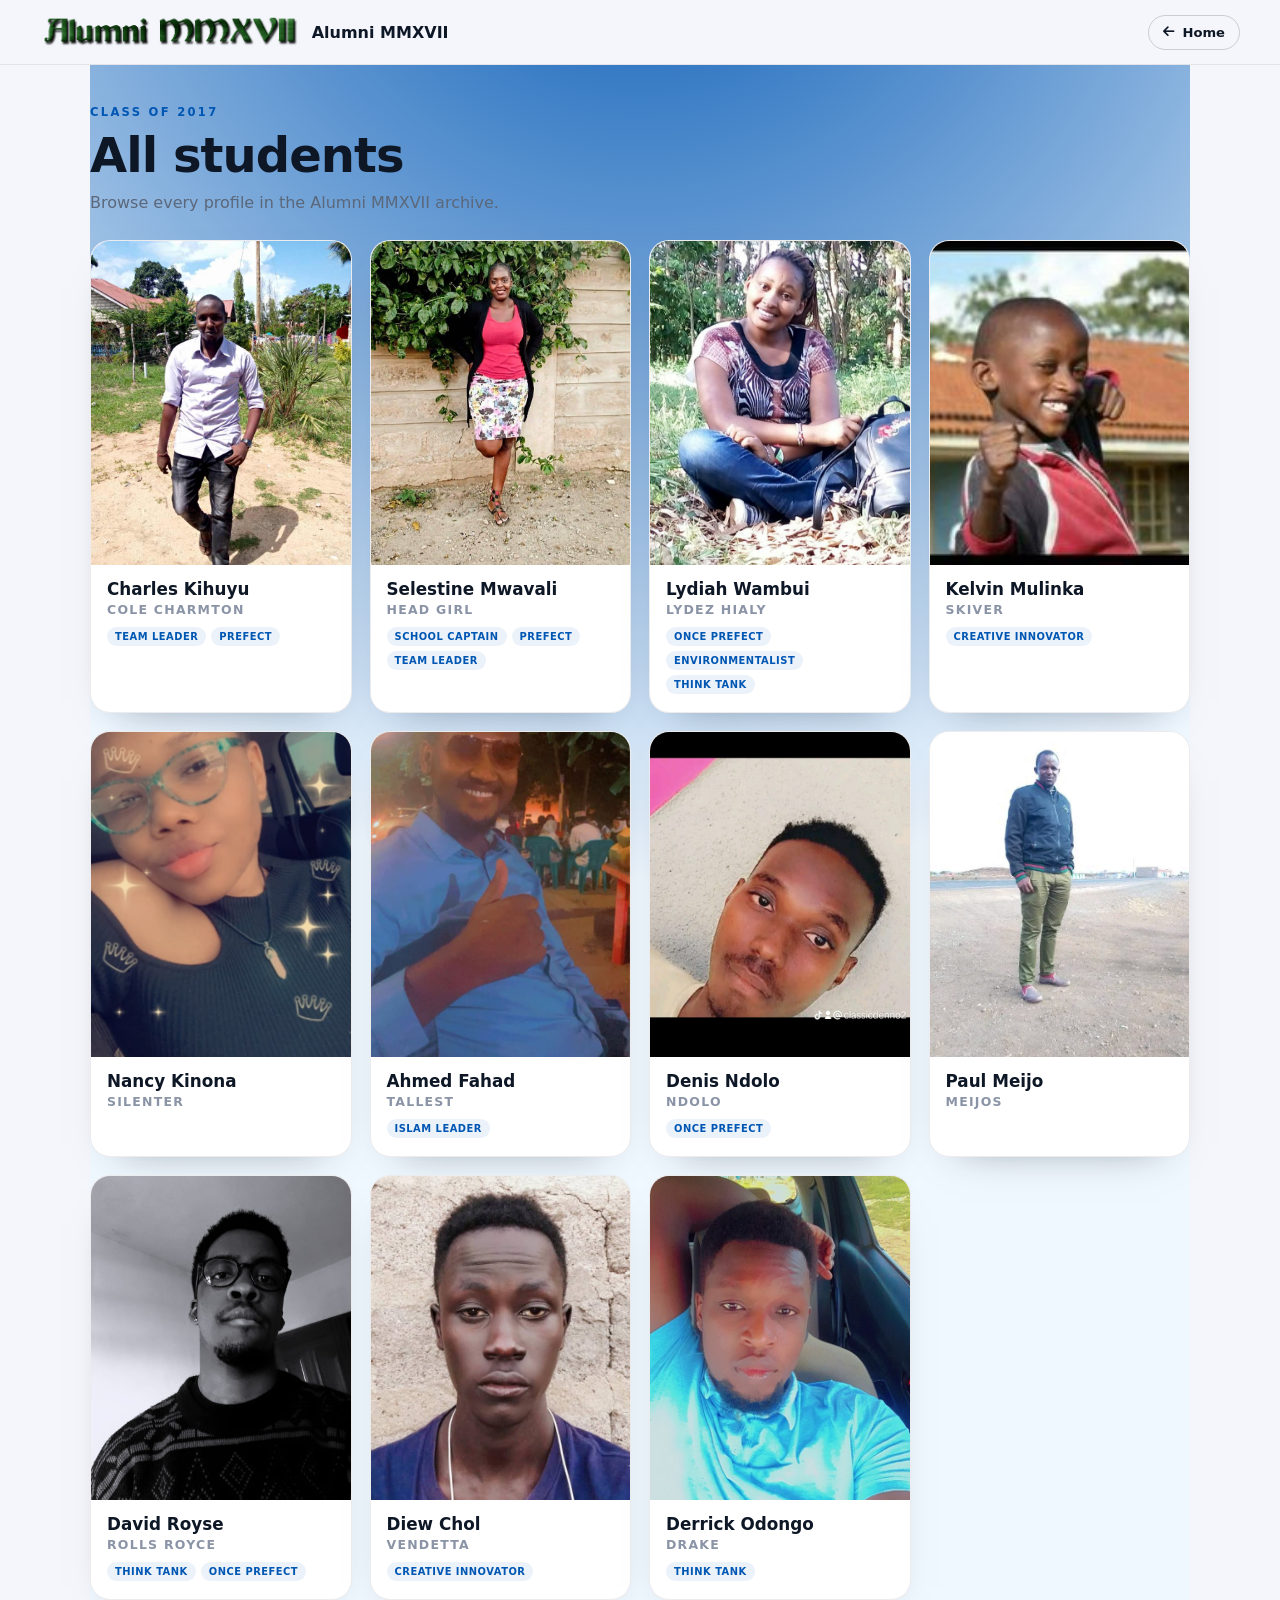
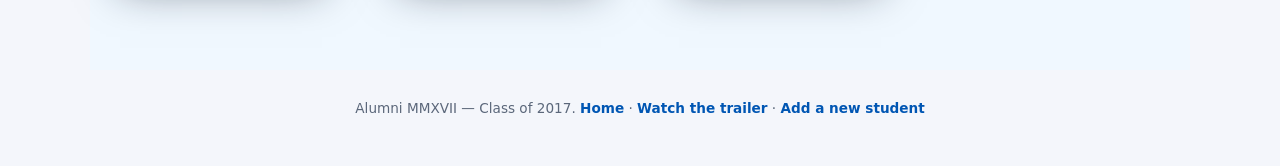
<file: students/index.html>
<!DOCTYPE html>
<html lang="en">
<head>
    <meta charset="UTF-8">
    <meta name="viewport" content="width=device-width, initial-scale=1.0">
    <meta name="color-scheme" content="light dark">
    <title>All Students - Class of 2017 | Alumni MMXVII</title>
    <meta name="description" content="Browse every student profile from the Class of 2017. Photos, tributes, favourite songs and memories.">
    <meta name="robots" content="index,follow">
    <link rel="canonical" href="https://classof2017.example.com/students/">
    <meta property="og:type" content="website">
    <meta property="og:title" content="All Students - Class of 2017 | Alumni MMXVII">
    <meta property="og:url" content="https://classof2017.example.com/students/">
    <meta property="og:image" content="https://classof2017.example.com/logo.png">
    <link rel="shortcut icon" href="../logo.png" type="image/x-icon">
    <link href="https://cdnjs.cloudflare.com/ajax/libs/font-awesome/6.5.1/css/all.min.css" rel="stylesheet">
    <link rel="stylesheet" href="../style.css">
</head>
<body class="directory-page">
    <header class="site-header">
        <a class="site-brand" href="../">
            <img src="../logo.png" alt="Alumni MMXVII logo">
            <span>Alumni MMXVII</span>
        </a>
        <a class="back-link" href="../"><i class="fas fa-arrow-left"></i> Home</a>
    </header>

    <main class="directory-main">
        <div class="directory-heading">
            <p class="eyebrow">Class of 2017</p>
            <h1>All students</h1>
            <p>Browse every profile in the Alumni MMXVII archive.</p>
        </div>
        <ul class="directory-grid">
            <li class="directory-card">
                <a href="./charles-kihuyu/">
                    <div class="directory-photo">
                        <img src="../photos/charles.jpg" alt="Charles Kihuyu Class of 2017" loading="lazy" decoding="async">
                    </div>
                    <div class="directory-info">
                        <h2>Charles Kihuyu</h2>
                        <p class="directory-alias">Cole Charmton</p>
                        <ul class="directory-roles"><li>Team leader</li><li>Prefect</li></ul>
                    </div>
                </a>
            </li>
            <li class="directory-card">
                <a href="./selestine-mwavali/">
                    <div class="directory-photo">
                        <img src="../photos/selestine.jpg" alt="Selestine Mwavali Class of 2017" loading="lazy" decoding="async">
                    </div>
                    <div class="directory-info">
                        <h2>Selestine Mwavali</h2>
                        <p class="directory-alias">Head Girl</p>
                        <ul class="directory-roles"><li>School Captain</li><li>Prefect</li><li>Team leader</li></ul>
                    </div>
                </a>
            </li>
            <li class="directory-card">
                <a href="./lydiah-wambui/">
                    <div class="directory-photo">
                        <img src="../photos/lydia.jpg" alt="Lydiah Wambui Class of 2017" loading="lazy" decoding="async">
                    </div>
                    <div class="directory-info">
                        <h2>Lydiah Wambui</h2>
                        <p class="directory-alias">Lydez Hialy</p>
                        <ul class="directory-roles"><li>Once Prefect</li><li>Environmentalist</li><li>Think tank</li></ul>
                    </div>
                </a>
            </li>
            <li class="directory-card">
                <a href="./kelvin-mulinka/">
                    <div class="directory-photo">
                        <img src="../photos/mulinka.png" alt="Kelvin Mulinka Class of 2017" loading="lazy" decoding="async">
                    </div>
                    <div class="directory-info">
                        <h2>Kelvin Mulinka</h2>
                        <p class="directory-alias">Skiver</p>
                        <ul class="directory-roles"><li>Creative Innovator</li></ul>
                    </div>
                </a>
            </li>
            <li class="directory-card">
                <a href="./nancy-kinona/">
                    <div class="directory-photo">
                        <img src="../photos/nancy.jpg" alt="Nancy Kinona Class of 2017" loading="lazy" decoding="async">
                    </div>
                    <div class="directory-info">
                        <h2>Nancy Kinona</h2>
                        <p class="directory-alias">Silenter</p>
                        
                    </div>
                </a>
            </li>
            <li class="directory-card">
                <a href="./ahmed-fahad/">
                    <div class="directory-photo">
                        <img src="../photos/fahad.jpg" alt="Ahmed Fahad Class of 2017" loading="lazy" decoding="async">
                    </div>
                    <div class="directory-info">
                        <h2>Ahmed Fahad</h2>
                        <p class="directory-alias">Tallest</p>
                        <ul class="directory-roles"><li>Islam leader</li></ul>
                    </div>
                </a>
            </li>
            <li class="directory-card">
                <a href="./denis-ndolo/">
                    <div class="directory-photo">
                        <img src="../photos/ndolo.jpeg" alt="Denis Ndolo Class of 2017" loading="lazy" decoding="async">
                    </div>
                    <div class="directory-info">
                        <h2>Denis Ndolo</h2>
                        <p class="directory-alias">Ndolo</p>
                        <ul class="directory-roles"><li>Once prefect</li></ul>
                    </div>
                </a>
            </li>
            <li class="directory-card">
                <a href="./paul-meijo/">
                    <div class="directory-photo">
                        <img src="../photos/paulmeijo.jpeg" alt="Paul Meijo Class of 2017" loading="lazy" decoding="async">
                    </div>
                    <div class="directory-info">
                        <h2>Paul Meijo</h2>
                        <p class="directory-alias">Meijos</p>
                        
                    </div>
                </a>
            </li>
            <li class="directory-card">
                <a href="./david-royse/">
                    <div class="directory-photo">
                        <img src="../photos/royse.jpeg" alt="David Royse Class of 2017" loading="lazy" decoding="async">
                    </div>
                    <div class="directory-info">
                        <h2>David Royse</h2>
                        <p class="directory-alias">Rolls Royce</p>
                        <ul class="directory-roles"><li>Think Tank</li><li>Once Prefect</li></ul>
                    </div>
                </a>
            </li>
            <li class="directory-card">
                <a href="./diew-chol/">
                    <div class="directory-photo">
                        <img src="../photos/diew.jpg" alt="Diew Chol Class of 2017" loading="lazy" decoding="async">
                    </div>
                    <div class="directory-info">
                        <h2>Diew Chol</h2>
                        <p class="directory-alias">Vendetta</p>
                        <ul class="directory-roles"><li>Creative Innovator</li></ul>
                    </div>
                </a>
            </li>
            <li class="directory-card">
                <a href="./derrick-odongo/">
                    <div class="directory-photo">
                        <img src="../photos/derrickodongo.jpeg" alt="Derrick Odongo Class of 2017" loading="lazy" decoding="async">
                    </div>
                    <div class="directory-info">
                        <h2>Derrick Odongo</h2>
                        <p class="directory-alias">Drake</p>
                        <ul class="directory-roles"><li>think tank</li></ul>
                    </div>
                </a>
            </li>
        </ul>
    </main>

    <footer class="site-footer">
        <p>Alumni MMXVII &mdash; Class of 2017. <a href="./">Home</a> &middot; <a href="./trailer/">Watch the trailer</a> &middot; <a href="./add-student/">Add a new student</a></p>
    </footer>
</body>
</html>
</file>
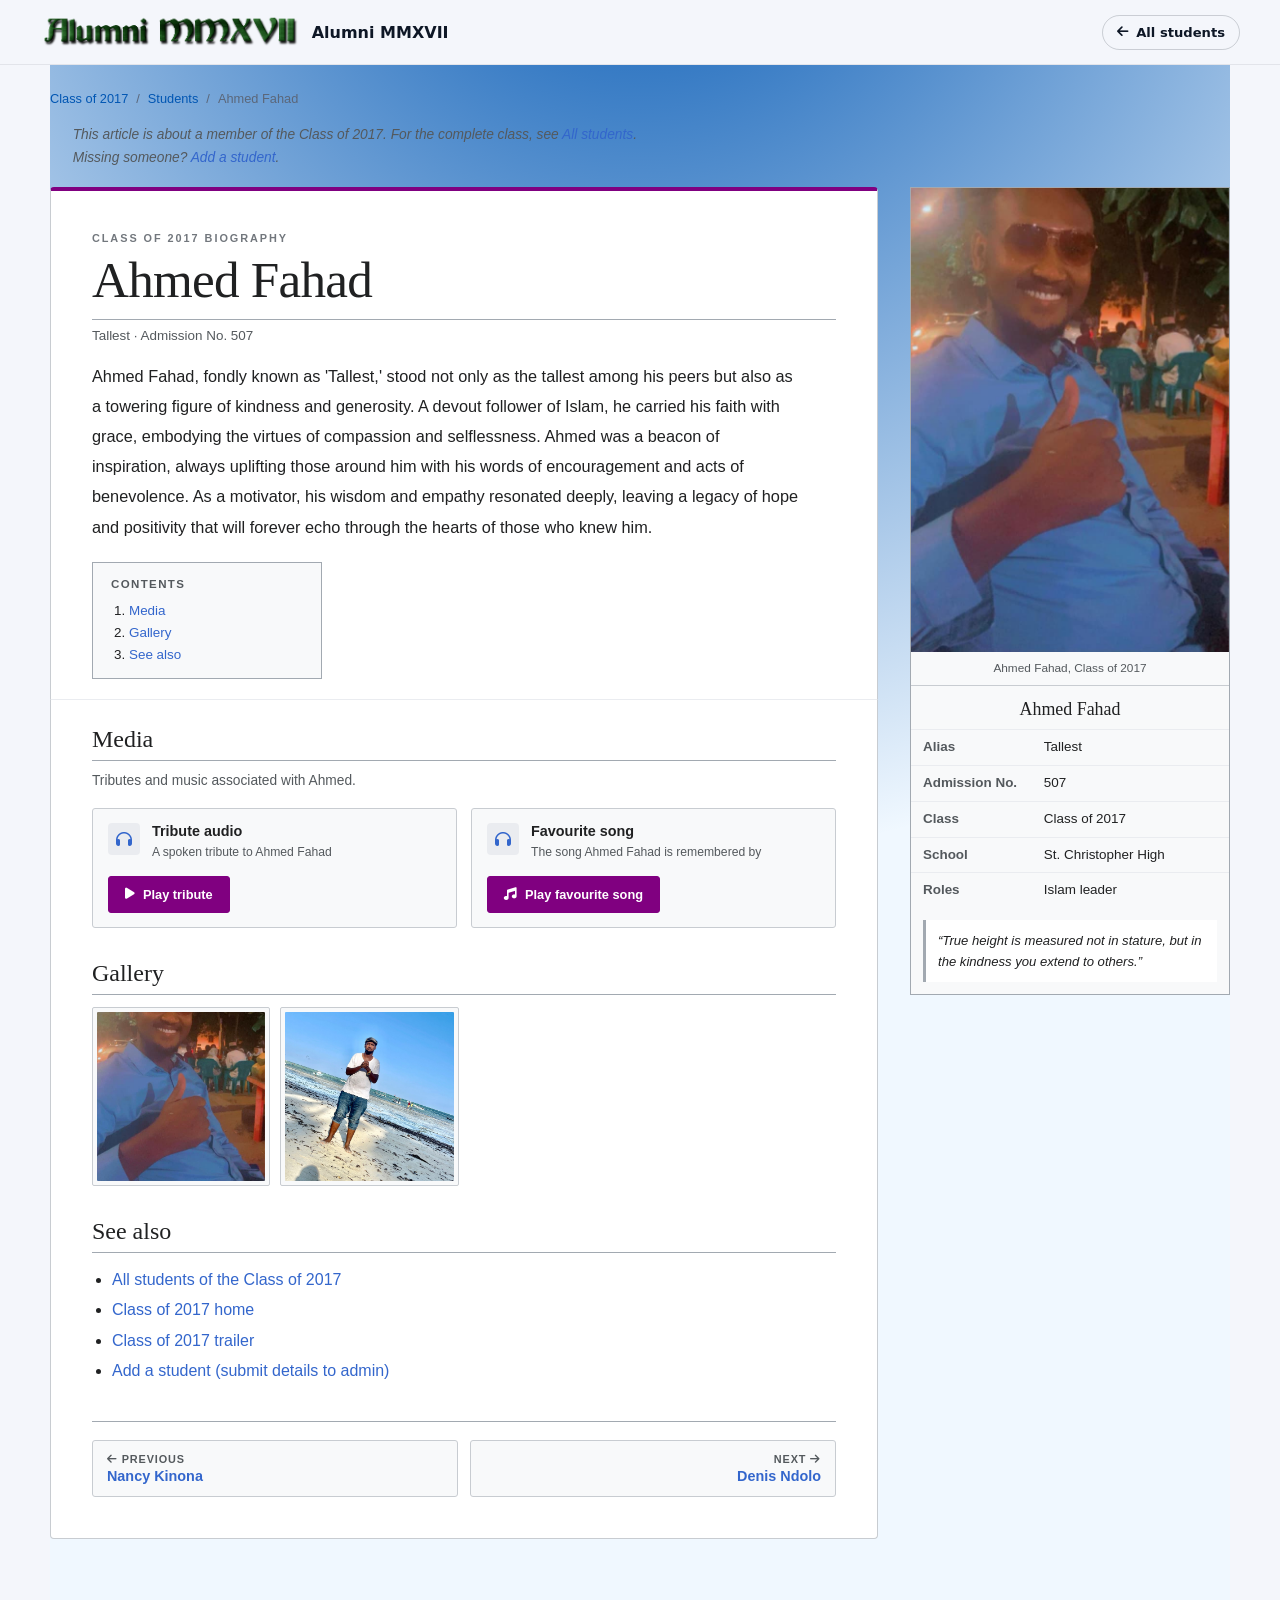
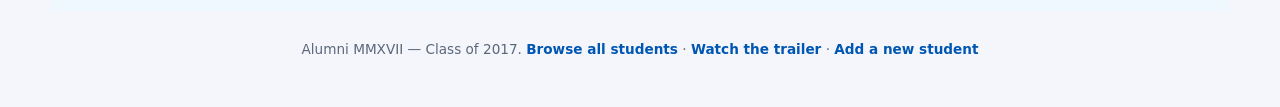
<file: students/ahmed-fahad/index.html>
<!DOCTYPE html>
<html lang="en">
<head>
    <meta charset="UTF-8">
    <meta name="viewport" content="width=device-width, initial-scale=1.0">
    <meta name="color-scheme" content="light dark">
    <title>Ahmed Fahad (Tallest) - Class of 2017 | Alumni MMXVII</title>
    <meta name="description" content="Ahmed Fahad, fondly known as &#39;Tallest,&#39; stood not only as the tallest among his peers but also as a towering figure of kindness and generosity. A devout...">
    <meta name="robots" content="index,follow">
    <link rel="canonical" href="https://classof2017.example.com/students/ahmed-fahad/">
    <meta property="og:type" content="profile">
    <meta property="og:title" content="Ahmed Fahad (Tallest) - Class of 2017 | Alumni MMXVII">
    <meta property="og:description" content="Ahmed Fahad, fondly known as &#39;Tallest,&#39; stood not only as the tallest among his peers but also as a towering figure of kindness and generosity. A devout...">
    <meta property="og:url" content="https://classof2017.example.com/students/ahmed-fahad/">
    <meta property="og:image" content="https://classof2017.example.com/photos/fahad.jpg">
    <meta property="og:site_name" content="Alumni MMXVII">
    <meta property="profile:first_name" content="Ahmed">
    <meta name="twitter:card" content="summary_large_image">
    <meta name="twitter:title" content="Ahmed Fahad (Tallest) - Class of 2017 | Alumni MMXVII">
    <meta name="twitter:description" content="Ahmed Fahad, fondly known as &#39;Tallest,&#39; stood not only as the tallest among his peers but also as a towering figure of kindness and generosity. A devout...">
    <meta name="twitter:image" content="https://classof2017.example.com/photos/fahad.jpg">
    <link rel="shortcut icon" href="../../logo.png" type="image/x-icon">
    <link href="https://cdnjs.cloudflare.com/ajax/libs/font-awesome/6.5.1/css/all.min.css" rel="stylesheet">
    <link rel="stylesheet" href="../../style.css">
    <script type="application/ld+json">[
  {
    "@context": "https://schema.org",
    "@type": "Person",
    "name": "Ahmed Fahad",
    "alternateName": "Tallest",
    "description": "Ahmed Fahad, fondly known as 'Tallest,' stood not only as the tallest among his peers but also as a towering figure of kindness and generosity. A devout follower of Islam, he carried his faith with grace, embodying the virtues of compassion and selflessness. Ahmed was a beacon of inspiration, always uplifting those around him with his words of encouragement and acts of benevolence. As a motivator, his wisdom and empathy resonated deeply, leaving a legacy of hope and positivity that will forever echo through the hearts of those who knew him.",
    "image": "https://classof2017.example.com/photos/fahad.jpg",
    "url": "https://classof2017.example.com/students/ahmed-fahad/",
    "alumniOf": {
      "@type": "EducationalOrganization",
      "name": "St. Christopher High"
    },
    "award": "Islam leader"
  },
  {
    "@context": "https://schema.org",
    "@type": "BreadcrumbList",
    "itemListElement": [
      {
        "@type": "ListItem",
        "position": 1,
        "name": "Class of 2017",
        "item": "https://classof2017.example.com/"
      },
      {
        "@type": "ListItem",
        "position": 2,
        "name": "Students",
        "item": "https://classof2017.example.com/students/"
      },
      {
        "@type": "ListItem",
        "position": 3,
        "name": "Ahmed Fahad",
        "item": "https://classof2017.example.com/students/ahmed-fahad/"
      }
    ]
  }
]</script>
</head>
<body class="profile-page wiki-page">
    <header class="site-header">
        <a class="site-brand" href="../../">
            <img src="../../logo.png" alt="Alumni MMXVII logo">
            <span>Alumni MMXVII</span>
        </a>
        <a class="back-link" href="../../"><i class="fas fa-arrow-left"></i> All students</a>
    </header>

    <main class="profile-main wiki-main">
        <nav class="breadcrumb" aria-label="Breadcrumb">
            <a href="../../">Class of 2017</a>
            <span aria-hidden="true">/</span>
            <a href="../">Students</a>
            <span aria-hidden="true">/</span>
            <span aria-current="page">Ahmed Fahad</span>
        </nav>

        <p class="wiki-hatnote">This article is about a member of the Class of 2017. For the complete class, see <a href="../">All students</a>. Missing someone? <a href="../../add-student/">Add a student</a>.</p>

        <div class="wiki-layout" style="--accent: purple; --accent-ink: #ffffff">
            <div class="wiki-header" style="--accent: purple">
                <p class="wiki-kicker">Class of 2017 biography</p>
                <h1>Ahmed Fahad</h1>
                <p class="wiki-subtitle">Tallest &middot; Admission No. 507</p>
                <p class="wiki-lead">Ahmed Fahad, fondly known as &#39;Tallest,&#39; stood not only as the tallest among his peers but also as a towering figure of kindness and generosity. A devout follower of Islam, he carried his faith with grace, embodying the virtues of compassion and selflessness. Ahmed was a beacon of inspiration, always uplifting those around him with his words of encouragement and acts of benevolence. As a motivator, his wisdom and empathy resonated deeply, leaving a legacy of hope and positivity that will forever echo through the hearts of those who knew him.</p>

                <nav class="wiki-toc" aria-label="Contents">
                    <h2>Contents</h2>
                    <ol>
                        <li><a href="#media">Media</a></li>
                        <li><a href="#gallery">Gallery</a></li>
                        <li><a href="#see-also">See also</a></li>
                    </ol>
                </nav>
            </div>

            <article class="wiki-article">
                <section class="wiki-section" id="media">
                    <h2>Media</h2>
                    <p class="wiki-section-note">Tributes and music associated with Ahmed.</p>
                    <div class="audio-grid">
                        
                <div class="audio-card audio-card-tribute">
                    <div class="audio-card-head">
                        <span class="audio-icon"><i class="fas fa-headphones"></i></span>
                        <div>
                            <h3>Tribute audio</h3>
                            <p>A spoken tribute to Ahmed Fahad</p>
                        </div>
                    </div>
                    <button class="audio-cta" type="button" data-tribute-open aria-haspopup="dialog"><i class="fas fa-play"></i> Play tribute</button>
                </div>
                        
                <div class="audio-card audio-card-favourite">
                    <div class="audio-card-head">
                        <span class="audio-icon"><i class="fas fa-headphones"></i></span>
                        <div>
                            <h3>Favourite song</h3>
                            <p>The song Ahmed Fahad is remembered by</p>
                        </div>
                    </div>
                    <button class="audio-cta" type="button" data-favourite-open aria-haspopup="dialog"><i class="fas fa-music"></i> Play favourite song</button>
                </div>
                    </div>
                </section>

                <section class="wiki-section" id="gallery">
                    <h2>Gallery</h2>
                    <div class="profile-gallery">
                    <figure class="gallery-item">
                        <img src="../../photos/fahad.jpg" alt="Ahmed Fahad Class of 2017 photo 1" loading="lazy" decoding="async">
                    </figure>
                    <figure class="gallery-item">
                        <img src="../../photos/fahad02.jpeg" alt="Ahmed Fahad Class of 2017 photo 2" loading="lazy" decoding="async">
                    </figure></div>
                </section>

                <section class="wiki-section" id="see-also">
                    <h2>See also</h2>
                    <ul class="wiki-see-also">
                        <li><a href="../">All students of the Class of 2017</a></li>
                        <li><a href="../../">Class of 2017 home</a></li>
                        <li><a href="../../trailer/">Class of 2017 trailer</a></li>
                        <li><a href="../../add-student/">Add a student (submit details to admin)</a></li>
                    </ul>
                </section>

                <nav class="wiki-nav" aria-label="More students">
                    <a class="wiki-nav-link" href="../nancy-kinona/">
                        <span class="wiki-nav-label"><i class="fas fa-arrow-left"></i> Previous</span>
                        <span class="wiki-nav-name">Nancy Kinona</span>
                    </a>
                    <a class="wiki-nav-link wiki-nav-next" href="../denis-ndolo/">
                        <span class="wiki-nav-label">Next <i class="fas fa-arrow-right"></i></span>
                        <span class="wiki-nav-name">Denis Ndolo</span>
                    </a>
                </nav>
            </article>

            <aside class="wiki-infobox" aria-label="Quick facts about Ahmed Fahad">
                <figure class="wiki-infobox-figure">
                    <img src="../../photos/fahad.jpg" alt="Ahmed Fahad, Tallest, Class of 2017" fetchpriority="high">
                    <figcaption>Ahmed Fahad, Class of 2017</figcaption>
                </figure>
                <h2>Ahmed Fahad</h2>
                <table class="wiki-infobox-table">
                    <tbody>
                        <tr><th scope="row">Alias</th><td>Tallest</td></tr>
                        <tr><th scope="row">Admission No.</th><td>507</td></tr>
                        <tr><th scope="row">Class</th><td>Class of 2017</td></tr>
                        <tr><th scope="row">School</th><td>St. Christopher High</td></tr>
                        <tr><th scope="row">Roles</th><td>Islam leader</td></tr>
                    </tbody>
                </table>
                <blockquote class="wiki-quote">&ldquo;True height is measured not in stature, but in the kindness you extend to others.&rdquo;</blockquote>
            </aside>
        </div>
    </main>

    <div class="tribute-overlay" id="tribute-overlay" aria-hidden="true" style="--accent: purple; --accent-ink: #ffffff">
        <div class="tribute-dialog" role="dialog" aria-modal="true" aria-labelledby="tribute-title">
            <button class="tribute-close" type="button" data-tribute-close aria-label="Close tribute"><i class="fas fa-xmark"></i></button>
            <div class="tribute-visual">
                <img src="../../photos/fahad.jpg" alt="Ahmed Fahad" loading="lazy" decoding="async">
                <div class="tribute-visual-copy">
                    <p class="tribute-kicker">Class of 2017 tribute</p>
                    <h2 id="tribute-title">Ahmed Fahad</h2>
                    <p>Tallest &middot; Admission No. 507</p>
                </div>
            </div>
            <div class="tribute-body">
                <div class="tribute-description-card">
                    <blockquote class="tribute-quote">&ldquo;True height is measured not in stature, but in the kindness you extend to others.&rdquo;</blockquote>
                    <p class="tribute-description">Ahmed Fahad, fondly known as &#39;Tallest,&#39; stood not only as the tallest among his peers but also as a towering figure of kindness and generosity. A devout follower of Islam, he carried his faith with grace, embodying the virtues of compassion and selflessness. Ahmed was a beacon of inspiration, always uplifting those around him with his words of encouragement and acts of benevolence. As a motivator, his wisdom and empathy resonated deeply, leaving a legacy of hope and positivity that will forever echo through the hearts of those who knew him.</p>
                </div>
                <div class="tribute-actions">
                    <button class="tribute-play" type="button" data-tribute-play>
                        <i class="fas fa-play"></i><span>Play tribute</span>
                    </button>
                    <a class="tribute-cta" href="#gallery" data-tribute-gallery><i class="fas fa-images"></i> View photos</a>
                    <a class="tribute-cta tribute-cta-ghost" href="../denis-ndolo/">Next: Denis Ndolo <i class="fas fa-arrow-right"></i></a>
                </div>
                <div class="tribute-progress" aria-hidden="true"><span data-tribute-progress></span></div>
                <div class="tribute-times"><span data-tribute-current>0:00</span><span data-tribute-duration>0:00</span></div>
                <audio data-tribute-audio preload="metadata" src="../../readers/fahadAudio.mp3"></audio>
            </div>
        </div>
    </div>

    <div class="media-overlay profile-media-overlay" id="favourite-overlay" role="dialog" aria-modal="true" aria-label="Favourite song player for Ahmed Fahad" aria-hidden="true" style="--accent: purple; --accent-ink: #ffffff">
        <button type="button" class="media-close" data-favourite-close aria-label="Close favourite song player"><span>&times;</span></button>
        <div class="media-content">
            <div class="beatsync">
                <div class="beatsync-photo" data-favourite-photo></div>
                <div class="beatsync-glow" aria-hidden="true"></div>
                <span class="beatsync-badge"><i class="fas fa-music"></i> Now playing</span>
                <div class="beatsync-eq" aria-hidden="true"><span></span><span></span><span></span><span></span><span></span><span></span><span></span><span></span><span></span><span></span><span></span><span></span><span></span><span></span><span></span><span></span><span></span><span></span><span></span><span></span></div>
            </div>
            <div class="quote-content">
                <p class="media-kicker">Favourite song</p>
                <h3 class="media-name">Ahmed Fahad</h3>
                <p class="media-quote">True height is measured not in stature, but in the kindness you extend to others.</p>
                <div class="media-actions">
                    <button class="media-toggle" type="button" data-favourite-toggle><i class="fas fa-play"></i><span>Play song</span></button>
                    <a class="media-link" href="#gallery" data-favourite-gallery><i class="fas fa-images"></i> Photos</a>
                    <a class="media-link media-link-ghost" href="../denis-ndolo/">Next: Denis Ndolo</a>
                </div>
                <div class="media-progress" aria-hidden="true"><span data-favourite-progress></span></div>
                <div class="media-times"><span data-favourite-current>0:00</span><span data-favourite-duration>0:00</span></div>
                <div hidden><span data-favourite-photo-url="../../photos/fahad.jpg"></span><span data-favourite-photo-url="../../photos/fahad02.jpeg"></span></div>
                <audio data-favourite-audio preload="metadata" src="../../readers/fahadfav.mp3"></audio>
            </div>
        </div>
    </div>

    <footer class="site-footer">
        <p>Alumni MMXVII &mdash; Class of 2017. <a href="../">Browse all students</a> &middot; <a href="../../trailer/">Watch the trailer</a> &middot; <a href="../../add-student/">Add a new student</a></p>
    </footer>
    <script src="../../profile.js" defer></script>
</body>
</html>
</file>
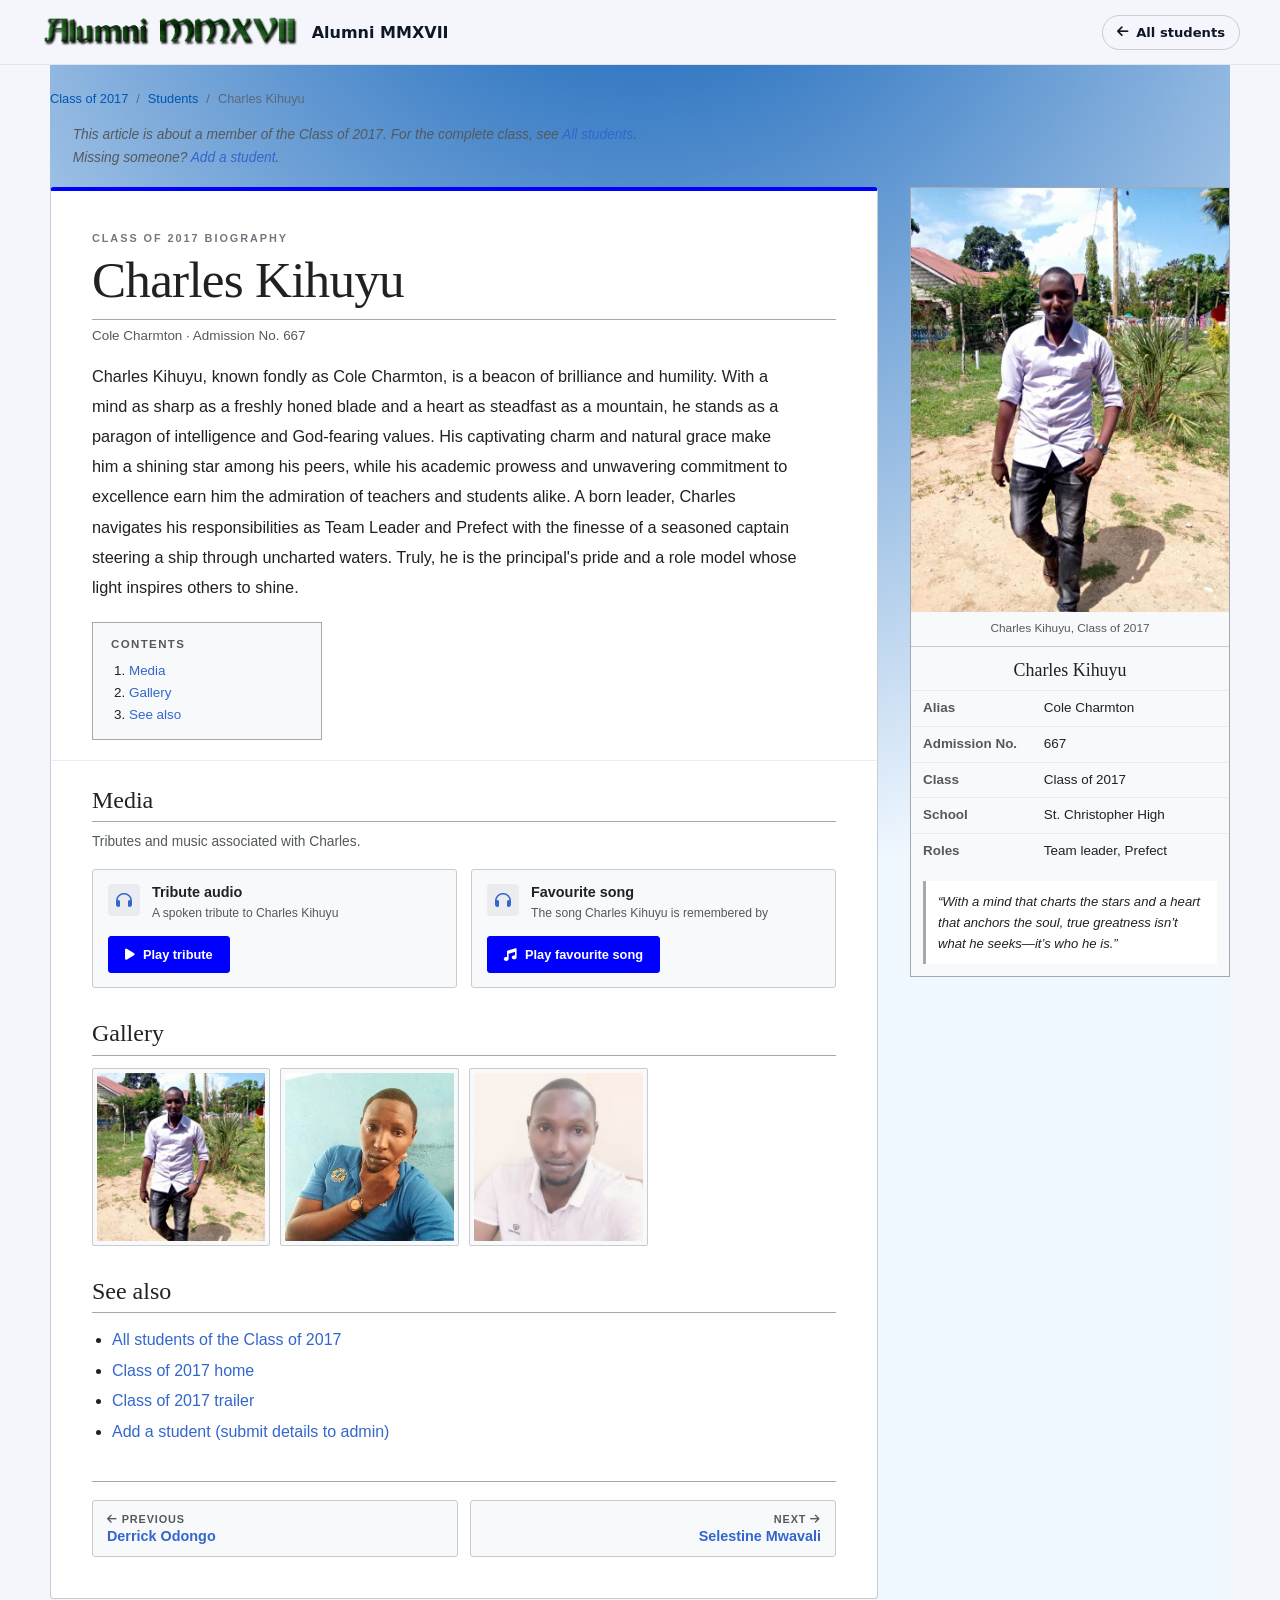
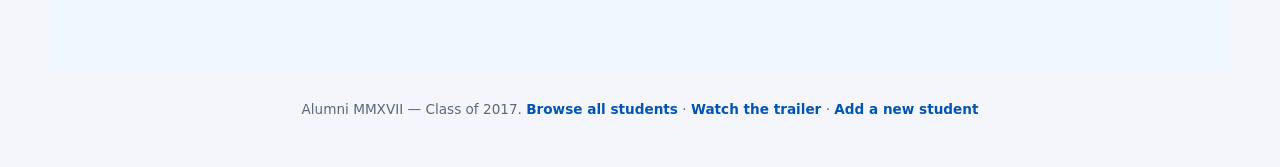
<file: students/charles-kihuyu/index.html>
<!DOCTYPE html>
<html lang="en">
<head>
    <meta charset="UTF-8">
    <meta name="viewport" content="width=device-width, initial-scale=1.0">
    <meta name="color-scheme" content="light dark">
    <title>Charles Kihuyu (Cole Charmton) - Class of 2017 | Alumni MMXVII</title>
    <meta name="description" content="Charles Kihuyu, known fondly as Cole Charmton, is a beacon of brilliance and humility. With a mind as sharp as a freshly honed blade and a heart as...">
    <meta name="robots" content="index,follow">
    <link rel="canonical" href="https://classof2017.example.com/students/charles-kihuyu/">
    <meta property="og:type" content="profile">
    <meta property="og:title" content="Charles Kihuyu (Cole Charmton) - Class of 2017 | Alumni MMXVII">
    <meta property="og:description" content="Charles Kihuyu, known fondly as Cole Charmton, is a beacon of brilliance and humility. With a mind as sharp as a freshly honed blade and a heart as...">
    <meta property="og:url" content="https://classof2017.example.com/students/charles-kihuyu/">
    <meta property="og:image" content="https://classof2017.example.com/photos/charles.jpg">
    <meta property="og:site_name" content="Alumni MMXVII">
    <meta property="profile:first_name" content="Charles">
    <meta name="twitter:card" content="summary_large_image">
    <meta name="twitter:title" content="Charles Kihuyu (Cole Charmton) - Class of 2017 | Alumni MMXVII">
    <meta name="twitter:description" content="Charles Kihuyu, known fondly as Cole Charmton, is a beacon of brilliance and humility. With a mind as sharp as a freshly honed blade and a heart as...">
    <meta name="twitter:image" content="https://classof2017.example.com/photos/charles.jpg">
    <link rel="shortcut icon" href="../../logo.png" type="image/x-icon">
    <link href="https://cdnjs.cloudflare.com/ajax/libs/font-awesome/6.5.1/css/all.min.css" rel="stylesheet">
    <link rel="stylesheet" href="../../style.css">
    <script type="application/ld+json">[
  {
    "@context": "https://schema.org",
    "@type": "Person",
    "name": "Charles Kihuyu",
    "alternateName": "Cole Charmton",
    "description": "Charles Kihuyu, known fondly as Cole Charmton, is a beacon of brilliance and humility. With a mind as sharp as a freshly honed blade and a heart as steadfast as a mountain, he stands as a paragon of intelligence and God-fearing values. His captivating charm and natural grace make him a shining star among his peers, while his academic prowess and unwavering commitment to excellence earn him the admiration of teachers and students alike. A born leader, Charles navigates his responsibilities as Team Leader and Prefect with the finesse of a seasoned captain steering a ship through uncharted waters. Truly, he is the principal's pride and a role model whose light inspires others to shine.",
    "image": "https://classof2017.example.com/photos/charles.jpg",
    "url": "https://classof2017.example.com/students/charles-kihuyu/",
    "alumniOf": {
      "@type": "EducationalOrganization",
      "name": "St. Christopher High"
    },
    "award": "Team leader, Prefect"
  },
  {
    "@context": "https://schema.org",
    "@type": "BreadcrumbList",
    "itemListElement": [
      {
        "@type": "ListItem",
        "position": 1,
        "name": "Class of 2017",
        "item": "https://classof2017.example.com/"
      },
      {
        "@type": "ListItem",
        "position": 2,
        "name": "Students",
        "item": "https://classof2017.example.com/students/"
      },
      {
        "@type": "ListItem",
        "position": 3,
        "name": "Charles Kihuyu",
        "item": "https://classof2017.example.com/students/charles-kihuyu/"
      }
    ]
  }
]</script>
</head>
<body class="profile-page wiki-page">
    <header class="site-header">
        <a class="site-brand" href="../../">
            <img src="../../logo.png" alt="Alumni MMXVII logo">
            <span>Alumni MMXVII</span>
        </a>
        <a class="back-link" href="../../"><i class="fas fa-arrow-left"></i> All students</a>
    </header>

    <main class="profile-main wiki-main">
        <nav class="breadcrumb" aria-label="Breadcrumb">
            <a href="../../">Class of 2017</a>
            <span aria-hidden="true">/</span>
            <a href="../">Students</a>
            <span aria-hidden="true">/</span>
            <span aria-current="page">Charles Kihuyu</span>
        </nav>

        <p class="wiki-hatnote">This article is about a member of the Class of 2017. For the complete class, see <a href="../">All students</a>. Missing someone? <a href="../../add-student/">Add a student</a>.</p>

        <div class="wiki-layout" style="--accent: Blue; --accent-ink: #ffffff">
            <div class="wiki-header" style="--accent: Blue">
                <p class="wiki-kicker">Class of 2017 biography</p>
                <h1>Charles Kihuyu</h1>
                <p class="wiki-subtitle">Cole Charmton &middot; Admission No. 667</p>
                <p class="wiki-lead">Charles Kihuyu, known fondly as Cole Charmton, is a beacon of brilliance and humility. With a mind as sharp as a freshly honed blade and a heart as steadfast as a mountain, he stands as a paragon of intelligence and God-fearing values. His captivating charm and natural grace make him a shining star among his peers, while his academic prowess and unwavering commitment to excellence earn him the admiration of teachers and students alike. A born leader, Charles navigates his responsibilities as Team Leader and Prefect with the finesse of a seasoned captain steering a ship through uncharted waters. Truly, he is the principal&#39;s pride and a role model whose light inspires others to shine.</p>

                <nav class="wiki-toc" aria-label="Contents">
                    <h2>Contents</h2>
                    <ol>
                        <li><a href="#media">Media</a></li>
                        <li><a href="#gallery">Gallery</a></li>
                        <li><a href="#see-also">See also</a></li>
                    </ol>
                </nav>
            </div>

            <article class="wiki-article">
                <section class="wiki-section" id="media">
                    <h2>Media</h2>
                    <p class="wiki-section-note">Tributes and music associated with Charles.</p>
                    <div class="audio-grid">
                        
                <div class="audio-card audio-card-tribute">
                    <div class="audio-card-head">
                        <span class="audio-icon"><i class="fas fa-headphones"></i></span>
                        <div>
                            <h3>Tribute audio</h3>
                            <p>A spoken tribute to Charles Kihuyu</p>
                        </div>
                    </div>
                    <button class="audio-cta" type="button" data-tribute-open aria-haspopup="dialog"><i class="fas fa-play"></i> Play tribute</button>
                </div>
                        
                <div class="audio-card audio-card-favourite">
                    <div class="audio-card-head">
                        <span class="audio-icon"><i class="fas fa-headphones"></i></span>
                        <div>
                            <h3>Favourite song</h3>
                            <p>The song Charles Kihuyu is remembered by</p>
                        </div>
                    </div>
                    <button class="audio-cta" type="button" data-favourite-open aria-haspopup="dialog"><i class="fas fa-music"></i> Play favourite song</button>
                </div>
                    </div>
                </section>

                <section class="wiki-section" id="gallery">
                    <h2>Gallery</h2>
                    <div class="profile-gallery">
                    <figure class="gallery-item">
                        <img src="../../photos/charles.jpg" alt="Charles Kihuyu Class of 2017 photo 1" loading="lazy" decoding="async">
                    </figure>
                    <figure class="gallery-item">
                        <img src="../../photos/charles02.jpg" alt="Charles Kihuyu Class of 2017 photo 2" loading="lazy" decoding="async">
                    </figure>
                    <figure class="gallery-item">
                        <img src="../../photos/charles03.jpg" alt="Charles Kihuyu Class of 2017 photo 3" loading="lazy" decoding="async">
                    </figure></div>
                </section>

                <section class="wiki-section" id="see-also">
                    <h2>See also</h2>
                    <ul class="wiki-see-also">
                        <li><a href="../">All students of the Class of 2017</a></li>
                        <li><a href="../../">Class of 2017 home</a></li>
                        <li><a href="../../trailer/">Class of 2017 trailer</a></li>
                        <li><a href="../../add-student/">Add a student (submit details to admin)</a></li>
                    </ul>
                </section>

                <nav class="wiki-nav" aria-label="More students">
                    <a class="wiki-nav-link" href="../derrick-odongo/">
                        <span class="wiki-nav-label"><i class="fas fa-arrow-left"></i> Previous</span>
                        <span class="wiki-nav-name">Derrick Odongo</span>
                    </a>
                    <a class="wiki-nav-link wiki-nav-next" href="../selestine-mwavali/">
                        <span class="wiki-nav-label">Next <i class="fas fa-arrow-right"></i></span>
                        <span class="wiki-nav-name">Selestine Mwavali</span>
                    </a>
                </nav>
            </article>

            <aside class="wiki-infobox" aria-label="Quick facts about Charles Kihuyu">
                <figure class="wiki-infobox-figure">
                    <img src="../../photos/charles.jpg" alt="Charles Kihuyu, Cole Charmton, Class of 2017" fetchpriority="high">
                    <figcaption>Charles Kihuyu, Class of 2017</figcaption>
                </figure>
                <h2>Charles Kihuyu</h2>
                <table class="wiki-infobox-table">
                    <tbody>
                        <tr><th scope="row">Alias</th><td>Cole Charmton</td></tr>
                        <tr><th scope="row">Admission No.</th><td>667</td></tr>
                        <tr><th scope="row">Class</th><td>Class of 2017</td></tr>
                        <tr><th scope="row">School</th><td>St. Christopher High</td></tr>
                        <tr><th scope="row">Roles</th><td>Team leader, Prefect</td></tr>
                    </tbody>
                </table>
                <blockquote class="wiki-quote">&ldquo;With a mind that charts the stars and a heart that anchors the soul, true greatness isn’t what he seeks—it’s who he is.&rdquo;</blockquote>
            </aside>
        </div>
    </main>

    <div class="tribute-overlay" id="tribute-overlay" aria-hidden="true" style="--accent: Blue; --accent-ink: #ffffff">
        <div class="tribute-dialog" role="dialog" aria-modal="true" aria-labelledby="tribute-title">
            <button class="tribute-close" type="button" data-tribute-close aria-label="Close tribute"><i class="fas fa-xmark"></i></button>
            <div class="tribute-visual">
                <img src="../../photos/charles.jpg" alt="Charles Kihuyu" loading="lazy" decoding="async">
                <div class="tribute-visual-copy">
                    <p class="tribute-kicker">Class of 2017 tribute</p>
                    <h2 id="tribute-title">Charles Kihuyu</h2>
                    <p>Cole Charmton &middot; Admission No. 667</p>
                </div>
            </div>
            <div class="tribute-body">
                <div class="tribute-description-card">
                    <blockquote class="tribute-quote">&ldquo;With a mind that charts the stars and a heart that anchors the soul, true greatness isn’t what he seeks—it’s who he is.&rdquo;</blockquote>
                    <p class="tribute-description">Charles Kihuyu, known fondly as Cole Charmton, is a beacon of brilliance and humility. With a mind as sharp as a freshly honed blade and a heart as steadfast as a mountain, he stands as a paragon of intelligence and God-fearing values. His captivating charm and natural grace make him a shining star among his peers, while his academic prowess and unwavering commitment to excellence earn him the admiration of teachers and students alike. A born leader, Charles navigates his responsibilities as Team Leader and Prefect with the finesse of a seasoned captain steering a ship through uncharted waters. Truly, he is the principal&#39;s pride and a role model whose light inspires others to shine.</p>
                </div>
                <div class="tribute-actions">
                    <button class="tribute-play" type="button" data-tribute-play>
                        <i class="fas fa-play"></i><span>Play tribute</span>
                    </button>
                    <a class="tribute-cta" href="#gallery" data-tribute-gallery><i class="fas fa-images"></i> View photos</a>
                    <a class="tribute-cta tribute-cta-ghost" href="../selestine-mwavali/">Next: Selestine Mwavali <i class="fas fa-arrow-right"></i></a>
                </div>
                <div class="tribute-progress" aria-hidden="true"><span data-tribute-progress></span></div>
                <div class="tribute-times"><span data-tribute-current>0:00</span><span data-tribute-duration>0:00</span></div>
                <audio data-tribute-audio preload="metadata" src="../../readers/charlesAudio.mp3"></audio>
            </div>
        </div>
    </div>

    <div class="media-overlay profile-media-overlay" id="favourite-overlay" role="dialog" aria-modal="true" aria-label="Favourite song player for Charles Kihuyu" aria-hidden="true" style="--accent: Blue; --accent-ink: #ffffff">
        <button type="button" class="media-close" data-favourite-close aria-label="Close favourite song player"><span>&times;</span></button>
        <div class="media-content">
            <div class="beatsync">
                <div class="beatsync-photo" data-favourite-photo></div>
                <div class="beatsync-glow" aria-hidden="true"></div>
                <span class="beatsync-badge"><i class="fas fa-music"></i> Now playing</span>
                <div class="beatsync-eq" aria-hidden="true"><span></span><span></span><span></span><span></span><span></span><span></span><span></span><span></span><span></span><span></span><span></span><span></span><span></span><span></span><span></span><span></span><span></span><span></span><span></span><span></span></div>
            </div>
            <div class="quote-content">
                <p class="media-kicker">Favourite song</p>
                <h3 class="media-name">Charles Kihuyu</h3>
                <p class="media-quote">With a mind that charts the stars and a heart that anchors the soul, true greatness isn’t what he seeks—it’s who he is.</p>
                <div class="media-actions">
                    <button class="media-toggle" type="button" data-favourite-toggle><i class="fas fa-play"></i><span>Play song</span></button>
                    <a class="media-link" href="#gallery" data-favourite-gallery><i class="fas fa-images"></i> Photos</a>
                    <a class="media-link media-link-ghost" href="../selestine-mwavali/">Next: Selestine Mwavali</a>
                </div>
                <div class="media-progress" aria-hidden="true"><span data-favourite-progress></span></div>
                <div class="media-times"><span data-favourite-current>0:00</span><span data-favourite-duration>0:00</span></div>
                <div hidden><span data-favourite-photo-url="../../photos/charles.jpg"></span><span data-favourite-photo-url="../../photos/charles02.jpg"></span><span data-favourite-photo-url="../../photos/charles03.jpg"></span></div>
                <audio data-favourite-audio preload="metadata" src="../../readers/charlesfav.mp3"></audio>
            </div>
        </div>
    </div>

    <footer class="site-footer">
        <p>Alumni MMXVII &mdash; Class of 2017. <a href="../">Browse all students</a> &middot; <a href="../../trailer/">Watch the trailer</a> &middot; <a href="../../add-student/">Add a new student</a></p>
    </footer>
    <script src="../../profile.js" defer></script>
</body>
</html>
</file>
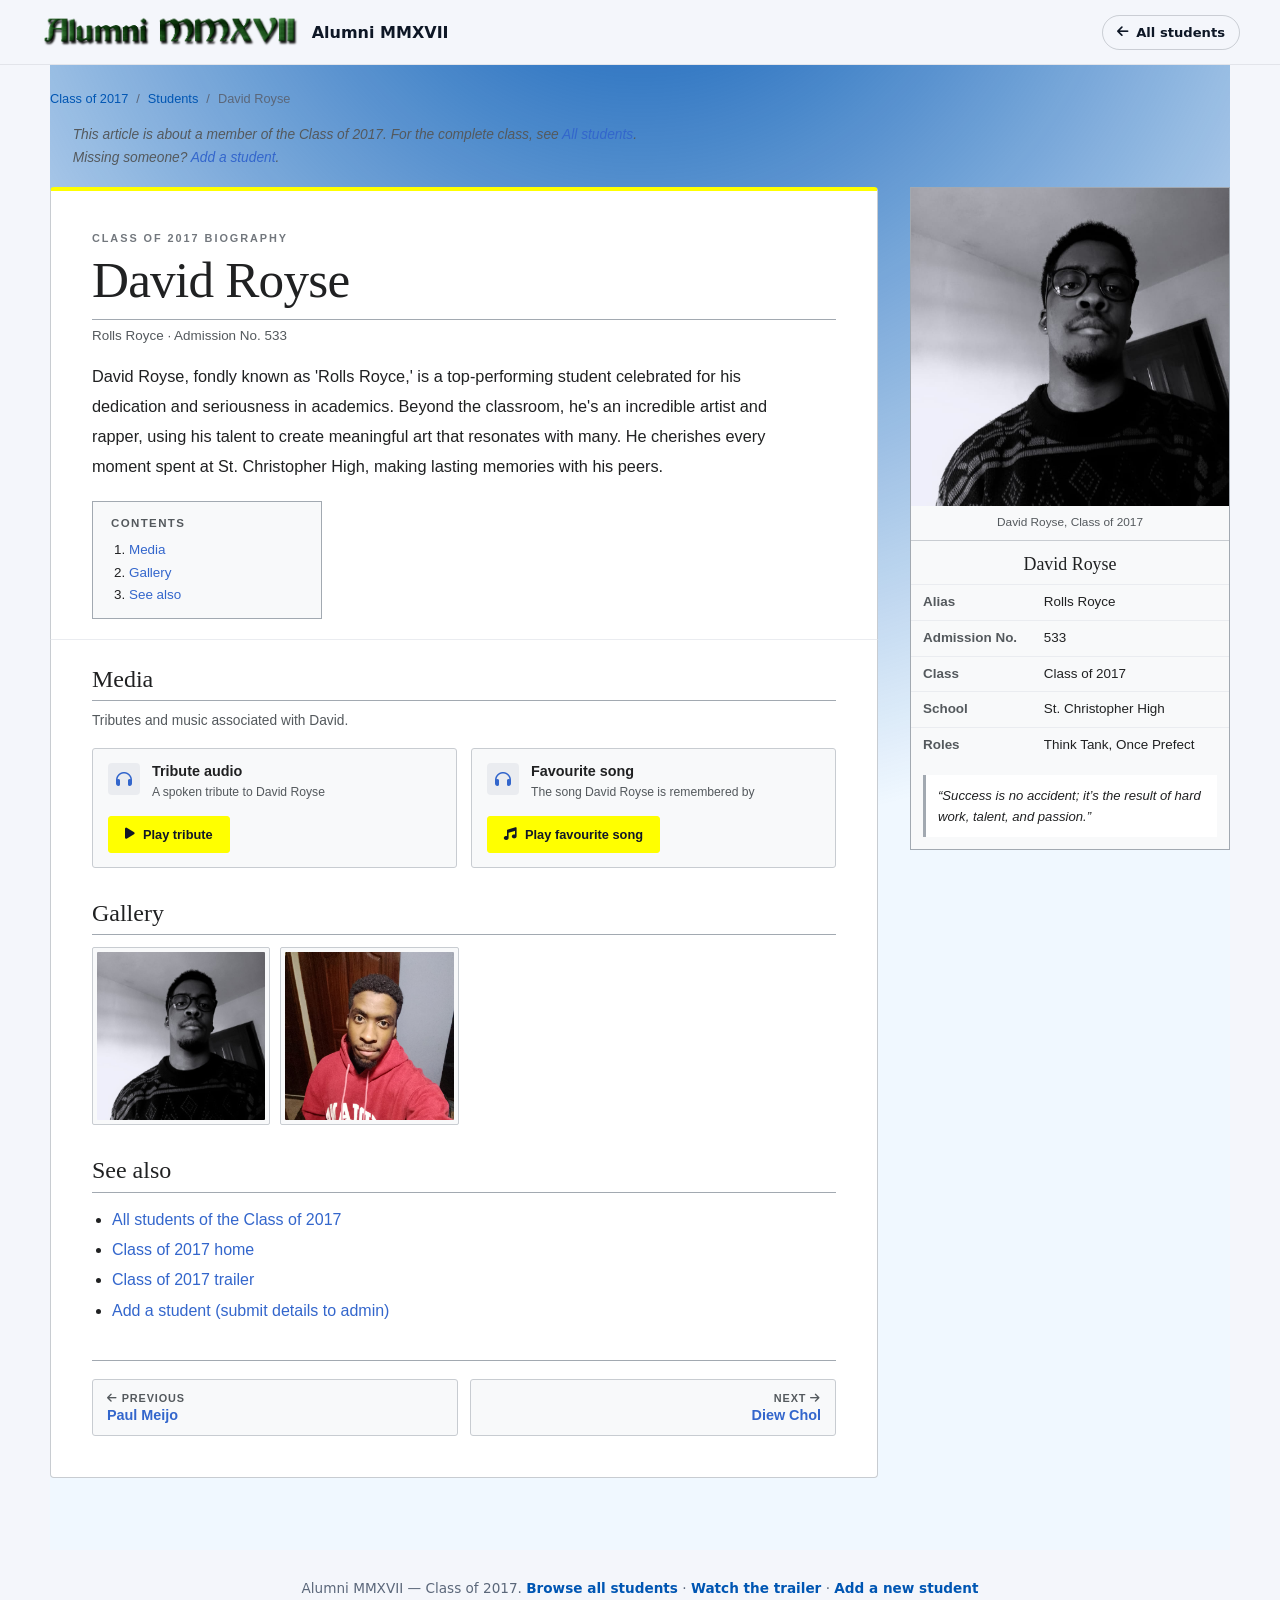
<file: students/david-royse/index.html>
<!DOCTYPE html>
<html lang="en">
<head>
    <meta charset="UTF-8">
    <meta name="viewport" content="width=device-width, initial-scale=1.0">
    <meta name="color-scheme" content="light dark">
    <title>David Royse (Rolls Royce) - Class of 2017 | Alumni MMXVII</title>
    <meta name="description" content="David Royse, fondly known as &#39;Rolls Royce,&#39; is a top-performing student celebrated for his dedication and seriousness in academics. Beyond the classroom,...">
    <meta name="robots" content="index,follow">
    <link rel="canonical" href="https://classof2017.example.com/students/david-royse/">
    <meta property="og:type" content="profile">
    <meta property="og:title" content="David Royse (Rolls Royce) - Class of 2017 | Alumni MMXVII">
    <meta property="og:description" content="David Royse, fondly known as &#39;Rolls Royce,&#39; is a top-performing student celebrated for his dedication and seriousness in academics. Beyond the classroom,...">
    <meta property="og:url" content="https://classof2017.example.com/students/david-royse/">
    <meta property="og:image" content="https://classof2017.example.com/photos/royse.jpeg">
    <meta property="og:site_name" content="Alumni MMXVII">
    <meta property="profile:first_name" content="David">
    <meta name="twitter:card" content="summary_large_image">
    <meta name="twitter:title" content="David Royse (Rolls Royce) - Class of 2017 | Alumni MMXVII">
    <meta name="twitter:description" content="David Royse, fondly known as &#39;Rolls Royce,&#39; is a top-performing student celebrated for his dedication and seriousness in academics. Beyond the classroom,...">
    <meta name="twitter:image" content="https://classof2017.example.com/photos/royse.jpeg">
    <link rel="shortcut icon" href="../../logo.png" type="image/x-icon">
    <link href="https://cdnjs.cloudflare.com/ajax/libs/font-awesome/6.5.1/css/all.min.css" rel="stylesheet">
    <link rel="stylesheet" href="../../style.css">
    <script type="application/ld+json">[
  {
    "@context": "https://schema.org",
    "@type": "Person",
    "name": "David Royse",
    "alternateName": "Rolls Royce",
    "description": "David Royse, fondly known as 'Rolls Royce,' is a top-performing student celebrated for his dedication and seriousness in academics. Beyond the classroom, he's an incredible artist and rapper, using his talent to create meaningful art that resonates with many. He cherishes every moment spent at St. Christopher High, making lasting memories with his peers.",
    "image": "https://classof2017.example.com/photos/royse.jpeg",
    "url": "https://classof2017.example.com/students/david-royse/",
    "alumniOf": {
      "@type": "EducationalOrganization",
      "name": "St. Christopher High"
    },
    "award": "Think Tank, Once Prefect"
  },
  {
    "@context": "https://schema.org",
    "@type": "BreadcrumbList",
    "itemListElement": [
      {
        "@type": "ListItem",
        "position": 1,
        "name": "Class of 2017",
        "item": "https://classof2017.example.com/"
      },
      {
        "@type": "ListItem",
        "position": 2,
        "name": "Students",
        "item": "https://classof2017.example.com/students/"
      },
      {
        "@type": "ListItem",
        "position": 3,
        "name": "David Royse",
        "item": "https://classof2017.example.com/students/david-royse/"
      }
    ]
  }
]</script>
</head>
<body class="profile-page wiki-page">
    <header class="site-header">
        <a class="site-brand" href="../../">
            <img src="../../logo.png" alt="Alumni MMXVII logo">
            <span>Alumni MMXVII</span>
        </a>
        <a class="back-link" href="../../"><i class="fas fa-arrow-left"></i> All students</a>
    </header>

    <main class="profile-main wiki-main">
        <nav class="breadcrumb" aria-label="Breadcrumb">
            <a href="../../">Class of 2017</a>
            <span aria-hidden="true">/</span>
            <a href="../">Students</a>
            <span aria-hidden="true">/</span>
            <span aria-current="page">David Royse</span>
        </nav>

        <p class="wiki-hatnote">This article is about a member of the Class of 2017. For the complete class, see <a href="../">All students</a>. Missing someone? <a href="../../add-student/">Add a student</a>.</p>

        <div class="wiki-layout" style="--accent: yellow; --accent-ink: #111827">
            <div class="wiki-header" style="--accent: yellow">
                <p class="wiki-kicker">Class of 2017 biography</p>
                <h1>David Royse</h1>
                <p class="wiki-subtitle">Rolls Royce &middot; Admission No. 533</p>
                <p class="wiki-lead">David Royse, fondly known as &#39;Rolls Royce,&#39; is a top-performing student celebrated for his dedication and seriousness in academics. Beyond the classroom, he&#39;s an incredible artist and rapper, using his talent to create meaningful art that resonates with many. He cherishes every moment spent at St. Christopher High, making lasting memories with his peers.</p>

                <nav class="wiki-toc" aria-label="Contents">
                    <h2>Contents</h2>
                    <ol>
                        <li><a href="#media">Media</a></li>
                        <li><a href="#gallery">Gallery</a></li>
                        <li><a href="#see-also">See also</a></li>
                    </ol>
                </nav>
            </div>

            <article class="wiki-article">
                <section class="wiki-section" id="media">
                    <h2>Media</h2>
                    <p class="wiki-section-note">Tributes and music associated with David.</p>
                    <div class="audio-grid">
                        
                <div class="audio-card audio-card-tribute">
                    <div class="audio-card-head">
                        <span class="audio-icon"><i class="fas fa-headphones"></i></span>
                        <div>
                            <h3>Tribute audio</h3>
                            <p>A spoken tribute to David Royse</p>
                        </div>
                    </div>
                    <button class="audio-cta" type="button" data-tribute-open aria-haspopup="dialog"><i class="fas fa-play"></i> Play tribute</button>
                </div>
                        
                <div class="audio-card audio-card-favourite">
                    <div class="audio-card-head">
                        <span class="audio-icon"><i class="fas fa-headphones"></i></span>
                        <div>
                            <h3>Favourite song</h3>
                            <p>The song David Royse is remembered by</p>
                        </div>
                    </div>
                    <button class="audio-cta" type="button" data-favourite-open aria-haspopup="dialog"><i class="fas fa-music"></i> Play favourite song</button>
                </div>
                    </div>
                </section>

                <section class="wiki-section" id="gallery">
                    <h2>Gallery</h2>
                    <div class="profile-gallery">
                    <figure class="gallery-item">
                        <img src="../../photos/royse.jpeg" alt="David Royse Class of 2017 photo 1" loading="lazy" decoding="async">
                    </figure>
                    <figure class="gallery-item">
                        <img src="../../photos/royse02.jpg" alt="David Royse Class of 2017 photo 2" loading="lazy" decoding="async">
                    </figure></div>
                </section>

                <section class="wiki-section" id="see-also">
                    <h2>See also</h2>
                    <ul class="wiki-see-also">
                        <li><a href="../">All students of the Class of 2017</a></li>
                        <li><a href="../../">Class of 2017 home</a></li>
                        <li><a href="../../trailer/">Class of 2017 trailer</a></li>
                        <li><a href="../../add-student/">Add a student (submit details to admin)</a></li>
                    </ul>
                </section>

                <nav class="wiki-nav" aria-label="More students">
                    <a class="wiki-nav-link" href="../paul-meijo/">
                        <span class="wiki-nav-label"><i class="fas fa-arrow-left"></i> Previous</span>
                        <span class="wiki-nav-name">Paul Meijo</span>
                    </a>
                    <a class="wiki-nav-link wiki-nav-next" href="../diew-chol/">
                        <span class="wiki-nav-label">Next <i class="fas fa-arrow-right"></i></span>
                        <span class="wiki-nav-name">Diew Chol</span>
                    </a>
                </nav>
            </article>

            <aside class="wiki-infobox" aria-label="Quick facts about David Royse">
                <figure class="wiki-infobox-figure">
                    <img src="../../photos/royse.jpeg" alt="David Royse, Rolls Royce, Class of 2017" fetchpriority="high">
                    <figcaption>David Royse, Class of 2017</figcaption>
                </figure>
                <h2>David Royse</h2>
                <table class="wiki-infobox-table">
                    <tbody>
                        <tr><th scope="row">Alias</th><td>Rolls Royce</td></tr>
                        <tr><th scope="row">Admission No.</th><td>533</td></tr>
                        <tr><th scope="row">Class</th><td>Class of 2017</td></tr>
                        <tr><th scope="row">School</th><td>St. Christopher High</td></tr>
                        <tr><th scope="row">Roles</th><td>Think Tank, Once Prefect</td></tr>
                    </tbody>
                </table>
                <blockquote class="wiki-quote">&ldquo;Success is no accident; it’s the result of hard work, talent, and passion.&rdquo;</blockquote>
            </aside>
        </div>
    </main>

    <div class="tribute-overlay" id="tribute-overlay" aria-hidden="true" style="--accent: yellow; --accent-ink: #111827">
        <div class="tribute-dialog" role="dialog" aria-modal="true" aria-labelledby="tribute-title">
            <button class="tribute-close" type="button" data-tribute-close aria-label="Close tribute"><i class="fas fa-xmark"></i></button>
            <div class="tribute-visual">
                <img src="../../photos/royse.jpeg" alt="David Royse" loading="lazy" decoding="async">
                <div class="tribute-visual-copy">
                    <p class="tribute-kicker">Class of 2017 tribute</p>
                    <h2 id="tribute-title">David Royse</h2>
                    <p>Rolls Royce &middot; Admission No. 533</p>
                </div>
            </div>
            <div class="tribute-body">
                <div class="tribute-description-card">
                    <blockquote class="tribute-quote">&ldquo;Success is no accident; it’s the result of hard work, talent, and passion.&rdquo;</blockquote>
                    <p class="tribute-description">David Royse, fondly known as &#39;Rolls Royce,&#39; is a top-performing student celebrated for his dedication and seriousness in academics. Beyond the classroom, he&#39;s an incredible artist and rapper, using his talent to create meaningful art that resonates with many. He cherishes every moment spent at St. Christopher High, making lasting memories with his peers.</p>
                </div>
                <div class="tribute-actions">
                    <button class="tribute-play" type="button" data-tribute-play>
                        <i class="fas fa-play"></i><span>Play tribute</span>
                    </button>
                    <a class="tribute-cta" href="#gallery" data-tribute-gallery><i class="fas fa-images"></i> View photos</a>
                    <a class="tribute-cta tribute-cta-ghost" href="../diew-chol/">Next: Diew Chol <i class="fas fa-arrow-right"></i></a>
                </div>
                <div class="tribute-progress" aria-hidden="true"><span data-tribute-progress></span></div>
                <div class="tribute-times"><span data-tribute-current>0:00</span><span data-tribute-duration>0:00</span></div>
                <audio data-tribute-audio preload="metadata" src="../../readers/royseAudio.mp3"></audio>
            </div>
        </div>
    </div>

    <div class="media-overlay profile-media-overlay" id="favourite-overlay" role="dialog" aria-modal="true" aria-label="Favourite song player for David Royse" aria-hidden="true" style="--accent: yellow; --accent-ink: #111827">
        <button type="button" class="media-close" data-favourite-close aria-label="Close favourite song player"><span>&times;</span></button>
        <div class="media-content">
            <div class="beatsync">
                <div class="beatsync-photo" data-favourite-photo></div>
                <div class="beatsync-glow" aria-hidden="true"></div>
                <span class="beatsync-badge"><i class="fas fa-music"></i> Now playing</span>
                <div class="beatsync-eq" aria-hidden="true"><span></span><span></span><span></span><span></span><span></span><span></span><span></span><span></span><span></span><span></span><span></span><span></span><span></span><span></span><span></span><span></span><span></span><span></span><span></span><span></span></div>
            </div>
            <div class="quote-content">
                <p class="media-kicker">Favourite song</p>
                <h3 class="media-name">David Royse</h3>
                <p class="media-quote">Success is no accident; it’s the result of hard work, talent, and passion.</p>
                <div class="media-actions">
                    <button class="media-toggle" type="button" data-favourite-toggle><i class="fas fa-play"></i><span>Play song</span></button>
                    <a class="media-link" href="#gallery" data-favourite-gallery><i class="fas fa-images"></i> Photos</a>
                    <a class="media-link media-link-ghost" href="../diew-chol/">Next: Diew Chol</a>
                </div>
                <div class="media-progress" aria-hidden="true"><span data-favourite-progress></span></div>
                <div class="media-times"><span data-favourite-current>0:00</span><span data-favourite-duration>0:00</span></div>
                <div hidden><span data-favourite-photo-url="../../photos/royse.jpeg"></span><span data-favourite-photo-url="../../photos/royse02.jpg"></span></div>
                <audio data-favourite-audio preload="metadata" src="../../readers/roysefav.mp3"></audio>
            </div>
        </div>
    </div>

    <footer class="site-footer">
        <p>Alumni MMXVII &mdash; Class of 2017. <a href="../">Browse all students</a> &middot; <a href="../../trailer/">Watch the trailer</a> &middot; <a href="../../add-student/">Add a new student</a></p>
    </footer>
    <script src="../../profile.js" defer></script>
</body>
</html>
</file>
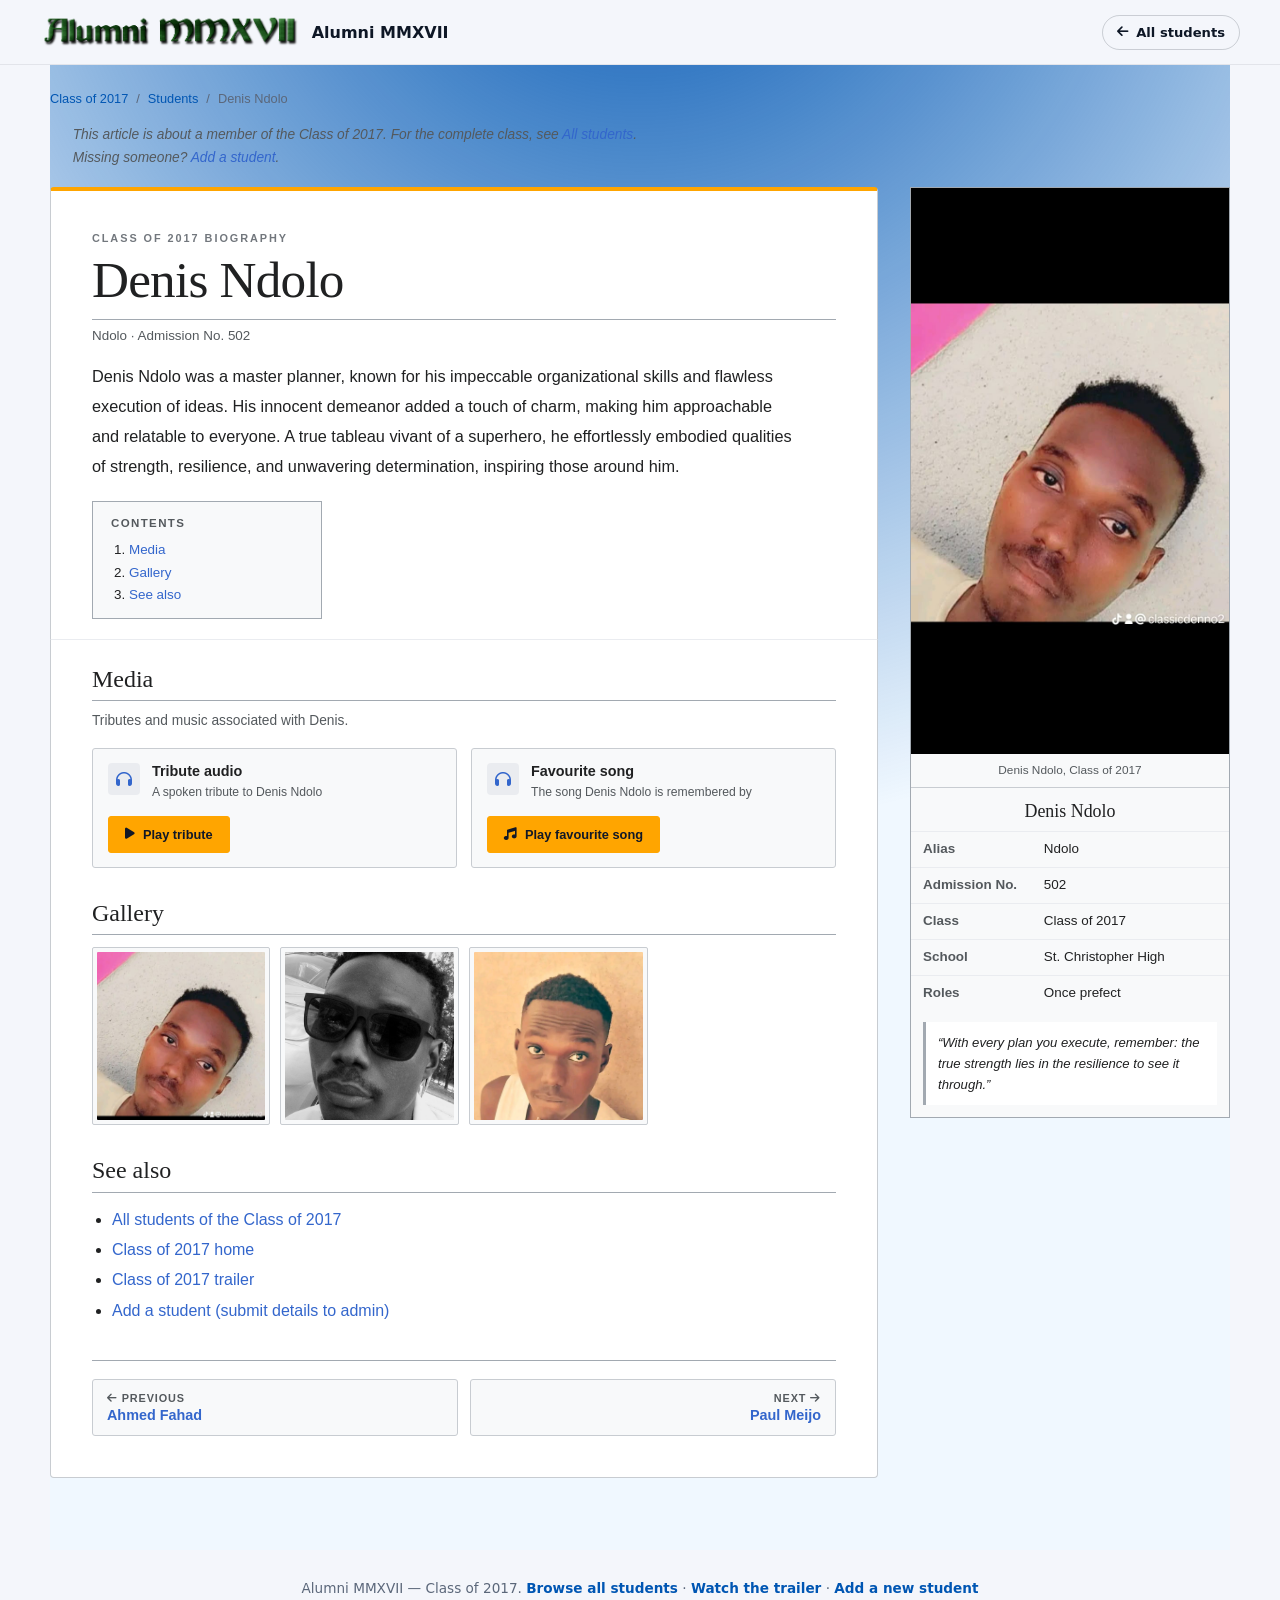
<file: students/denis-ndolo/index.html>
<!DOCTYPE html>
<html lang="en">
<head>
    <meta charset="UTF-8">
    <meta name="viewport" content="width=device-width, initial-scale=1.0">
    <meta name="color-scheme" content="light dark">
    <title>Denis Ndolo (Ndolo) - Class of 2017 | Alumni MMXVII</title>
    <meta name="description" content="Denis Ndolo was a master planner, known for his impeccable organizational skills and flawless execution of ideas. His innocent demeanor added a touch of...">
    <meta name="robots" content="index,follow">
    <link rel="canonical" href="https://classof2017.example.com/students/denis-ndolo/">
    <meta property="og:type" content="profile">
    <meta property="og:title" content="Denis Ndolo (Ndolo) - Class of 2017 | Alumni MMXVII">
    <meta property="og:description" content="Denis Ndolo was a master planner, known for his impeccable organizational skills and flawless execution of ideas. His innocent demeanor added a touch of...">
    <meta property="og:url" content="https://classof2017.example.com/students/denis-ndolo/">
    <meta property="og:image" content="https://classof2017.example.com/photos/ndolo.jpeg">
    <meta property="og:site_name" content="Alumni MMXVII">
    <meta property="profile:first_name" content="Denis">
    <meta name="twitter:card" content="summary_large_image">
    <meta name="twitter:title" content="Denis Ndolo (Ndolo) - Class of 2017 | Alumni MMXVII">
    <meta name="twitter:description" content="Denis Ndolo was a master planner, known for his impeccable organizational skills and flawless execution of ideas. His innocent demeanor added a touch of...">
    <meta name="twitter:image" content="https://classof2017.example.com/photos/ndolo.jpeg">
    <link rel="shortcut icon" href="../../logo.png" type="image/x-icon">
    <link href="https://cdnjs.cloudflare.com/ajax/libs/font-awesome/6.5.1/css/all.min.css" rel="stylesheet">
    <link rel="stylesheet" href="../../style.css">
    <script type="application/ld+json">[
  {
    "@context": "https://schema.org",
    "@type": "Person",
    "name": "Denis Ndolo",
    "alternateName": "Ndolo",
    "description": "Denis Ndolo was a master planner, known for his impeccable organizational skills and flawless execution of ideas. His innocent demeanor added a touch of charm, making him approachable and relatable to everyone. A true tableau vivant of a superhero, he effortlessly embodied qualities of strength, resilience, and unwavering determination, inspiring those around him.",
    "image": "https://classof2017.example.com/photos/ndolo.jpeg",
    "url": "https://classof2017.example.com/students/denis-ndolo/",
    "alumniOf": {
      "@type": "EducationalOrganization",
      "name": "St. Christopher High"
    },
    "award": "Once prefect"
  },
  {
    "@context": "https://schema.org",
    "@type": "BreadcrumbList",
    "itemListElement": [
      {
        "@type": "ListItem",
        "position": 1,
        "name": "Class of 2017",
        "item": "https://classof2017.example.com/"
      },
      {
        "@type": "ListItem",
        "position": 2,
        "name": "Students",
        "item": "https://classof2017.example.com/students/"
      },
      {
        "@type": "ListItem",
        "position": 3,
        "name": "Denis Ndolo",
        "item": "https://classof2017.example.com/students/denis-ndolo/"
      }
    ]
  }
]</script>
</head>
<body class="profile-page wiki-page">
    <header class="site-header">
        <a class="site-brand" href="../../">
            <img src="../../logo.png" alt="Alumni MMXVII logo">
            <span>Alumni MMXVII</span>
        </a>
        <a class="back-link" href="../../"><i class="fas fa-arrow-left"></i> All students</a>
    </header>

    <main class="profile-main wiki-main">
        <nav class="breadcrumb" aria-label="Breadcrumb">
            <a href="../../">Class of 2017</a>
            <span aria-hidden="true">/</span>
            <a href="../">Students</a>
            <span aria-hidden="true">/</span>
            <span aria-current="page">Denis Ndolo</span>
        </nav>

        <p class="wiki-hatnote">This article is about a member of the Class of 2017. For the complete class, see <a href="../">All students</a>. Missing someone? <a href="../../add-student/">Add a student</a>.</p>

        <div class="wiki-layout" style="--accent: orange; --accent-ink: #111827">
            <div class="wiki-header" style="--accent: orange">
                <p class="wiki-kicker">Class of 2017 biography</p>
                <h1>Denis Ndolo</h1>
                <p class="wiki-subtitle">Ndolo &middot; Admission No. 502</p>
                <p class="wiki-lead">Denis Ndolo was a master planner, known for his impeccable organizational skills and flawless execution of ideas. His innocent demeanor added a touch of charm, making him approachable and relatable to everyone. A true tableau vivant of a superhero, he effortlessly embodied qualities of strength, resilience, and unwavering determination, inspiring those around him.</p>

                <nav class="wiki-toc" aria-label="Contents">
                    <h2>Contents</h2>
                    <ol>
                        <li><a href="#media">Media</a></li>
                        <li><a href="#gallery">Gallery</a></li>
                        <li><a href="#see-also">See also</a></li>
                    </ol>
                </nav>
            </div>

            <article class="wiki-article">
                <section class="wiki-section" id="media">
                    <h2>Media</h2>
                    <p class="wiki-section-note">Tributes and music associated with Denis.</p>
                    <div class="audio-grid">
                        
                <div class="audio-card audio-card-tribute">
                    <div class="audio-card-head">
                        <span class="audio-icon"><i class="fas fa-headphones"></i></span>
                        <div>
                            <h3>Tribute audio</h3>
                            <p>A spoken tribute to Denis Ndolo</p>
                        </div>
                    </div>
                    <button class="audio-cta" type="button" data-tribute-open aria-haspopup="dialog"><i class="fas fa-play"></i> Play tribute</button>
                </div>
                        
                <div class="audio-card audio-card-favourite">
                    <div class="audio-card-head">
                        <span class="audio-icon"><i class="fas fa-headphones"></i></span>
                        <div>
                            <h3>Favourite song</h3>
                            <p>The song Denis Ndolo is remembered by</p>
                        </div>
                    </div>
                    <button class="audio-cta" type="button" data-favourite-open aria-haspopup="dialog"><i class="fas fa-music"></i> Play favourite song</button>
                </div>
                    </div>
                </section>

                <section class="wiki-section" id="gallery">
                    <h2>Gallery</h2>
                    <div class="profile-gallery">
                    <figure class="gallery-item">
                        <img src="../../photos/ndolo.jpeg" alt="Denis Ndolo Class of 2017 photo 1" loading="lazy" decoding="async">
                    </figure>
                    <figure class="gallery-item">
                        <img src="../../photos/ndolo02.jpeg" alt="Denis Ndolo Class of 2017 photo 2" loading="lazy" decoding="async">
                    </figure>
                    <figure class="gallery-item">
                        <img src="../../photos/ndolo03.jpeg" alt="Denis Ndolo Class of 2017 photo 3" loading="lazy" decoding="async">
                    </figure></div>
                </section>

                <section class="wiki-section" id="see-also">
                    <h2>See also</h2>
                    <ul class="wiki-see-also">
                        <li><a href="../">All students of the Class of 2017</a></li>
                        <li><a href="../../">Class of 2017 home</a></li>
                        <li><a href="../../trailer/">Class of 2017 trailer</a></li>
                        <li><a href="../../add-student/">Add a student (submit details to admin)</a></li>
                    </ul>
                </section>

                <nav class="wiki-nav" aria-label="More students">
                    <a class="wiki-nav-link" href="../ahmed-fahad/">
                        <span class="wiki-nav-label"><i class="fas fa-arrow-left"></i> Previous</span>
                        <span class="wiki-nav-name">Ahmed Fahad</span>
                    </a>
                    <a class="wiki-nav-link wiki-nav-next" href="../paul-meijo/">
                        <span class="wiki-nav-label">Next <i class="fas fa-arrow-right"></i></span>
                        <span class="wiki-nav-name">Paul Meijo</span>
                    </a>
                </nav>
            </article>

            <aside class="wiki-infobox" aria-label="Quick facts about Denis Ndolo">
                <figure class="wiki-infobox-figure">
                    <img src="../../photos/ndolo.jpeg" alt="Denis Ndolo, Ndolo, Class of 2017" fetchpriority="high">
                    <figcaption>Denis Ndolo, Class of 2017</figcaption>
                </figure>
                <h2>Denis Ndolo</h2>
                <table class="wiki-infobox-table">
                    <tbody>
                        <tr><th scope="row">Alias</th><td>Ndolo</td></tr>
                        <tr><th scope="row">Admission No.</th><td>502</td></tr>
                        <tr><th scope="row">Class</th><td>Class of 2017</td></tr>
                        <tr><th scope="row">School</th><td>St. Christopher High</td></tr>
                        <tr><th scope="row">Roles</th><td>Once prefect</td></tr>
                    </tbody>
                </table>
                <blockquote class="wiki-quote">&ldquo;With every plan you execute, remember: the true strength lies in the resilience to see it through.&rdquo;</blockquote>
            </aside>
        </div>
    </main>

    <div class="tribute-overlay" id="tribute-overlay" aria-hidden="true" style="--accent: orange; --accent-ink: #111827">
        <div class="tribute-dialog" role="dialog" aria-modal="true" aria-labelledby="tribute-title">
            <button class="tribute-close" type="button" data-tribute-close aria-label="Close tribute"><i class="fas fa-xmark"></i></button>
            <div class="tribute-visual">
                <img src="../../photos/ndolo.jpeg" alt="Denis Ndolo" loading="lazy" decoding="async">
                <div class="tribute-visual-copy">
                    <p class="tribute-kicker">Class of 2017 tribute</p>
                    <h2 id="tribute-title">Denis Ndolo</h2>
                    <p>Ndolo &middot; Admission No. 502</p>
                </div>
            </div>
            <div class="tribute-body">
                <div class="tribute-description-card">
                    <blockquote class="tribute-quote">&ldquo;With every plan you execute, remember: the true strength lies in the resilience to see it through.&rdquo;</blockquote>
                    <p class="tribute-description">Denis Ndolo was a master planner, known for his impeccable organizational skills and flawless execution of ideas. His innocent demeanor added a touch of charm, making him approachable and relatable to everyone. A true tableau vivant of a superhero, he effortlessly embodied qualities of strength, resilience, and unwavering determination, inspiring those around him.</p>
                </div>
                <div class="tribute-actions">
                    <button class="tribute-play" type="button" data-tribute-play>
                        <i class="fas fa-play"></i><span>Play tribute</span>
                    </button>
                    <a class="tribute-cta" href="#gallery" data-tribute-gallery><i class="fas fa-images"></i> View photos</a>
                    <a class="tribute-cta tribute-cta-ghost" href="../paul-meijo/">Next: Paul Meijo <i class="fas fa-arrow-right"></i></a>
                </div>
                <div class="tribute-progress" aria-hidden="true"><span data-tribute-progress></span></div>
                <div class="tribute-times"><span data-tribute-current>0:00</span><span data-tribute-duration>0:00</span></div>
                <audio data-tribute-audio preload="metadata" src="../../readers/ndoloAudio.mp3"></audio>
            </div>
        </div>
    </div>

    <div class="media-overlay profile-media-overlay" id="favourite-overlay" role="dialog" aria-modal="true" aria-label="Favourite song player for Denis Ndolo" aria-hidden="true" style="--accent: orange; --accent-ink: #111827">
        <button type="button" class="media-close" data-favourite-close aria-label="Close favourite song player"><span>&times;</span></button>
        <div class="media-content">
            <div class="beatsync">
                <div class="beatsync-photo" data-favourite-photo></div>
                <div class="beatsync-glow" aria-hidden="true"></div>
                <span class="beatsync-badge"><i class="fas fa-music"></i> Now playing</span>
                <div class="beatsync-eq" aria-hidden="true"><span></span><span></span><span></span><span></span><span></span><span></span><span></span><span></span><span></span><span></span><span></span><span></span><span></span><span></span><span></span><span></span><span></span><span></span><span></span><span></span></div>
            </div>
            <div class="quote-content">
                <p class="media-kicker">Favourite song</p>
                <h3 class="media-name">Denis Ndolo</h3>
                <p class="media-quote">With every plan you execute, remember: the true strength lies in the resilience to see it through.</p>
                <div class="media-actions">
                    <button class="media-toggle" type="button" data-favourite-toggle><i class="fas fa-play"></i><span>Play song</span></button>
                    <a class="media-link" href="#gallery" data-favourite-gallery><i class="fas fa-images"></i> Photos</a>
                    <a class="media-link media-link-ghost" href="../paul-meijo/">Next: Paul Meijo</a>
                </div>
                <div class="media-progress" aria-hidden="true"><span data-favourite-progress></span></div>
                <div class="media-times"><span data-favourite-current>0:00</span><span data-favourite-duration>0:00</span></div>
                <div hidden><span data-favourite-photo-url="../../photos/ndolo.jpeg"></span><span data-favourite-photo-url="../../photos/ndolo02.jpeg"></span><span data-favourite-photo-url="../../photos/ndolo03.jpeg"></span></div>
                <audio data-favourite-audio preload="metadata" src="../../readers/kevofav.mp3"></audio>
            </div>
        </div>
    </div>

    <footer class="site-footer">
        <p>Alumni MMXVII &mdash; Class of 2017. <a href="../">Browse all students</a> &middot; <a href="../../trailer/">Watch the trailer</a> &middot; <a href="../../add-student/">Add a new student</a></p>
    </footer>
    <script src="../../profile.js" defer></script>
</body>
</html>
</file>
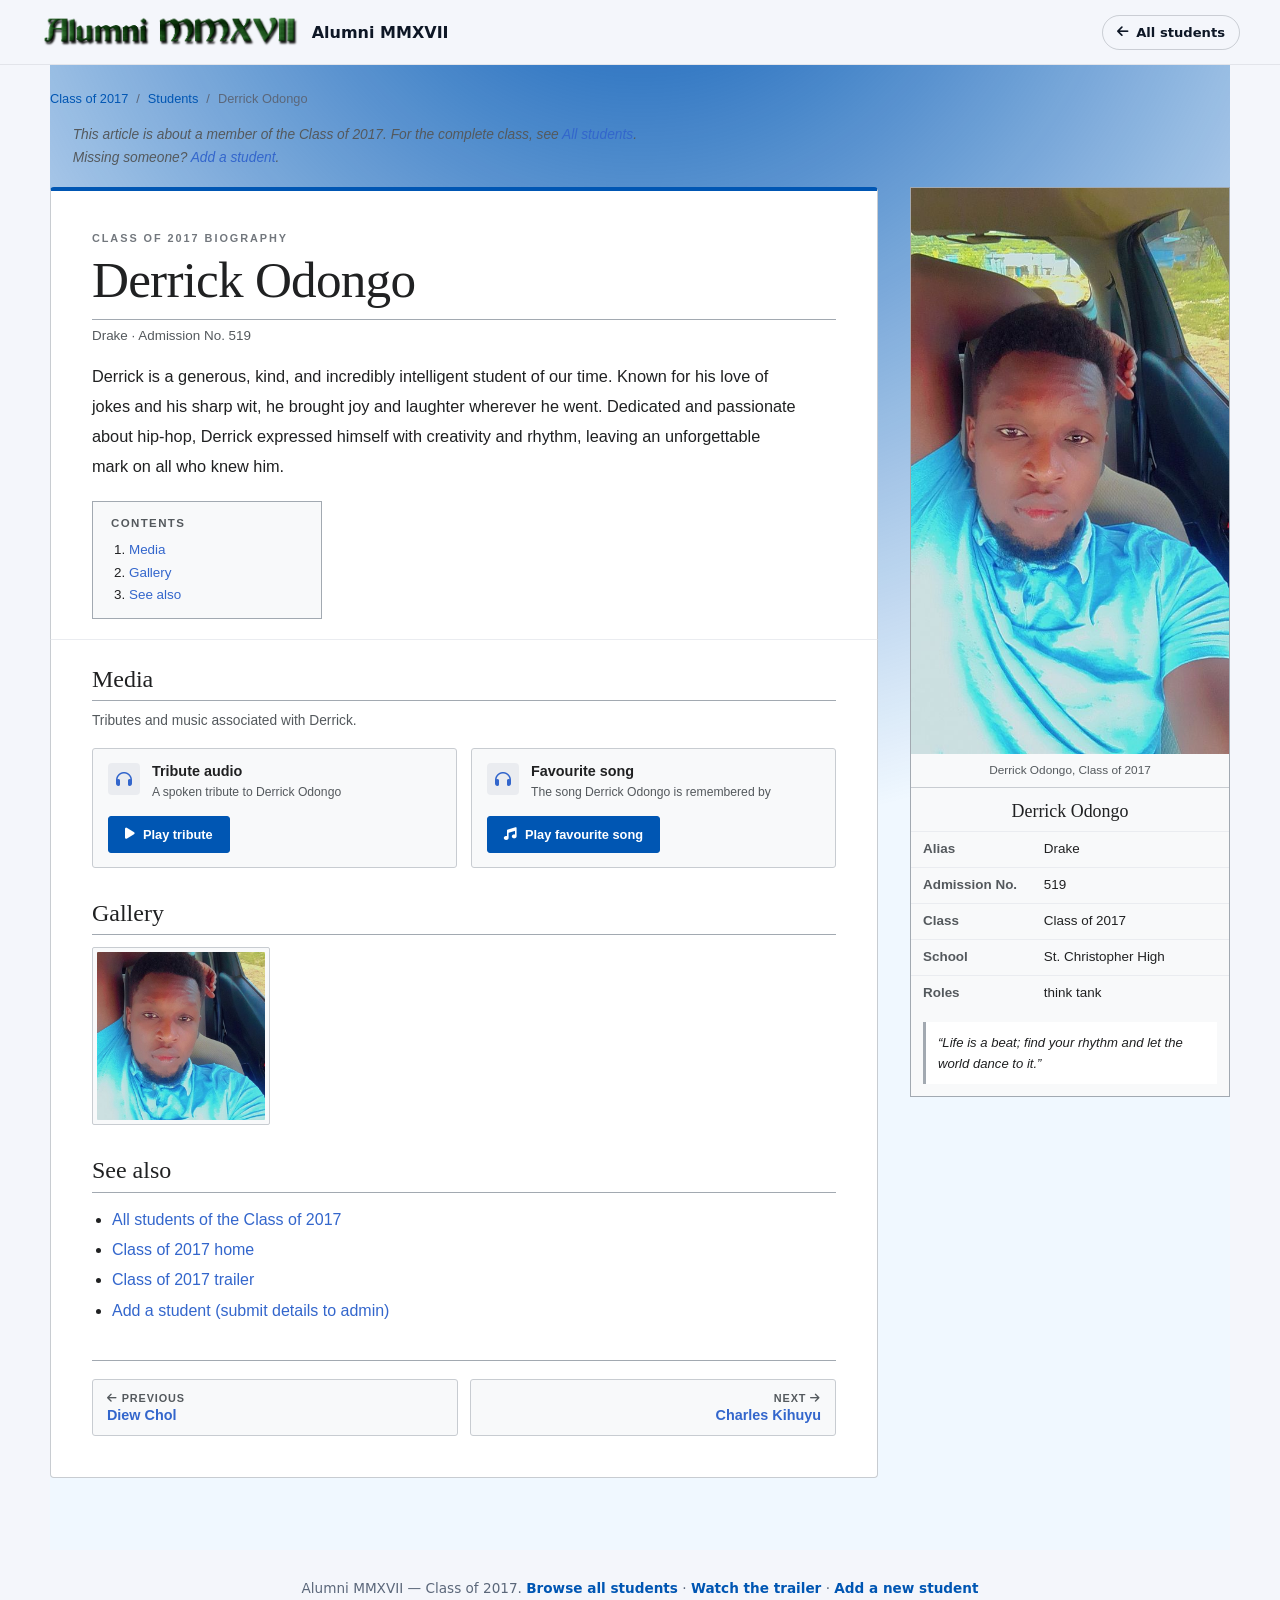
<file: students/derrick-odongo/index.html>
<!DOCTYPE html>
<html lang="en">
<head>
    <meta charset="UTF-8">
    <meta name="viewport" content="width=device-width, initial-scale=1.0">
    <meta name="color-scheme" content="light dark">
    <title>Derrick Odongo (Drake) - Class of 2017 | Alumni MMXVII</title>
    <meta name="description" content="Derrick is a generous, kind, and incredibly intelligent student of our time. Known for his love of jokes and his sharp wit, he brought joy and laughter...">
    <meta name="robots" content="index,follow">
    <link rel="canonical" href="https://classof2017.example.com/students/derrick-odongo/">
    <meta property="og:type" content="profile">
    <meta property="og:title" content="Derrick Odongo (Drake) - Class of 2017 | Alumni MMXVII">
    <meta property="og:description" content="Derrick is a generous, kind, and incredibly intelligent student of our time. Known for his love of jokes and his sharp wit, he brought joy and laughter...">
    <meta property="og:url" content="https://classof2017.example.com/students/derrick-odongo/">
    <meta property="og:image" content="https://classof2017.example.com/photos/derrickodongo.jpeg">
    <meta property="og:site_name" content="Alumni MMXVII">
    <meta property="profile:first_name" content="Derrick">
    <meta name="twitter:card" content="summary_large_image">
    <meta name="twitter:title" content="Derrick Odongo (Drake) - Class of 2017 | Alumni MMXVII">
    <meta name="twitter:description" content="Derrick is a generous, kind, and incredibly intelligent student of our time. Known for his love of jokes and his sharp wit, he brought joy and laughter...">
    <meta name="twitter:image" content="https://classof2017.example.com/photos/derrickodongo.jpeg">
    <link rel="shortcut icon" href="../../logo.png" type="image/x-icon">
    <link href="https://cdnjs.cloudflare.com/ajax/libs/font-awesome/6.5.1/css/all.min.css" rel="stylesheet">
    <link rel="stylesheet" href="../../style.css">
    <script type="application/ld+json">[
  {
    "@context": "https://schema.org",
    "@type": "Person",
    "name": "Derrick Odongo",
    "alternateName": "Drake",
    "description": "Derrick is a generous, kind, and incredibly intelligent student of our time. Known for his love of jokes and his sharp wit, he brought joy and laughter wherever he went. Dedicated and passionate about hip-hop, Derrick expressed himself with creativity and rhythm, leaving an unforgettable mark on all who knew him.",
    "image": "https://classof2017.example.com/photos/derrickodongo.jpeg",
    "url": "https://classof2017.example.com/students/derrick-odongo/",
    "alumniOf": {
      "@type": "EducationalOrganization",
      "name": "St. Christopher High"
    },
    "award": "think tank"
  },
  {
    "@context": "https://schema.org",
    "@type": "BreadcrumbList",
    "itemListElement": [
      {
        "@type": "ListItem",
        "position": 1,
        "name": "Class of 2017",
        "item": "https://classof2017.example.com/"
      },
      {
        "@type": "ListItem",
        "position": 2,
        "name": "Students",
        "item": "https://classof2017.example.com/students/"
      },
      {
        "@type": "ListItem",
        "position": 3,
        "name": "Derrick Odongo",
        "item": "https://classof2017.example.com/students/derrick-odongo/"
      }
    ]
  }
]</script>
</head>
<body class="profile-page wiki-page">
    <header class="site-header">
        <a class="site-brand" href="../../">
            <img src="../../logo.png" alt="Alumni MMXVII logo">
            <span>Alumni MMXVII</span>
        </a>
        <a class="back-link" href="../../"><i class="fas fa-arrow-left"></i> All students</a>
    </header>

    <main class="profile-main wiki-main">
        <nav class="breadcrumb" aria-label="Breadcrumb">
            <a href="../../">Class of 2017</a>
            <span aria-hidden="true">/</span>
            <a href="../">Students</a>
            <span aria-hidden="true">/</span>
            <span aria-current="page">Derrick Odongo</span>
        </nav>

        <p class="wiki-hatnote">This article is about a member of the Class of 2017. For the complete class, see <a href="../">All students</a>. Missing someone? <a href="../../add-student/">Add a student</a>.</p>

        <div class="wiki-layout" style="--accent: #0056b3; --accent-ink: #ffffff">
            <div class="wiki-header" style="--accent: #0056b3">
                <p class="wiki-kicker">Class of 2017 biography</p>
                <h1>Derrick Odongo</h1>
                <p class="wiki-subtitle">Drake &middot; Admission No. 519</p>
                <p class="wiki-lead">Derrick is a generous, kind, and incredibly intelligent student of our time. Known for his love of jokes and his sharp wit, he brought joy and laughter wherever he went. Dedicated and passionate about hip-hop, Derrick expressed himself with creativity and rhythm, leaving an unforgettable mark on all who knew him.</p>

                <nav class="wiki-toc" aria-label="Contents">
                    <h2>Contents</h2>
                    <ol>
                        <li><a href="#media">Media</a></li>
                        <li><a href="#gallery">Gallery</a></li>
                        <li><a href="#see-also">See also</a></li>
                    </ol>
                </nav>
            </div>

            <article class="wiki-article">
                <section class="wiki-section" id="media">
                    <h2>Media</h2>
                    <p class="wiki-section-note">Tributes and music associated with Derrick.</p>
                    <div class="audio-grid">
                        
                <div class="audio-card audio-card-tribute">
                    <div class="audio-card-head">
                        <span class="audio-icon"><i class="fas fa-headphones"></i></span>
                        <div>
                            <h3>Tribute audio</h3>
                            <p>A spoken tribute to Derrick Odongo</p>
                        </div>
                    </div>
                    <button class="audio-cta" type="button" data-tribute-open aria-haspopup="dialog"><i class="fas fa-play"></i> Play tribute</button>
                </div>
                        
                <div class="audio-card audio-card-favourite">
                    <div class="audio-card-head">
                        <span class="audio-icon"><i class="fas fa-headphones"></i></span>
                        <div>
                            <h3>Favourite song</h3>
                            <p>The song Derrick Odongo is remembered by</p>
                        </div>
                    </div>
                    <button class="audio-cta" type="button" data-favourite-open aria-haspopup="dialog"><i class="fas fa-music"></i> Play favourite song</button>
                </div>
                    </div>
                </section>

                <section class="wiki-section" id="gallery">
                    <h2>Gallery</h2>
                    <div class="profile-gallery">
                    <figure class="gallery-item">
                        <img src="../../photos/derrickodongo.jpeg" alt="Derrick Odongo Class of 2017 photo 1" loading="lazy" decoding="async">
                    </figure></div>
                </section>

                <section class="wiki-section" id="see-also">
                    <h2>See also</h2>
                    <ul class="wiki-see-also">
                        <li><a href="../">All students of the Class of 2017</a></li>
                        <li><a href="../../">Class of 2017 home</a></li>
                        <li><a href="../../trailer/">Class of 2017 trailer</a></li>
                        <li><a href="../../add-student/">Add a student (submit details to admin)</a></li>
                    </ul>
                </section>

                <nav class="wiki-nav" aria-label="More students">
                    <a class="wiki-nav-link" href="../diew-chol/">
                        <span class="wiki-nav-label"><i class="fas fa-arrow-left"></i> Previous</span>
                        <span class="wiki-nav-name">Diew Chol</span>
                    </a>
                    <a class="wiki-nav-link wiki-nav-next" href="../charles-kihuyu/">
                        <span class="wiki-nav-label">Next <i class="fas fa-arrow-right"></i></span>
                        <span class="wiki-nav-name">Charles Kihuyu</span>
                    </a>
                </nav>
            </article>

            <aside class="wiki-infobox" aria-label="Quick facts about Derrick Odongo">
                <figure class="wiki-infobox-figure">
                    <img src="../../photos/derrickodongo.jpeg" alt="Derrick Odongo, Drake, Class of 2017" fetchpriority="high">
                    <figcaption>Derrick Odongo, Class of 2017</figcaption>
                </figure>
                <h2>Derrick Odongo</h2>
                <table class="wiki-infobox-table">
                    <tbody>
                        <tr><th scope="row">Alias</th><td>Drake</td></tr>
                        <tr><th scope="row">Admission No.</th><td>519</td></tr>
                        <tr><th scope="row">Class</th><td>Class of 2017</td></tr>
                        <tr><th scope="row">School</th><td>St. Christopher High</td></tr>
                        <tr><th scope="row">Roles</th><td>think tank</td></tr>
                    </tbody>
                </table>
                <blockquote class="wiki-quote">&ldquo;Life is a beat; find your rhythm and let the world dance to it.&rdquo;</blockquote>
            </aside>
        </div>
    </main>

    <div class="tribute-overlay" id="tribute-overlay" aria-hidden="true" style="--accent: #0056b3; --accent-ink: #ffffff">
        <div class="tribute-dialog" role="dialog" aria-modal="true" aria-labelledby="tribute-title">
            <button class="tribute-close" type="button" data-tribute-close aria-label="Close tribute"><i class="fas fa-xmark"></i></button>
            <div class="tribute-visual">
                <img src="../../photos/derrickodongo.jpeg" alt="Derrick Odongo" loading="lazy" decoding="async">
                <div class="tribute-visual-copy">
                    <p class="tribute-kicker">Class of 2017 tribute</p>
                    <h2 id="tribute-title">Derrick Odongo</h2>
                    <p>Drake &middot; Admission No. 519</p>
                </div>
            </div>
            <div class="tribute-body">
                <div class="tribute-description-card">
                    <blockquote class="tribute-quote">&ldquo;Life is a beat; find your rhythm and let the world dance to it.&rdquo;</blockquote>
                    <p class="tribute-description">Derrick is a generous, kind, and incredibly intelligent student of our time. Known for his love of jokes and his sharp wit, he brought joy and laughter wherever he went. Dedicated and passionate about hip-hop, Derrick expressed himself with creativity and rhythm, leaving an unforgettable mark on all who knew him.</p>
                </div>
                <div class="tribute-actions">
                    <button class="tribute-play" type="button" data-tribute-play>
                        <i class="fas fa-play"></i><span>Play tribute</span>
                    </button>
                    <a class="tribute-cta" href="#gallery" data-tribute-gallery><i class="fas fa-images"></i> View photos</a>
                    <a class="tribute-cta tribute-cta-ghost" href="../charles-kihuyu/">Next: Charles Kihuyu <i class="fas fa-arrow-right"></i></a>
                </div>
                <div class="tribute-progress" aria-hidden="true"><span data-tribute-progress></span></div>
                <div class="tribute-times"><span data-tribute-current>0:00</span><span data-tribute-duration>0:00</span></div>
                <audio data-tribute-audio preload="metadata" src="../../readers/ongoAudio.mp3"></audio>
            </div>
        </div>
    </div>

    <div class="media-overlay profile-media-overlay" id="favourite-overlay" role="dialog" aria-modal="true" aria-label="Favourite song player for Derrick Odongo" aria-hidden="true" style="--accent: #0056b3; --accent-ink: #ffffff">
        <button type="button" class="media-close" data-favourite-close aria-label="Close favourite song player"><span>&times;</span></button>
        <div class="media-content">
            <div class="beatsync">
                <div class="beatsync-photo" data-favourite-photo></div>
                <div class="beatsync-glow" aria-hidden="true"></div>
                <span class="beatsync-badge"><i class="fas fa-music"></i> Now playing</span>
                <div class="beatsync-eq" aria-hidden="true"><span></span><span></span><span></span><span></span><span></span><span></span><span></span><span></span><span></span><span></span><span></span><span></span><span></span><span></span><span></span><span></span><span></span><span></span><span></span><span></span></div>
            </div>
            <div class="quote-content">
                <p class="media-kicker">Favourite song</p>
                <h3 class="media-name">Derrick Odongo</h3>
                <p class="media-quote">Life is a beat; find your rhythm and let the world dance to it.</p>
                <div class="media-actions">
                    <button class="media-toggle" type="button" data-favourite-toggle><i class="fas fa-play"></i><span>Play song</span></button>
                    <a class="media-link" href="#gallery" data-favourite-gallery><i class="fas fa-images"></i> Photos</a>
                    <a class="media-link media-link-ghost" href="../charles-kihuyu/">Next: Charles Kihuyu</a>
                </div>
                <div class="media-progress" aria-hidden="true"><span data-favourite-progress></span></div>
                <div class="media-times"><span data-favourite-current>0:00</span><span data-favourite-duration>0:00</span></div>
                <div hidden><span data-favourite-photo-url="../../photos/derrickodongo.jpeg"></span></div>
                <audio data-favourite-audio preload="metadata" src="../../readers/odongofav.mp3"></audio>
            </div>
        </div>
    </div>

    <footer class="site-footer">
        <p>Alumni MMXVII &mdash; Class of 2017. <a href="../">Browse all students</a> &middot; <a href="../../trailer/">Watch the trailer</a> &middot; <a href="../../add-student/">Add a new student</a></p>
    </footer>
    <script src="../../profile.js" defer></script>
</body>
</html>
</file>
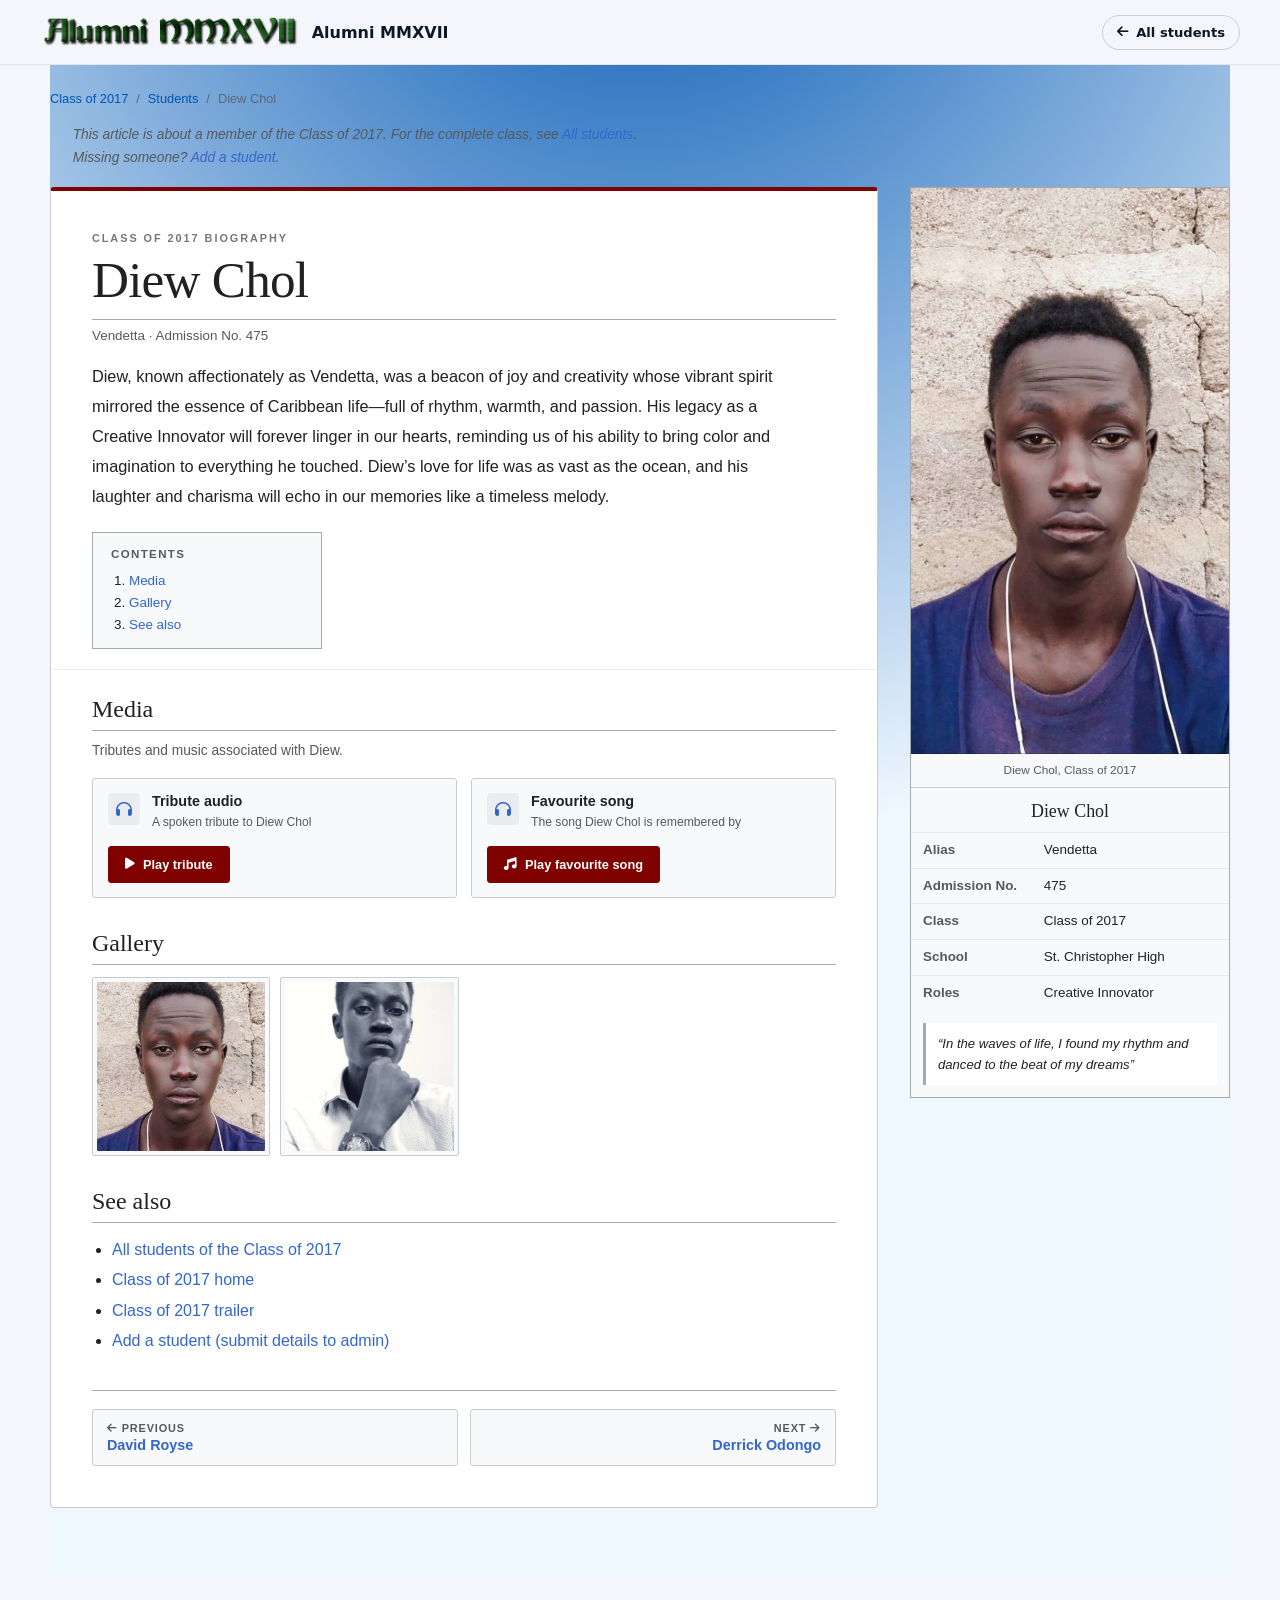
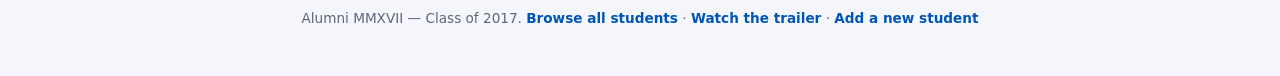
<file: students/diew-chol/index.html>
<!DOCTYPE html>
<html lang="en">
<head>
    <meta charset="UTF-8">
    <meta name="viewport" content="width=device-width, initial-scale=1.0">
    <meta name="color-scheme" content="light dark">
    <title>Diew Chol (Vendetta) - Class of 2017 | Alumni MMXVII</title>
    <meta name="description" content="Diew, known affectionately as Vendetta, was a beacon of joy and creativity whose vibrant spirit mirrored the essence of Caribbean life—full of rhythm,...">
    <meta name="robots" content="index,follow">
    <link rel="canonical" href="https://classof2017.example.com/students/diew-chol/">
    <meta property="og:type" content="profile">
    <meta property="og:title" content="Diew Chol (Vendetta) - Class of 2017 | Alumni MMXVII">
    <meta property="og:description" content="Diew, known affectionately as Vendetta, was a beacon of joy and creativity whose vibrant spirit mirrored the essence of Caribbean life—full of rhythm,...">
    <meta property="og:url" content="https://classof2017.example.com/students/diew-chol/">
    <meta property="og:image" content="https://classof2017.example.com/photos/diew.jpg">
    <meta property="og:site_name" content="Alumni MMXVII">
    <meta property="profile:first_name" content="Diew">
    <meta name="twitter:card" content="summary_large_image">
    <meta name="twitter:title" content="Diew Chol (Vendetta) - Class of 2017 | Alumni MMXVII">
    <meta name="twitter:description" content="Diew, known affectionately as Vendetta, was a beacon of joy and creativity whose vibrant spirit mirrored the essence of Caribbean life—full of rhythm,...">
    <meta name="twitter:image" content="https://classof2017.example.com/photos/diew.jpg">
    <link rel="shortcut icon" href="../../logo.png" type="image/x-icon">
    <link href="https://cdnjs.cloudflare.com/ajax/libs/font-awesome/6.5.1/css/all.min.css" rel="stylesheet">
    <link rel="stylesheet" href="../../style.css">
    <script type="application/ld+json">[
  {
    "@context": "https://schema.org",
    "@type": "Person",
    "name": "Diew Chol",
    "alternateName": "Vendetta",
    "description": "Diew, known affectionately as Vendetta, was a beacon of joy and creativity whose vibrant spirit mirrored the essence of Caribbean life—full of rhythm, warmth, and passion. His legacy as a Creative Innovator will forever linger in our hearts, reminding us of his ability to bring color and imagination to everything he touched. Diew’s love for life was as vast as the ocean, and his laughter and charisma will echo in our memories like a timeless melody.",
    "image": "https://classof2017.example.com/photos/diew.jpg",
    "url": "https://classof2017.example.com/students/diew-chol/",
    "alumniOf": {
      "@type": "EducationalOrganization",
      "name": "St. Christopher High"
    },
    "award": "Creative Innovator"
  },
  {
    "@context": "https://schema.org",
    "@type": "BreadcrumbList",
    "itemListElement": [
      {
        "@type": "ListItem",
        "position": 1,
        "name": "Class of 2017",
        "item": "https://classof2017.example.com/"
      },
      {
        "@type": "ListItem",
        "position": 2,
        "name": "Students",
        "item": "https://classof2017.example.com/students/"
      },
      {
        "@type": "ListItem",
        "position": 3,
        "name": "Diew Chol",
        "item": "https://classof2017.example.com/students/diew-chol/"
      }
    ]
  }
]</script>
</head>
<body class="profile-page wiki-page">
    <header class="site-header">
        <a class="site-brand" href="../../">
            <img src="../../logo.png" alt="Alumni MMXVII logo">
            <span>Alumni MMXVII</span>
        </a>
        <a class="back-link" href="../../"><i class="fas fa-arrow-left"></i> All students</a>
    </header>

    <main class="profile-main wiki-main">
        <nav class="breadcrumb" aria-label="Breadcrumb">
            <a href="../../">Class of 2017</a>
            <span aria-hidden="true">/</span>
            <a href="../">Students</a>
            <span aria-hidden="true">/</span>
            <span aria-current="page">Diew Chol</span>
        </nav>

        <p class="wiki-hatnote">This article is about a member of the Class of 2017. For the complete class, see <a href="../">All students</a>. Missing someone? <a href="../../add-student/">Add a student</a>.</p>

        <div class="wiki-layout" style="--accent: #800200; --accent-ink: #ffffff">
            <div class="wiki-header" style="--accent: #800200">
                <p class="wiki-kicker">Class of 2017 biography</p>
                <h1>Diew Chol</h1>
                <p class="wiki-subtitle">Vendetta &middot; Admission No. 475</p>
                <p class="wiki-lead">Diew, known affectionately as Vendetta, was a beacon of joy and creativity whose vibrant spirit mirrored the essence of Caribbean life—full of rhythm, warmth, and passion. His legacy as a Creative Innovator will forever linger in our hearts, reminding us of his ability to bring color and imagination to everything he touched. Diew’s love for life was as vast as the ocean, and his laughter and charisma will echo in our memories like a timeless melody.</p>

                <nav class="wiki-toc" aria-label="Contents">
                    <h2>Contents</h2>
                    <ol>
                        <li><a href="#media">Media</a></li>
                        <li><a href="#gallery">Gallery</a></li>
                        <li><a href="#see-also">See also</a></li>
                    </ol>
                </nav>
            </div>

            <article class="wiki-article">
                <section class="wiki-section" id="media">
                    <h2>Media</h2>
                    <p class="wiki-section-note">Tributes and music associated with Diew.</p>
                    <div class="audio-grid">
                        
                <div class="audio-card audio-card-tribute">
                    <div class="audio-card-head">
                        <span class="audio-icon"><i class="fas fa-headphones"></i></span>
                        <div>
                            <h3>Tribute audio</h3>
                            <p>A spoken tribute to Diew Chol</p>
                        </div>
                    </div>
                    <button class="audio-cta" type="button" data-tribute-open aria-haspopup="dialog"><i class="fas fa-play"></i> Play tribute</button>
                </div>
                        
                <div class="audio-card audio-card-favourite">
                    <div class="audio-card-head">
                        <span class="audio-icon"><i class="fas fa-headphones"></i></span>
                        <div>
                            <h3>Favourite song</h3>
                            <p>The song Diew Chol is remembered by</p>
                        </div>
                    </div>
                    <button class="audio-cta" type="button" data-favourite-open aria-haspopup="dialog"><i class="fas fa-music"></i> Play favourite song</button>
                </div>
                    </div>
                </section>

                <section class="wiki-section" id="gallery">
                    <h2>Gallery</h2>
                    <div class="profile-gallery">
                    <figure class="gallery-item">
                        <img src="../../photos/diew.jpg" alt="Diew Chol Class of 2017 photo 1" loading="lazy" decoding="async">
                    </figure>
                    <figure class="gallery-item">
                        <img src="../../photos/diew02.jpg" alt="Diew Chol Class of 2017 photo 2" loading="lazy" decoding="async">
                    </figure></div>
                </section>

                <section class="wiki-section" id="see-also">
                    <h2>See also</h2>
                    <ul class="wiki-see-also">
                        <li><a href="../">All students of the Class of 2017</a></li>
                        <li><a href="../../">Class of 2017 home</a></li>
                        <li><a href="../../trailer/">Class of 2017 trailer</a></li>
                        <li><a href="../../add-student/">Add a student (submit details to admin)</a></li>
                    </ul>
                </section>

                <nav class="wiki-nav" aria-label="More students">
                    <a class="wiki-nav-link" href="../david-royse/">
                        <span class="wiki-nav-label"><i class="fas fa-arrow-left"></i> Previous</span>
                        <span class="wiki-nav-name">David Royse</span>
                    </a>
                    <a class="wiki-nav-link wiki-nav-next" href="../derrick-odongo/">
                        <span class="wiki-nav-label">Next <i class="fas fa-arrow-right"></i></span>
                        <span class="wiki-nav-name">Derrick Odongo</span>
                    </a>
                </nav>
            </article>

            <aside class="wiki-infobox" aria-label="Quick facts about Diew Chol">
                <figure class="wiki-infobox-figure">
                    <img src="../../photos/diew.jpg" alt="Diew Chol, Vendetta, Class of 2017" fetchpriority="high">
                    <figcaption>Diew Chol, Class of 2017</figcaption>
                </figure>
                <h2>Diew Chol</h2>
                <table class="wiki-infobox-table">
                    <tbody>
                        <tr><th scope="row">Alias</th><td>Vendetta</td></tr>
                        <tr><th scope="row">Admission No.</th><td>475</td></tr>
                        <tr><th scope="row">Class</th><td>Class of 2017</td></tr>
                        <tr><th scope="row">School</th><td>St. Christopher High</td></tr>
                        <tr><th scope="row">Roles</th><td>Creative Innovator</td></tr>
                    </tbody>
                </table>
                <blockquote class="wiki-quote">&ldquo;In the waves of life, I found my rhythm and danced to the beat of my dreams&rdquo;</blockquote>
            </aside>
        </div>
    </main>

    <div class="tribute-overlay" id="tribute-overlay" aria-hidden="true" style="--accent: #800200; --accent-ink: #ffffff">
        <div class="tribute-dialog" role="dialog" aria-modal="true" aria-labelledby="tribute-title">
            <button class="tribute-close" type="button" data-tribute-close aria-label="Close tribute"><i class="fas fa-xmark"></i></button>
            <div class="tribute-visual">
                <img src="../../photos/diew.jpg" alt="Diew Chol" loading="lazy" decoding="async">
                <div class="tribute-visual-copy">
                    <p class="tribute-kicker">Class of 2017 tribute</p>
                    <h2 id="tribute-title">Diew Chol</h2>
                    <p>Vendetta &middot; Admission No. 475</p>
                </div>
            </div>
            <div class="tribute-body">
                <div class="tribute-description-card">
                    <blockquote class="tribute-quote">&ldquo;In the waves of life, I found my rhythm and danced to the beat of my dreams&rdquo;</blockquote>
                    <p class="tribute-description">Diew, known affectionately as Vendetta, was a beacon of joy and creativity whose vibrant spirit mirrored the essence of Caribbean life—full of rhythm, warmth, and passion. His legacy as a Creative Innovator will forever linger in our hearts, reminding us of his ability to bring color and imagination to everything he touched. Diew’s love for life was as vast as the ocean, and his laughter and charisma will echo in our memories like a timeless melody.</p>
                </div>
                <div class="tribute-actions">
                    <button class="tribute-play" type="button" data-tribute-play>
                        <i class="fas fa-play"></i><span>Play tribute</span>
                    </button>
                    <a class="tribute-cta" href="#gallery" data-tribute-gallery><i class="fas fa-images"></i> View photos</a>
                    <a class="tribute-cta tribute-cta-ghost" href="../derrick-odongo/">Next: Derrick Odongo <i class="fas fa-arrow-right"></i></a>
                </div>
                <div class="tribute-progress" aria-hidden="true"><span data-tribute-progress></span></div>
                <div class="tribute-times"><span data-tribute-current>0:00</span><span data-tribute-duration>0:00</span></div>
                <audio data-tribute-audio preload="metadata" src="../../readers/diewAudio.mp3"></audio>
            </div>
        </div>
    </div>

    <div class="media-overlay profile-media-overlay" id="favourite-overlay" role="dialog" aria-modal="true" aria-label="Favourite song player for Diew Chol" aria-hidden="true" style="--accent: #800200; --accent-ink: #ffffff">
        <button type="button" class="media-close" data-favourite-close aria-label="Close favourite song player"><span>&times;</span></button>
        <div class="media-content">
            <div class="beatsync">
                <div class="beatsync-photo" data-favourite-photo></div>
                <div class="beatsync-glow" aria-hidden="true"></div>
                <span class="beatsync-badge"><i class="fas fa-music"></i> Now playing</span>
                <div class="beatsync-eq" aria-hidden="true"><span></span><span></span><span></span><span></span><span></span><span></span><span></span><span></span><span></span><span></span><span></span><span></span><span></span><span></span><span></span><span></span><span></span><span></span><span></span><span></span></div>
            </div>
            <div class="quote-content">
                <p class="media-kicker">Favourite song</p>
                <h3 class="media-name">Diew Chol</h3>
                <p class="media-quote">In the waves of life, I found my rhythm and danced to the beat of my dreams</p>
                <div class="media-actions">
                    <button class="media-toggle" type="button" data-favourite-toggle><i class="fas fa-play"></i><span>Play song</span></button>
                    <a class="media-link" href="#gallery" data-favourite-gallery><i class="fas fa-images"></i> Photos</a>
                    <a class="media-link media-link-ghost" href="../derrick-odongo/">Next: Derrick Odongo</a>
                </div>
                <div class="media-progress" aria-hidden="true"><span data-favourite-progress></span></div>
                <div class="media-times"><span data-favourite-current>0:00</span><span data-favourite-duration>0:00</span></div>
                <div hidden><span data-favourite-photo-url="../../photos/diew.jpg"></span><span data-favourite-photo-url="../../photos/diew02.jpg"></span></div>
                <audio data-favourite-audio preload="metadata" src="../../readers/diewfav.mp3"></audio>
            </div>
        </div>
    </div>

    <footer class="site-footer">
        <p>Alumni MMXVII &mdash; Class of 2017. <a href="../">Browse all students</a> &middot; <a href="../../trailer/">Watch the trailer</a> &middot; <a href="../../add-student/">Add a new student</a></p>
    </footer>
    <script src="../../profile.js" defer></script>
</body>
</html>
</file>
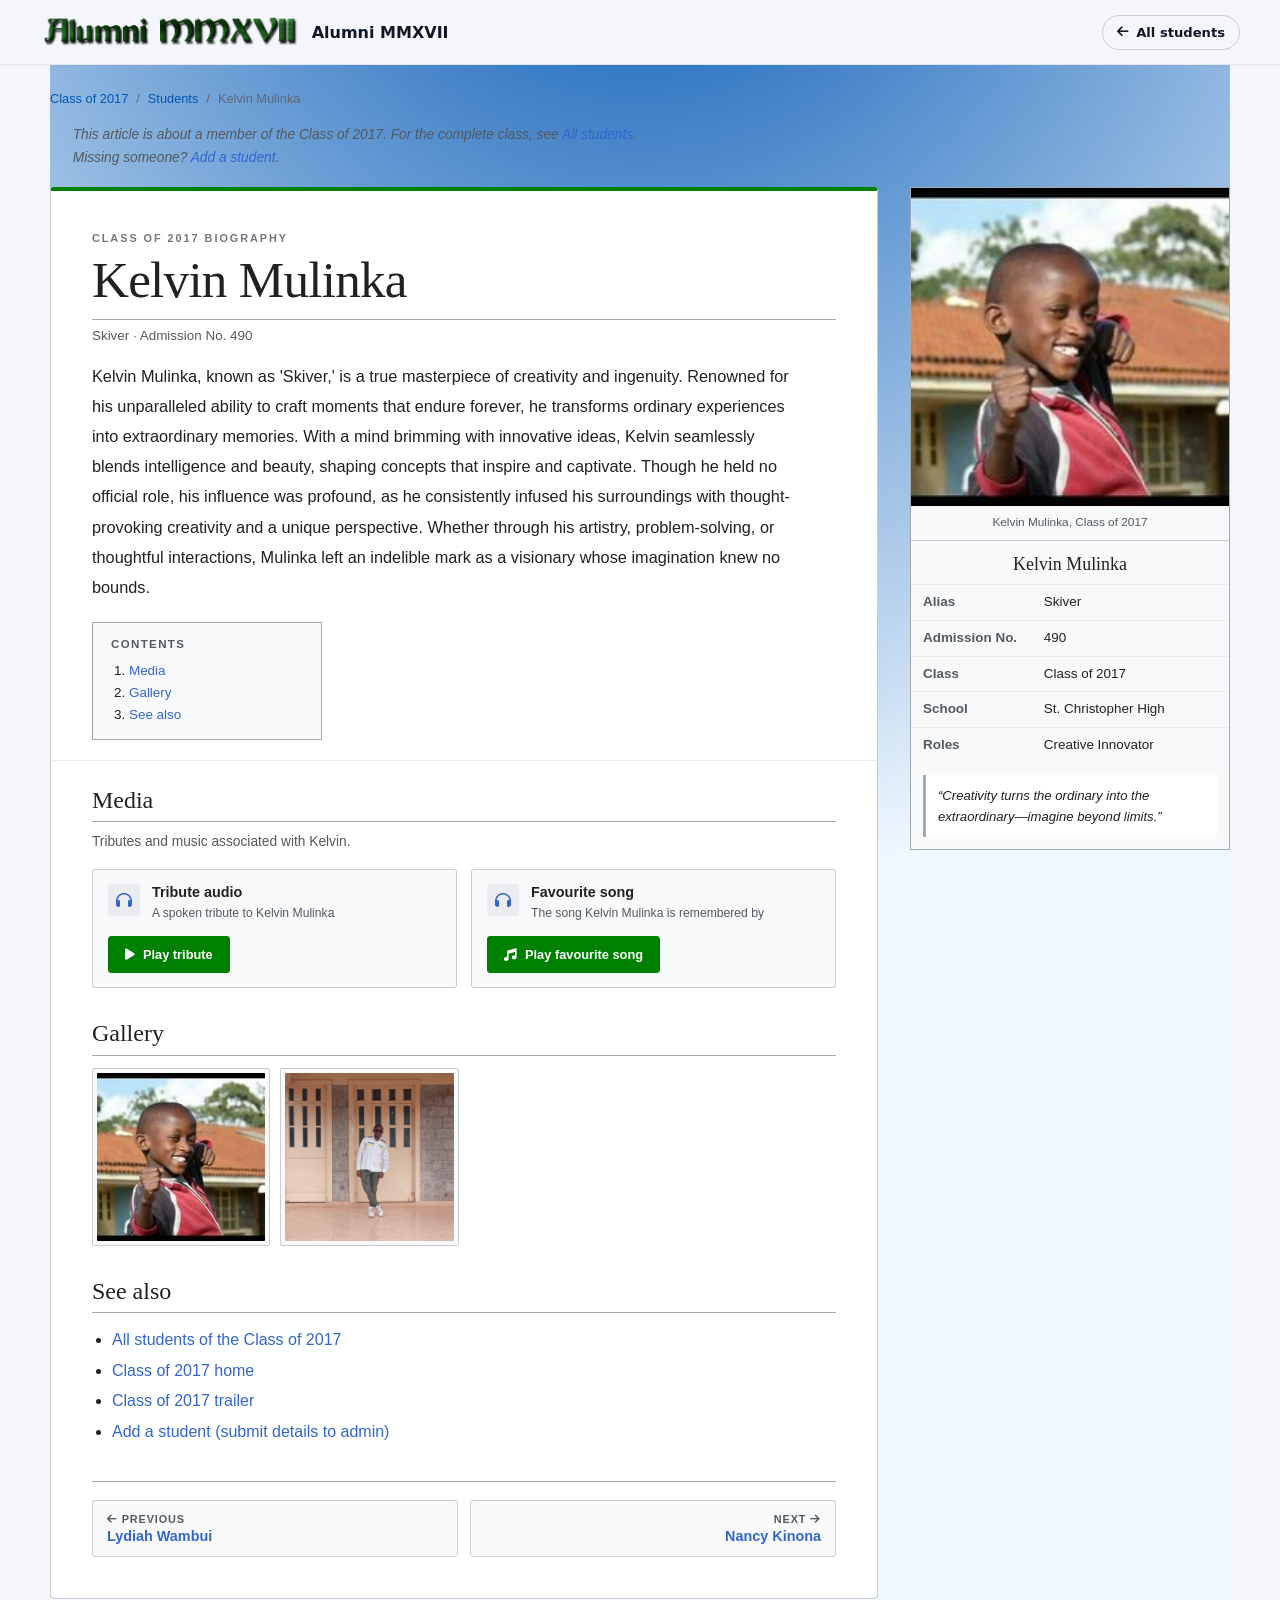
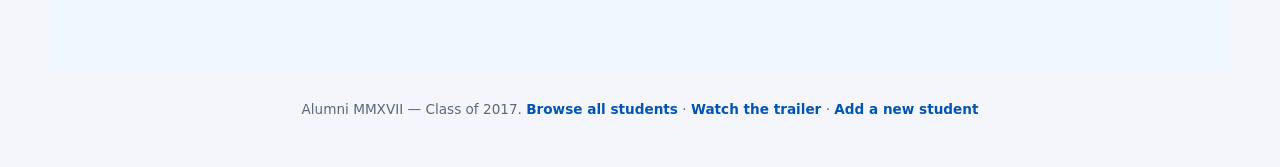
<file: students/kelvin-mulinka/index.html>
<!DOCTYPE html>
<html lang="en">
<head>
    <meta charset="UTF-8">
    <meta name="viewport" content="width=device-width, initial-scale=1.0">
    <meta name="color-scheme" content="light dark">
    <title>Kelvin Mulinka (Skiver) - Class of 2017 | Alumni MMXVII</title>
    <meta name="description" content="Kelvin Mulinka, known as &#39;Skiver,&#39; is a true masterpiece of creativity and ingenuity. Renowned for his unparalleled ability to craft moments that endure...">
    <meta name="robots" content="index,follow">
    <link rel="canonical" href="https://classof2017.example.com/students/kelvin-mulinka/">
    <meta property="og:type" content="profile">
    <meta property="og:title" content="Kelvin Mulinka (Skiver) - Class of 2017 | Alumni MMXVII">
    <meta property="og:description" content="Kelvin Mulinka, known as &#39;Skiver,&#39; is a true masterpiece of creativity and ingenuity. Renowned for his unparalleled ability to craft moments that endure...">
    <meta property="og:url" content="https://classof2017.example.com/students/kelvin-mulinka/">
    <meta property="og:image" content="https://classof2017.example.com/photos/mulinka.png">
    <meta property="og:site_name" content="Alumni MMXVII">
    <meta property="profile:first_name" content="Kelvin">
    <meta name="twitter:card" content="summary_large_image">
    <meta name="twitter:title" content="Kelvin Mulinka (Skiver) - Class of 2017 | Alumni MMXVII">
    <meta name="twitter:description" content="Kelvin Mulinka, known as &#39;Skiver,&#39; is a true masterpiece of creativity and ingenuity. Renowned for his unparalleled ability to craft moments that endure...">
    <meta name="twitter:image" content="https://classof2017.example.com/photos/mulinka.png">
    <link rel="shortcut icon" href="../../logo.png" type="image/x-icon">
    <link href="https://cdnjs.cloudflare.com/ajax/libs/font-awesome/6.5.1/css/all.min.css" rel="stylesheet">
    <link rel="stylesheet" href="../../style.css">
    <script type="application/ld+json">[
  {
    "@context": "https://schema.org",
    "@type": "Person",
    "name": "Kelvin Mulinka",
    "alternateName": "Skiver",
    "description": "Kelvin Mulinka, known as 'Skiver,' is a true masterpiece of creativity and ingenuity. Renowned for his unparalleled ability to craft moments that endure forever, he transforms ordinary experiences into extraordinary memories. With a mind brimming with innovative ideas, Kelvin seamlessly blends intelligence and beauty, shaping concepts that inspire and captivate. Though he held no official role, his influence was profound, as he consistently infused his surroundings with thought-provoking creativity and a unique perspective. Whether through his artistry, problem-solving, or thoughtful interactions, Mulinka left an indelible mark as a visionary whose imagination knew no bounds.",
    "image": "https://classof2017.example.com/photos/mulinka.png",
    "url": "https://classof2017.example.com/students/kelvin-mulinka/",
    "alumniOf": {
      "@type": "EducationalOrganization",
      "name": "St. Christopher High"
    },
    "award": "Creative Innovator"
  },
  {
    "@context": "https://schema.org",
    "@type": "BreadcrumbList",
    "itemListElement": [
      {
        "@type": "ListItem",
        "position": 1,
        "name": "Class of 2017",
        "item": "https://classof2017.example.com/"
      },
      {
        "@type": "ListItem",
        "position": 2,
        "name": "Students",
        "item": "https://classof2017.example.com/students/"
      },
      {
        "@type": "ListItem",
        "position": 3,
        "name": "Kelvin Mulinka",
        "item": "https://classof2017.example.com/students/kelvin-mulinka/"
      }
    ]
  }
]</script>
</head>
<body class="profile-page wiki-page">
    <header class="site-header">
        <a class="site-brand" href="../../">
            <img src="../../logo.png" alt="Alumni MMXVII logo">
            <span>Alumni MMXVII</span>
        </a>
        <a class="back-link" href="../../"><i class="fas fa-arrow-left"></i> All students</a>
    </header>

    <main class="profile-main wiki-main">
        <nav class="breadcrumb" aria-label="Breadcrumb">
            <a href="../../">Class of 2017</a>
            <span aria-hidden="true">/</span>
            <a href="../">Students</a>
            <span aria-hidden="true">/</span>
            <span aria-current="page">Kelvin Mulinka</span>
        </nav>

        <p class="wiki-hatnote">This article is about a member of the Class of 2017. For the complete class, see <a href="../">All students</a>. Missing someone? <a href="../../add-student/">Add a student</a>.</p>

        <div class="wiki-layout" style="--accent: green; --accent-ink: #ffffff">
            <div class="wiki-header" style="--accent: green">
                <p class="wiki-kicker">Class of 2017 biography</p>
                <h1>Kelvin Mulinka</h1>
                <p class="wiki-subtitle">Skiver &middot; Admission No. 490</p>
                <p class="wiki-lead">Kelvin Mulinka, known as &#39;Skiver,&#39; is a true masterpiece of creativity and ingenuity. Renowned for his unparalleled ability to craft moments that endure forever, he transforms ordinary experiences into extraordinary memories. With a mind brimming with innovative ideas, Kelvin seamlessly blends intelligence and beauty, shaping concepts that inspire and captivate. Though he held no official role, his influence was profound, as he consistently infused his surroundings with thought-provoking creativity and a unique perspective. Whether through his artistry, problem-solving, or thoughtful interactions, Mulinka left an indelible mark as a visionary whose imagination knew no bounds.</p>

                <nav class="wiki-toc" aria-label="Contents">
                    <h2>Contents</h2>
                    <ol>
                        <li><a href="#media">Media</a></li>
                        <li><a href="#gallery">Gallery</a></li>
                        <li><a href="#see-also">See also</a></li>
                    </ol>
                </nav>
            </div>

            <article class="wiki-article">
                <section class="wiki-section" id="media">
                    <h2>Media</h2>
                    <p class="wiki-section-note">Tributes and music associated with Kelvin.</p>
                    <div class="audio-grid">
                        
                <div class="audio-card audio-card-tribute">
                    <div class="audio-card-head">
                        <span class="audio-icon"><i class="fas fa-headphones"></i></span>
                        <div>
                            <h3>Tribute audio</h3>
                            <p>A spoken tribute to Kelvin Mulinka</p>
                        </div>
                    </div>
                    <button class="audio-cta" type="button" data-tribute-open aria-haspopup="dialog"><i class="fas fa-play"></i> Play tribute</button>
                </div>
                        
                <div class="audio-card audio-card-favourite">
                    <div class="audio-card-head">
                        <span class="audio-icon"><i class="fas fa-headphones"></i></span>
                        <div>
                            <h3>Favourite song</h3>
                            <p>The song Kelvin Mulinka is remembered by</p>
                        </div>
                    </div>
                    <button class="audio-cta" type="button" data-favourite-open aria-haspopup="dialog"><i class="fas fa-music"></i> Play favourite song</button>
                </div>
                    </div>
                </section>

                <section class="wiki-section" id="gallery">
                    <h2>Gallery</h2>
                    <div class="profile-gallery">
                    <figure class="gallery-item">
                        <img src="../../photos/mulinka.png" alt="Kelvin Mulinka Class of 2017 photo 1" loading="lazy" decoding="async">
                    </figure>
                    <figure class="gallery-item">
                        <img src="../../photos/mulinka02.jpg" alt="Kelvin Mulinka Class of 2017 photo 2" loading="lazy" decoding="async">
                    </figure></div>
                </section>

                <section class="wiki-section" id="see-also">
                    <h2>See also</h2>
                    <ul class="wiki-see-also">
                        <li><a href="../">All students of the Class of 2017</a></li>
                        <li><a href="../../">Class of 2017 home</a></li>
                        <li><a href="../../trailer/">Class of 2017 trailer</a></li>
                        <li><a href="../../add-student/">Add a student (submit details to admin)</a></li>
                    </ul>
                </section>

                <nav class="wiki-nav" aria-label="More students">
                    <a class="wiki-nav-link" href="../lydiah-wambui/">
                        <span class="wiki-nav-label"><i class="fas fa-arrow-left"></i> Previous</span>
                        <span class="wiki-nav-name">Lydiah Wambui</span>
                    </a>
                    <a class="wiki-nav-link wiki-nav-next" href="../nancy-kinona/">
                        <span class="wiki-nav-label">Next <i class="fas fa-arrow-right"></i></span>
                        <span class="wiki-nav-name">Nancy Kinona</span>
                    </a>
                </nav>
            </article>

            <aside class="wiki-infobox" aria-label="Quick facts about Kelvin Mulinka">
                <figure class="wiki-infobox-figure">
                    <img src="../../photos/mulinka.png" alt="Kelvin Mulinka, Skiver, Class of 2017" fetchpriority="high">
                    <figcaption>Kelvin Mulinka, Class of 2017</figcaption>
                </figure>
                <h2>Kelvin Mulinka</h2>
                <table class="wiki-infobox-table">
                    <tbody>
                        <tr><th scope="row">Alias</th><td>Skiver</td></tr>
                        <tr><th scope="row">Admission No.</th><td>490</td></tr>
                        <tr><th scope="row">Class</th><td>Class of 2017</td></tr>
                        <tr><th scope="row">School</th><td>St. Christopher High</td></tr>
                        <tr><th scope="row">Roles</th><td>Creative Innovator</td></tr>
                    </tbody>
                </table>
                <blockquote class="wiki-quote">&ldquo;Creativity turns the ordinary into the extraordinary—imagine beyond limits.&rdquo;</blockquote>
            </aside>
        </div>
    </main>

    <div class="tribute-overlay" id="tribute-overlay" aria-hidden="true" style="--accent: green; --accent-ink: #ffffff">
        <div class="tribute-dialog" role="dialog" aria-modal="true" aria-labelledby="tribute-title">
            <button class="tribute-close" type="button" data-tribute-close aria-label="Close tribute"><i class="fas fa-xmark"></i></button>
            <div class="tribute-visual">
                <img src="../../photos/mulinka.png" alt="Kelvin Mulinka" loading="lazy" decoding="async">
                <div class="tribute-visual-copy">
                    <p class="tribute-kicker">Class of 2017 tribute</p>
                    <h2 id="tribute-title">Kelvin Mulinka</h2>
                    <p>Skiver &middot; Admission No. 490</p>
                </div>
            </div>
            <div class="tribute-body">
                <div class="tribute-description-card">
                    <blockquote class="tribute-quote">&ldquo;Creativity turns the ordinary into the extraordinary—imagine beyond limits.&rdquo;</blockquote>
                    <p class="tribute-description">Kelvin Mulinka, known as &#39;Skiver,&#39; is a true masterpiece of creativity and ingenuity. Renowned for his unparalleled ability to craft moments that endure forever, he transforms ordinary experiences into extraordinary memories. With a mind brimming with innovative ideas, Kelvin seamlessly blends intelligence and beauty, shaping concepts that inspire and captivate. Though he held no official role, his influence was profound, as he consistently infused his surroundings with thought-provoking creativity and a unique perspective. Whether through his artistry, problem-solving, or thoughtful interactions, Mulinka left an indelible mark as a visionary whose imagination knew no bounds.</p>
                </div>
                <div class="tribute-actions">
                    <button class="tribute-play" type="button" data-tribute-play>
                        <i class="fas fa-play"></i><span>Play tribute</span>
                    </button>
                    <a class="tribute-cta" href="#gallery" data-tribute-gallery><i class="fas fa-images"></i> View photos</a>
                    <a class="tribute-cta tribute-cta-ghost" href="../nancy-kinona/">Next: Nancy Kinona <i class="fas fa-arrow-right"></i></a>
                </div>
                <div class="tribute-progress" aria-hidden="true"><span data-tribute-progress></span></div>
                <div class="tribute-times"><span data-tribute-current>0:00</span><span data-tribute-duration>0:00</span></div>
                <audio data-tribute-audio preload="metadata" src="../../readers/mulinkaAudio.mp3"></audio>
            </div>
        </div>
    </div>

    <div class="media-overlay profile-media-overlay" id="favourite-overlay" role="dialog" aria-modal="true" aria-label="Favourite song player for Kelvin Mulinka" aria-hidden="true" style="--accent: green; --accent-ink: #ffffff">
        <button type="button" class="media-close" data-favourite-close aria-label="Close favourite song player"><span>&times;</span></button>
        <div class="media-content">
            <div class="beatsync">
                <div class="beatsync-photo" data-favourite-photo></div>
                <div class="beatsync-glow" aria-hidden="true"></div>
                <span class="beatsync-badge"><i class="fas fa-music"></i> Now playing</span>
                <div class="beatsync-eq" aria-hidden="true"><span></span><span></span><span></span><span></span><span></span><span></span><span></span><span></span><span></span><span></span><span></span><span></span><span></span><span></span><span></span><span></span><span></span><span></span><span></span><span></span></div>
            </div>
            <div class="quote-content">
                <p class="media-kicker">Favourite song</p>
                <h3 class="media-name">Kelvin Mulinka</h3>
                <p class="media-quote">Creativity turns the ordinary into the extraordinary—imagine beyond limits.</p>
                <div class="media-actions">
                    <button class="media-toggle" type="button" data-favourite-toggle><i class="fas fa-play"></i><span>Play song</span></button>
                    <a class="media-link" href="#gallery" data-favourite-gallery><i class="fas fa-images"></i> Photos</a>
                    <a class="media-link media-link-ghost" href="../nancy-kinona/">Next: Nancy Kinona</a>
                </div>
                <div class="media-progress" aria-hidden="true"><span data-favourite-progress></span></div>
                <div class="media-times"><span data-favourite-current>0:00</span><span data-favourite-duration>0:00</span></div>
                <div hidden><span data-favourite-photo-url="../../photos/mulinka.png"></span><span data-favourite-photo-url="../../photos/mulinka02.jpg"></span></div>
                <audio data-favourite-audio preload="metadata" src="../../readers/unknown.mp3"></audio>
            </div>
        </div>
    </div>

    <footer class="site-footer">
        <p>Alumni MMXVII &mdash; Class of 2017. <a href="../">Browse all students</a> &middot; <a href="../../trailer/">Watch the trailer</a> &middot; <a href="../../add-student/">Add a new student</a></p>
    </footer>
    <script src="../../profile.js" defer></script>
</body>
</html>
</file>
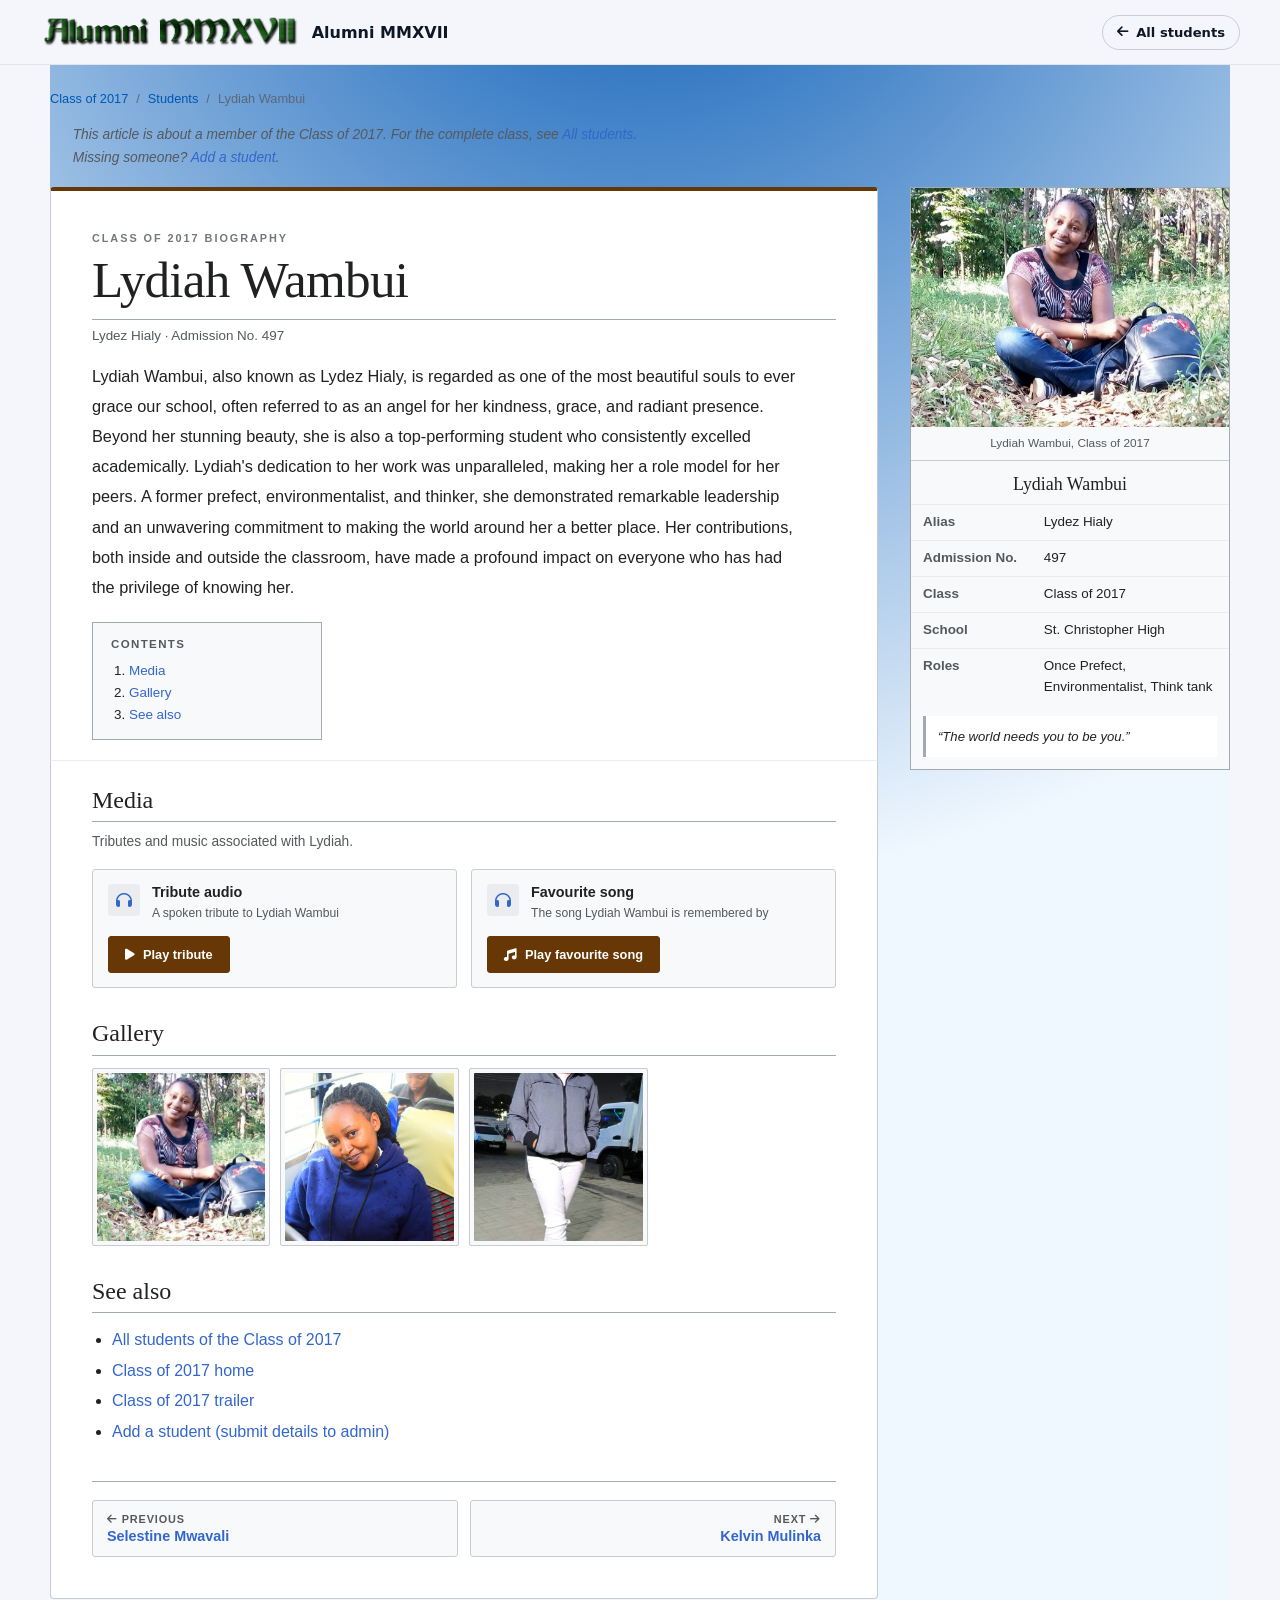
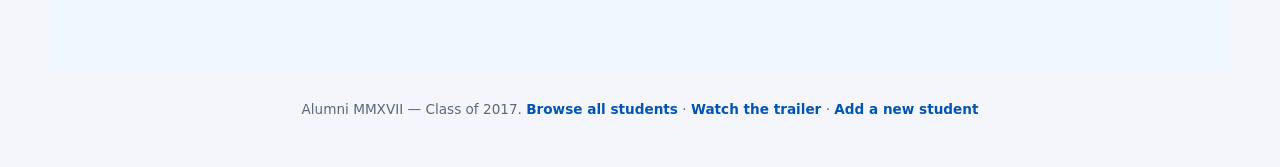
<file: students/lydiah-wambui/index.html>
<!DOCTYPE html>
<html lang="en">
<head>
    <meta charset="UTF-8">
    <meta name="viewport" content="width=device-width, initial-scale=1.0">
    <meta name="color-scheme" content="light dark">
    <title>Lydiah Wambui (Lydez Hialy) - Class of 2017 | Alumni MMXVII</title>
    <meta name="description" content="Lydiah Wambui, also known as Lydez Hialy, is regarded as one of the most beautiful souls to ever grace our school, often referred to as an angel for her...">
    <meta name="robots" content="index,follow">
    <link rel="canonical" href="https://classof2017.example.com/students/lydiah-wambui/">
    <meta property="og:type" content="profile">
    <meta property="og:title" content="Lydiah Wambui (Lydez Hialy) - Class of 2017 | Alumni MMXVII">
    <meta property="og:description" content="Lydiah Wambui, also known as Lydez Hialy, is regarded as one of the most beautiful souls to ever grace our school, often referred to as an angel for her...">
    <meta property="og:url" content="https://classof2017.example.com/students/lydiah-wambui/">
    <meta property="og:image" content="https://classof2017.example.com/photos/lydia.jpg">
    <meta property="og:site_name" content="Alumni MMXVII">
    <meta property="profile:first_name" content="Lydiah">
    <meta name="twitter:card" content="summary_large_image">
    <meta name="twitter:title" content="Lydiah Wambui (Lydez Hialy) - Class of 2017 | Alumni MMXVII">
    <meta name="twitter:description" content="Lydiah Wambui, also known as Lydez Hialy, is regarded as one of the most beautiful souls to ever grace our school, often referred to as an angel for her...">
    <meta name="twitter:image" content="https://classof2017.example.com/photos/lydia.jpg">
    <link rel="shortcut icon" href="../../logo.png" type="image/x-icon">
    <link href="https://cdnjs.cloudflare.com/ajax/libs/font-awesome/6.5.1/css/all.min.css" rel="stylesheet">
    <link rel="stylesheet" href="../../style.css">
    <script type="application/ld+json">[
  {
    "@context": "https://schema.org",
    "@type": "Person",
    "name": "Lydiah Wambui",
    "alternateName": "Lydez Hialy",
    "description": "Lydiah Wambui, also known as Lydez Hialy, is regarded as one of the most beautiful souls to ever grace our school, often referred to as an angel for her kindness, grace, and radiant presence. Beyond her stunning beauty, she is also a top-performing student who consistently excelled academically. Lydiah's dedication to her work was unparalleled, making her a role model for her peers. A former prefect, environmentalist, and thinker, she demonstrated remarkable leadership and an unwavering commitment to making the world around her a better place. Her contributions, both inside and outside the classroom, have made a profound impact on everyone who has had the privilege of knowing her.",
    "image": "https://classof2017.example.com/photos/lydia.jpg",
    "url": "https://classof2017.example.com/students/lydiah-wambui/",
    "alumniOf": {
      "@type": "EducationalOrganization",
      "name": "St. Christopher High"
    },
    "award": "Once Prefect, Environmentalist, Think tank"
  },
  {
    "@context": "https://schema.org",
    "@type": "BreadcrumbList",
    "itemListElement": [
      {
        "@type": "ListItem",
        "position": 1,
        "name": "Class of 2017",
        "item": "https://classof2017.example.com/"
      },
      {
        "@type": "ListItem",
        "position": 2,
        "name": "Students",
        "item": "https://classof2017.example.com/students/"
      },
      {
        "@type": "ListItem",
        "position": 3,
        "name": "Lydiah Wambui",
        "item": "https://classof2017.example.com/students/lydiah-wambui/"
      }
    ]
  }
]</script>
</head>
<body class="profile-page wiki-page">
    <header class="site-header">
        <a class="site-brand" href="../../">
            <img src="../../logo.png" alt="Alumni MMXVII logo">
            <span>Alumni MMXVII</span>
        </a>
        <a class="back-link" href="../../"><i class="fas fa-arrow-left"></i> All students</a>
    </header>

    <main class="profile-main wiki-main">
        <nav class="breadcrumb" aria-label="Breadcrumb">
            <a href="../../">Class of 2017</a>
            <span aria-hidden="true">/</span>
            <a href="../">Students</a>
            <span aria-hidden="true">/</span>
            <span aria-current="page">Lydiah Wambui</span>
        </nav>

        <p class="wiki-hatnote">This article is about a member of the Class of 2017. For the complete class, see <a href="../">All students</a>. Missing someone? <a href="../../add-student/">Add a student</a>.</p>

        <div class="wiki-layout" style="--accent: #673806; --accent-ink: #ffffff">
            <div class="wiki-header" style="--accent: #673806">
                <p class="wiki-kicker">Class of 2017 biography</p>
                <h1>Lydiah Wambui</h1>
                <p class="wiki-subtitle">Lydez Hialy &middot; Admission No. 497</p>
                <p class="wiki-lead">Lydiah Wambui, also known as Lydez Hialy, is regarded as one of the most beautiful souls to ever grace our school, often referred to as an angel for her kindness, grace, and radiant presence. Beyond her stunning beauty, she is also a top-performing student who consistently excelled academically. Lydiah&#39;s dedication to her work was unparalleled, making her a role model for her peers. A former prefect, environmentalist, and thinker, she demonstrated remarkable leadership and an unwavering commitment to making the world around her a better place. Her contributions, both inside and outside the classroom, have made a profound impact on everyone who has had the privilege of knowing her.</p>

                <nav class="wiki-toc" aria-label="Contents">
                    <h2>Contents</h2>
                    <ol>
                        <li><a href="#media">Media</a></li>
                        <li><a href="#gallery">Gallery</a></li>
                        <li><a href="#see-also">See also</a></li>
                    </ol>
                </nav>
            </div>

            <article class="wiki-article">
                <section class="wiki-section" id="media">
                    <h2>Media</h2>
                    <p class="wiki-section-note">Tributes and music associated with Lydiah.</p>
                    <div class="audio-grid">
                        
                <div class="audio-card audio-card-tribute">
                    <div class="audio-card-head">
                        <span class="audio-icon"><i class="fas fa-headphones"></i></span>
                        <div>
                            <h3>Tribute audio</h3>
                            <p>A spoken tribute to Lydiah Wambui</p>
                        </div>
                    </div>
                    <button class="audio-cta" type="button" data-tribute-open aria-haspopup="dialog"><i class="fas fa-play"></i> Play tribute</button>
                </div>
                        
                <div class="audio-card audio-card-favourite">
                    <div class="audio-card-head">
                        <span class="audio-icon"><i class="fas fa-headphones"></i></span>
                        <div>
                            <h3>Favourite song</h3>
                            <p>The song Lydiah Wambui is remembered by</p>
                        </div>
                    </div>
                    <button class="audio-cta" type="button" data-favourite-open aria-haspopup="dialog"><i class="fas fa-music"></i> Play favourite song</button>
                </div>
                    </div>
                </section>

                <section class="wiki-section" id="gallery">
                    <h2>Gallery</h2>
                    <div class="profile-gallery">
                    <figure class="gallery-item">
                        <img src="../../photos/lydia.jpg" alt="Lydiah Wambui Class of 2017 photo 1" loading="lazy" decoding="async">
                    </figure>
                    <figure class="gallery-item">
                        <img src="../../photos/lydia02.jpg" alt="Lydiah Wambui Class of 2017 photo 2" loading="lazy" decoding="async">
                    </figure>
                    <figure class="gallery-item">
                        <img src="../../photos/lydia03.jpg" alt="Lydiah Wambui Class of 2017 photo 3" loading="lazy" decoding="async">
                    </figure></div>
                </section>

                <section class="wiki-section" id="see-also">
                    <h2>See also</h2>
                    <ul class="wiki-see-also">
                        <li><a href="../">All students of the Class of 2017</a></li>
                        <li><a href="../../">Class of 2017 home</a></li>
                        <li><a href="../../trailer/">Class of 2017 trailer</a></li>
                        <li><a href="../../add-student/">Add a student (submit details to admin)</a></li>
                    </ul>
                </section>

                <nav class="wiki-nav" aria-label="More students">
                    <a class="wiki-nav-link" href="../selestine-mwavali/">
                        <span class="wiki-nav-label"><i class="fas fa-arrow-left"></i> Previous</span>
                        <span class="wiki-nav-name">Selestine Mwavali</span>
                    </a>
                    <a class="wiki-nav-link wiki-nav-next" href="../kelvin-mulinka/">
                        <span class="wiki-nav-label">Next <i class="fas fa-arrow-right"></i></span>
                        <span class="wiki-nav-name">Kelvin Mulinka</span>
                    </a>
                </nav>
            </article>

            <aside class="wiki-infobox" aria-label="Quick facts about Lydiah Wambui">
                <figure class="wiki-infobox-figure">
                    <img src="../../photos/lydia.jpg" alt="Lydiah Wambui, Lydez Hialy, Class of 2017" fetchpriority="high">
                    <figcaption>Lydiah Wambui, Class of 2017</figcaption>
                </figure>
                <h2>Lydiah Wambui</h2>
                <table class="wiki-infobox-table">
                    <tbody>
                        <tr><th scope="row">Alias</th><td>Lydez Hialy</td></tr>
                        <tr><th scope="row">Admission No.</th><td>497</td></tr>
                        <tr><th scope="row">Class</th><td>Class of 2017</td></tr>
                        <tr><th scope="row">School</th><td>St. Christopher High</td></tr>
                        <tr><th scope="row">Roles</th><td>Once Prefect, Environmentalist, Think tank</td></tr>
                    </tbody>
                </table>
                <blockquote class="wiki-quote">&ldquo;The world needs you to be you.&rdquo;</blockquote>
            </aside>
        </div>
    </main>

    <div class="tribute-overlay" id="tribute-overlay" aria-hidden="true" style="--accent: #673806; --accent-ink: #ffffff">
        <div class="tribute-dialog" role="dialog" aria-modal="true" aria-labelledby="tribute-title">
            <button class="tribute-close" type="button" data-tribute-close aria-label="Close tribute"><i class="fas fa-xmark"></i></button>
            <div class="tribute-visual">
                <img src="../../photos/lydia.jpg" alt="Lydiah Wambui" loading="lazy" decoding="async">
                <div class="tribute-visual-copy">
                    <p class="tribute-kicker">Class of 2017 tribute</p>
                    <h2 id="tribute-title">Lydiah Wambui</h2>
                    <p>Lydez Hialy &middot; Admission No. 497</p>
                </div>
            </div>
            <div class="tribute-body">
                <div class="tribute-description-card">
                    <blockquote class="tribute-quote">&ldquo;The world needs you to be you.&rdquo;</blockquote>
                    <p class="tribute-description">Lydiah Wambui, also known as Lydez Hialy, is regarded as one of the most beautiful souls to ever grace our school, often referred to as an angel for her kindness, grace, and radiant presence. Beyond her stunning beauty, she is also a top-performing student who consistently excelled academically. Lydiah&#39;s dedication to her work was unparalleled, making her a role model for her peers. A former prefect, environmentalist, and thinker, she demonstrated remarkable leadership and an unwavering commitment to making the world around her a better place. Her contributions, both inside and outside the classroom, have made a profound impact on everyone who has had the privilege of knowing her.</p>
                </div>
                <div class="tribute-actions">
                    <button class="tribute-play" type="button" data-tribute-play>
                        <i class="fas fa-play"></i><span>Play tribute</span>
                    </button>
                    <a class="tribute-cta" href="#gallery" data-tribute-gallery><i class="fas fa-images"></i> View photos</a>
                    <a class="tribute-cta tribute-cta-ghost" href="../kelvin-mulinka/">Next: Kelvin Mulinka <i class="fas fa-arrow-right"></i></a>
                </div>
                <div class="tribute-progress" aria-hidden="true"><span data-tribute-progress></span></div>
                <div class="tribute-times"><span data-tribute-current>0:00</span><span data-tribute-duration>0:00</span></div>
                <audio data-tribute-audio preload="metadata" src="../../readers/lydiahAudio.mp3"></audio>
            </div>
        </div>
    </div>

    <div class="media-overlay profile-media-overlay" id="favourite-overlay" role="dialog" aria-modal="true" aria-label="Favourite song player for Lydiah Wambui" aria-hidden="true" style="--accent: #673806; --accent-ink: #ffffff">
        <button type="button" class="media-close" data-favourite-close aria-label="Close favourite song player"><span>&times;</span></button>
        <div class="media-content">
            <div class="beatsync">
                <div class="beatsync-photo" data-favourite-photo></div>
                <div class="beatsync-glow" aria-hidden="true"></div>
                <span class="beatsync-badge"><i class="fas fa-music"></i> Now playing</span>
                <div class="beatsync-eq" aria-hidden="true"><span></span><span></span><span></span><span></span><span></span><span></span><span></span><span></span><span></span><span></span><span></span><span></span><span></span><span></span><span></span><span></span><span></span><span></span><span></span><span></span></div>
            </div>
            <div class="quote-content">
                <p class="media-kicker">Favourite song</p>
                <h3 class="media-name">Lydiah Wambui</h3>
                <p class="media-quote">The world needs you to be you.</p>
                <div class="media-actions">
                    <button class="media-toggle" type="button" data-favourite-toggle><i class="fas fa-play"></i><span>Play song</span></button>
                    <a class="media-link" href="#gallery" data-favourite-gallery><i class="fas fa-images"></i> Photos</a>
                    <a class="media-link media-link-ghost" href="../kelvin-mulinka/">Next: Kelvin Mulinka</a>
                </div>
                <div class="media-progress" aria-hidden="true"><span data-favourite-progress></span></div>
                <div class="media-times"><span data-favourite-current>0:00</span><span data-favourite-duration>0:00</span></div>
                <div hidden><span data-favourite-photo-url="../../photos/lydia.jpg"></span><span data-favourite-photo-url="../../photos/lydia02.jpg"></span><span data-favourite-photo-url="../../photos/lydia03.jpg"></span></div>
                <audio data-favourite-audio preload="metadata" src="../../readers/lydiahfav.mp3"></audio>
            </div>
        </div>
    </div>

    <footer class="site-footer">
        <p>Alumni MMXVII &mdash; Class of 2017. <a href="../">Browse all students</a> &middot; <a href="../../trailer/">Watch the trailer</a> &middot; <a href="../../add-student/">Add a new student</a></p>
    </footer>
    <script src="../../profile.js" defer></script>
</body>
</html>
</file>
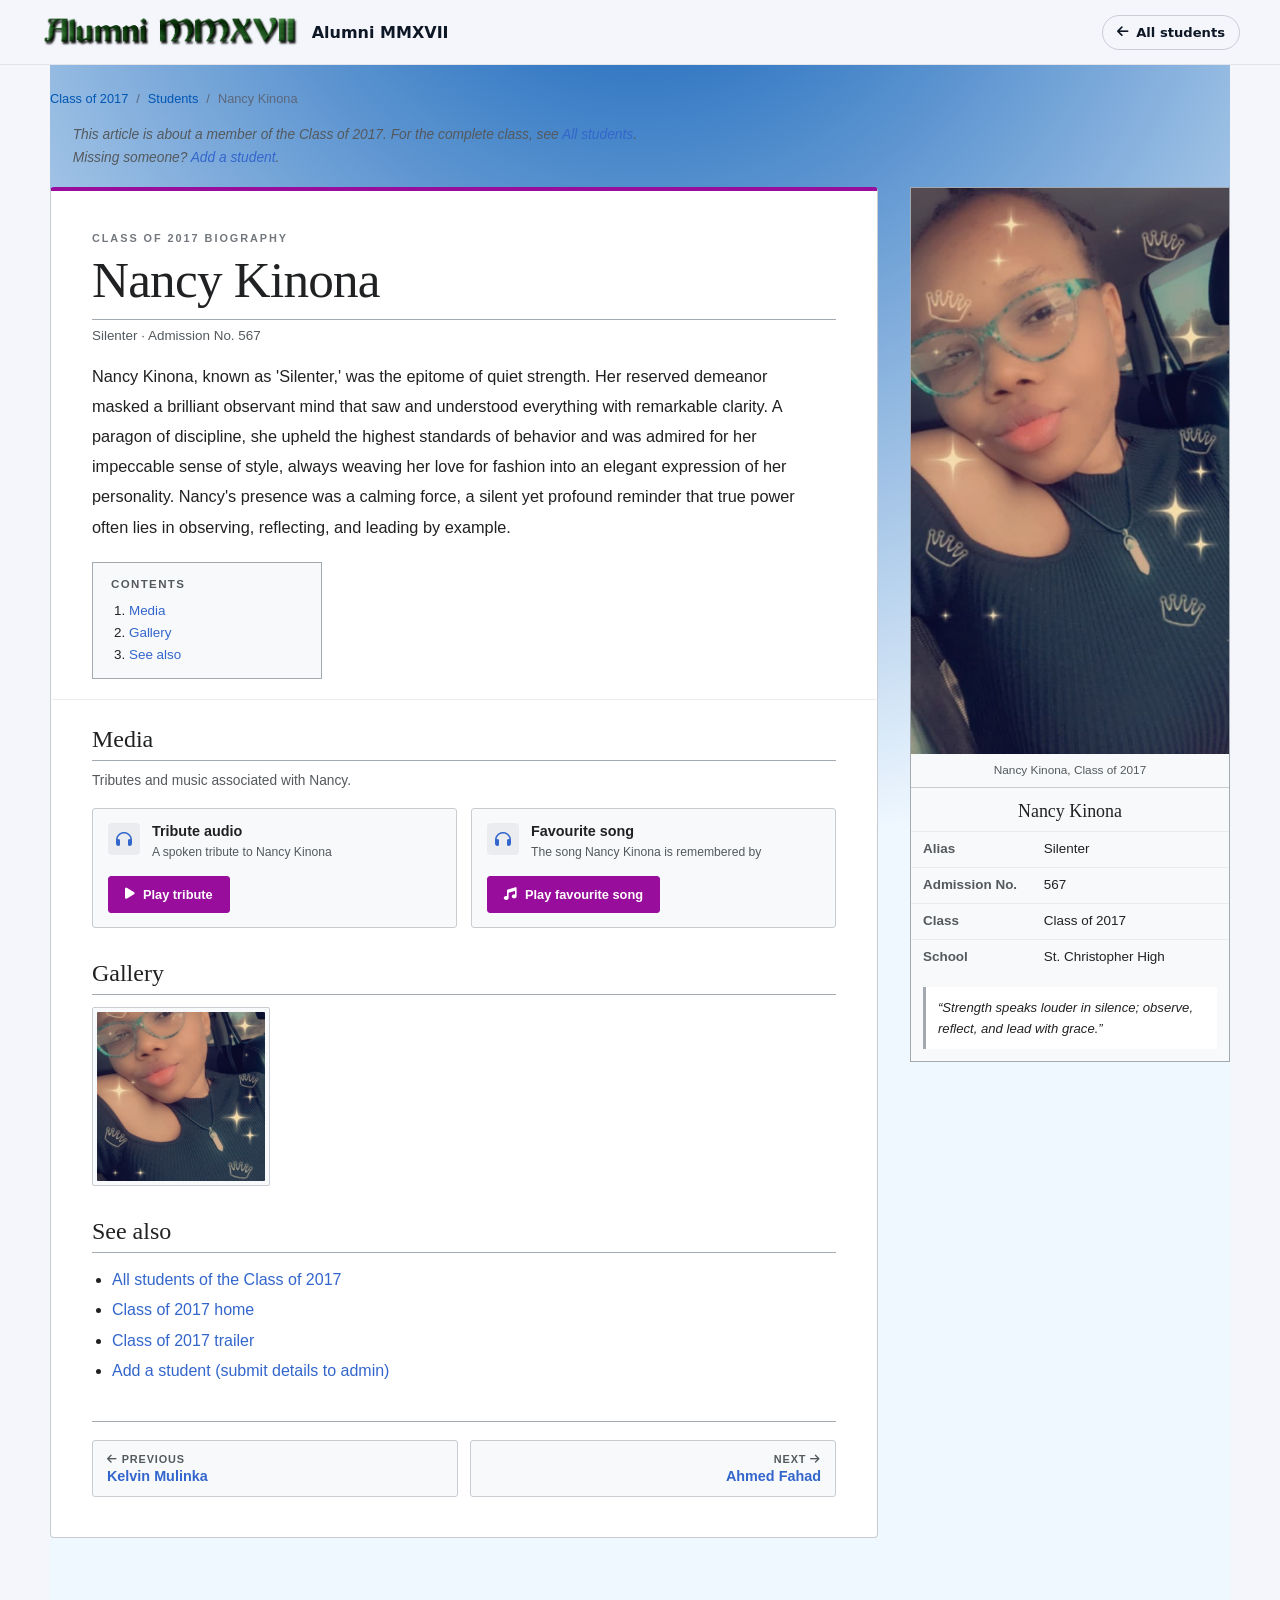
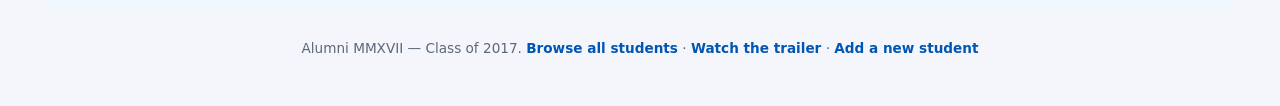
<file: students/nancy-kinona/index.html>
<!DOCTYPE html>
<html lang="en">
<head>
    <meta charset="UTF-8">
    <meta name="viewport" content="width=device-width, initial-scale=1.0">
    <meta name="color-scheme" content="light dark">
    <title>Nancy Kinona (Silenter) - Class of 2017 | Alumni MMXVII</title>
    <meta name="description" content="Nancy Kinona, known as &#39;Silenter,&#39; was the epitome of quiet strength. Her reserved demeanor masked a brilliant observant mind that saw and understood...">
    <meta name="robots" content="index,follow">
    <link rel="canonical" href="https://classof2017.example.com/students/nancy-kinona/">
    <meta property="og:type" content="profile">
    <meta property="og:title" content="Nancy Kinona (Silenter) - Class of 2017 | Alumni MMXVII">
    <meta property="og:description" content="Nancy Kinona, known as &#39;Silenter,&#39; was the epitome of quiet strength. Her reserved demeanor masked a brilliant observant mind that saw and understood...">
    <meta property="og:url" content="https://classof2017.example.com/students/nancy-kinona/">
    <meta property="og:image" content="https://classof2017.example.com/photos/nancy.jpg">
    <meta property="og:site_name" content="Alumni MMXVII">
    <meta property="profile:first_name" content="Nancy">
    <meta name="twitter:card" content="summary_large_image">
    <meta name="twitter:title" content="Nancy Kinona (Silenter) - Class of 2017 | Alumni MMXVII">
    <meta name="twitter:description" content="Nancy Kinona, known as &#39;Silenter,&#39; was the epitome of quiet strength. Her reserved demeanor masked a brilliant observant mind that saw and understood...">
    <meta name="twitter:image" content="https://classof2017.example.com/photos/nancy.jpg">
    <link rel="shortcut icon" href="../../logo.png" type="image/x-icon">
    <link href="https://cdnjs.cloudflare.com/ajax/libs/font-awesome/6.5.1/css/all.min.css" rel="stylesheet">
    <link rel="stylesheet" href="../../style.css">
    <script type="application/ld+json">[
  {
    "@context": "https://schema.org",
    "@type": "Person",
    "name": "Nancy Kinona",
    "alternateName": "Silenter",
    "description": "Nancy Kinona, known as 'Silenter,' was the epitome of quiet strength. Her reserved demeanor masked a brilliant observant mind that saw and understood everything with remarkable clarity. A paragon of discipline, she upheld the highest standards of behavior and was admired for her impeccable sense of style, always weaving her love for fashion into an elegant expression of her personality. Nancy's presence was a calming force, a silent yet profound reminder that true power often lies in observing, reflecting, and leading by example.",
    "image": "https://classof2017.example.com/photos/nancy.jpg",
    "url": "https://classof2017.example.com/students/nancy-kinona/",
    "alumniOf": {
      "@type": "EducationalOrganization",
      "name": "St. Christopher High"
    }
  },
  {
    "@context": "https://schema.org",
    "@type": "BreadcrumbList",
    "itemListElement": [
      {
        "@type": "ListItem",
        "position": 1,
        "name": "Class of 2017",
        "item": "https://classof2017.example.com/"
      },
      {
        "@type": "ListItem",
        "position": 2,
        "name": "Students",
        "item": "https://classof2017.example.com/students/"
      },
      {
        "@type": "ListItem",
        "position": 3,
        "name": "Nancy Kinona",
        "item": "https://classof2017.example.com/students/nancy-kinona/"
      }
    ]
  }
]</script>
</head>
<body class="profile-page wiki-page">
    <header class="site-header">
        <a class="site-brand" href="../../">
            <img src="../../logo.png" alt="Alumni MMXVII logo">
            <span>Alumni MMXVII</span>
        </a>
        <a class="back-link" href="../../"><i class="fas fa-arrow-left"></i> All students</a>
    </header>

    <main class="profile-main wiki-main">
        <nav class="breadcrumb" aria-label="Breadcrumb">
            <a href="../../">Class of 2017</a>
            <span aria-hidden="true">/</span>
            <a href="../">Students</a>
            <span aria-hidden="true">/</span>
            <span aria-current="page">Nancy Kinona</span>
        </nav>

        <p class="wiki-hatnote">This article is about a member of the Class of 2017. For the complete class, see <a href="../">All students</a>. Missing someone? <a href="../../add-student/">Add a student</a>.</p>

        <div class="wiki-layout" style="--accent: #980d9b; --accent-ink: #ffffff">
            <div class="wiki-header" style="--accent: #980d9b">
                <p class="wiki-kicker">Class of 2017 biography</p>
                <h1>Nancy Kinona</h1>
                <p class="wiki-subtitle">Silenter &middot; Admission No. 567</p>
                <p class="wiki-lead">Nancy Kinona, known as &#39;Silenter,&#39; was the epitome of quiet strength. Her reserved demeanor masked a brilliant observant mind that saw and understood everything with remarkable clarity. A paragon of discipline, she upheld the highest standards of behavior and was admired for her impeccable sense of style, always weaving her love for fashion into an elegant expression of her personality. Nancy&#39;s presence was a calming force, a silent yet profound reminder that true power often lies in observing, reflecting, and leading by example.</p>

                <nav class="wiki-toc" aria-label="Contents">
                    <h2>Contents</h2>
                    <ol>
                        <li><a href="#media">Media</a></li>
                        <li><a href="#gallery">Gallery</a></li>
                        <li><a href="#see-also">See also</a></li>
                    </ol>
                </nav>
            </div>

            <article class="wiki-article">
                <section class="wiki-section" id="media">
                    <h2>Media</h2>
                    <p class="wiki-section-note">Tributes and music associated with Nancy.</p>
                    <div class="audio-grid">
                        
                <div class="audio-card audio-card-tribute">
                    <div class="audio-card-head">
                        <span class="audio-icon"><i class="fas fa-headphones"></i></span>
                        <div>
                            <h3>Tribute audio</h3>
                            <p>A spoken tribute to Nancy Kinona</p>
                        </div>
                    </div>
                    <button class="audio-cta" type="button" data-tribute-open aria-haspopup="dialog"><i class="fas fa-play"></i> Play tribute</button>
                </div>
                        
                <div class="audio-card audio-card-favourite">
                    <div class="audio-card-head">
                        <span class="audio-icon"><i class="fas fa-headphones"></i></span>
                        <div>
                            <h3>Favourite song</h3>
                            <p>The song Nancy Kinona is remembered by</p>
                        </div>
                    </div>
                    <button class="audio-cta" type="button" data-favourite-open aria-haspopup="dialog"><i class="fas fa-music"></i> Play favourite song</button>
                </div>
                    </div>
                </section>

                <section class="wiki-section" id="gallery">
                    <h2>Gallery</h2>
                    <div class="profile-gallery">
                    <figure class="gallery-item">
                        <img src="../../photos/nancy.jpg" alt="Nancy Kinona Class of 2017 photo 1" loading="lazy" decoding="async">
                    </figure></div>
                </section>

                <section class="wiki-section" id="see-also">
                    <h2>See also</h2>
                    <ul class="wiki-see-also">
                        <li><a href="../">All students of the Class of 2017</a></li>
                        <li><a href="../../">Class of 2017 home</a></li>
                        <li><a href="../../trailer/">Class of 2017 trailer</a></li>
                        <li><a href="../../add-student/">Add a student (submit details to admin)</a></li>
                    </ul>
                </section>

                <nav class="wiki-nav" aria-label="More students">
                    <a class="wiki-nav-link" href="../kelvin-mulinka/">
                        <span class="wiki-nav-label"><i class="fas fa-arrow-left"></i> Previous</span>
                        <span class="wiki-nav-name">Kelvin Mulinka</span>
                    </a>
                    <a class="wiki-nav-link wiki-nav-next" href="../ahmed-fahad/">
                        <span class="wiki-nav-label">Next <i class="fas fa-arrow-right"></i></span>
                        <span class="wiki-nav-name">Ahmed Fahad</span>
                    </a>
                </nav>
            </article>

            <aside class="wiki-infobox" aria-label="Quick facts about Nancy Kinona">
                <figure class="wiki-infobox-figure">
                    <img src="../../photos/nancy.jpg" alt="Nancy Kinona, Silenter, Class of 2017" fetchpriority="high">
                    <figcaption>Nancy Kinona, Class of 2017</figcaption>
                </figure>
                <h2>Nancy Kinona</h2>
                <table class="wiki-infobox-table">
                    <tbody>
                        <tr><th scope="row">Alias</th><td>Silenter</td></tr>
                        <tr><th scope="row">Admission No.</th><td>567</td></tr>
                        <tr><th scope="row">Class</th><td>Class of 2017</td></tr>
                        <tr><th scope="row">School</th><td>St. Christopher High</td></tr>
                        
                    </tbody>
                </table>
                <blockquote class="wiki-quote">&ldquo;Strength speaks louder in silence; observe, reflect, and lead with grace.&rdquo;</blockquote>
            </aside>
        </div>
    </main>

    <div class="tribute-overlay" id="tribute-overlay" aria-hidden="true" style="--accent: #980d9b; --accent-ink: #ffffff">
        <div class="tribute-dialog" role="dialog" aria-modal="true" aria-labelledby="tribute-title">
            <button class="tribute-close" type="button" data-tribute-close aria-label="Close tribute"><i class="fas fa-xmark"></i></button>
            <div class="tribute-visual">
                <img src="../../photos/nancy.jpg" alt="Nancy Kinona" loading="lazy" decoding="async">
                <div class="tribute-visual-copy">
                    <p class="tribute-kicker">Class of 2017 tribute</p>
                    <h2 id="tribute-title">Nancy Kinona</h2>
                    <p>Silenter &middot; Admission No. 567</p>
                </div>
            </div>
            <div class="tribute-body">
                <div class="tribute-description-card">
                    <blockquote class="tribute-quote">&ldquo;Strength speaks louder in silence; observe, reflect, and lead with grace.&rdquo;</blockquote>
                    <p class="tribute-description">Nancy Kinona, known as &#39;Silenter,&#39; was the epitome of quiet strength. Her reserved demeanor masked a brilliant observant mind that saw and understood everything with remarkable clarity. A paragon of discipline, she upheld the highest standards of behavior and was admired for her impeccable sense of style, always weaving her love for fashion into an elegant expression of her personality. Nancy&#39;s presence was a calming force, a silent yet profound reminder that true power often lies in observing, reflecting, and leading by example.</p>
                </div>
                <div class="tribute-actions">
                    <button class="tribute-play" type="button" data-tribute-play>
                        <i class="fas fa-play"></i><span>Play tribute</span>
                    </button>
                    <a class="tribute-cta" href="#gallery" data-tribute-gallery><i class="fas fa-images"></i> View photos</a>
                    <a class="tribute-cta tribute-cta-ghost" href="../ahmed-fahad/">Next: Ahmed Fahad <i class="fas fa-arrow-right"></i></a>
                </div>
                <div class="tribute-progress" aria-hidden="true"><span data-tribute-progress></span></div>
                <div class="tribute-times"><span data-tribute-current>0:00</span><span data-tribute-duration>0:00</span></div>
                <audio data-tribute-audio preload="metadata" src="../../readers/nancyAudio.mp3"></audio>
            </div>
        </div>
    </div>

    <div class="media-overlay profile-media-overlay" id="favourite-overlay" role="dialog" aria-modal="true" aria-label="Favourite song player for Nancy Kinona" aria-hidden="true" style="--accent: #980d9b; --accent-ink: #ffffff">
        <button type="button" class="media-close" data-favourite-close aria-label="Close favourite song player"><span>&times;</span></button>
        <div class="media-content">
            <div class="beatsync">
                <div class="beatsync-photo" data-favourite-photo></div>
                <div class="beatsync-glow" aria-hidden="true"></div>
                <span class="beatsync-badge"><i class="fas fa-music"></i> Now playing</span>
                <div class="beatsync-eq" aria-hidden="true"><span></span><span></span><span></span><span></span><span></span><span></span><span></span><span></span><span></span><span></span><span></span><span></span><span></span><span></span><span></span><span></span><span></span><span></span><span></span><span></span></div>
            </div>
            <div class="quote-content">
                <p class="media-kicker">Favourite song</p>
                <h3 class="media-name">Nancy Kinona</h3>
                <p class="media-quote">Strength speaks louder in silence; observe, reflect, and lead with grace.</p>
                <div class="media-actions">
                    <button class="media-toggle" type="button" data-favourite-toggle><i class="fas fa-play"></i><span>Play song</span></button>
                    <a class="media-link" href="#gallery" data-favourite-gallery><i class="fas fa-images"></i> Photos</a>
                    <a class="media-link media-link-ghost" href="../ahmed-fahad/">Next: Ahmed Fahad</a>
                </div>
                <div class="media-progress" aria-hidden="true"><span data-favourite-progress></span></div>
                <div class="media-times"><span data-favourite-current>0:00</span><span data-favourite-duration>0:00</span></div>
                <div hidden><span data-favourite-photo-url="../../photos/nancy.jpg"></span></div>
                <audio data-favourite-audio preload="metadata" src="../../readers/nancyfav.mp3"></audio>
            </div>
        </div>
    </div>

    <footer class="site-footer">
        <p>Alumni MMXVII &mdash; Class of 2017. <a href="../">Browse all students</a> &middot; <a href="../../trailer/">Watch the trailer</a> &middot; <a href="../../add-student/">Add a new student</a></p>
    </footer>
    <script src="../../profile.js" defer></script>
</body>
</html>
</file>
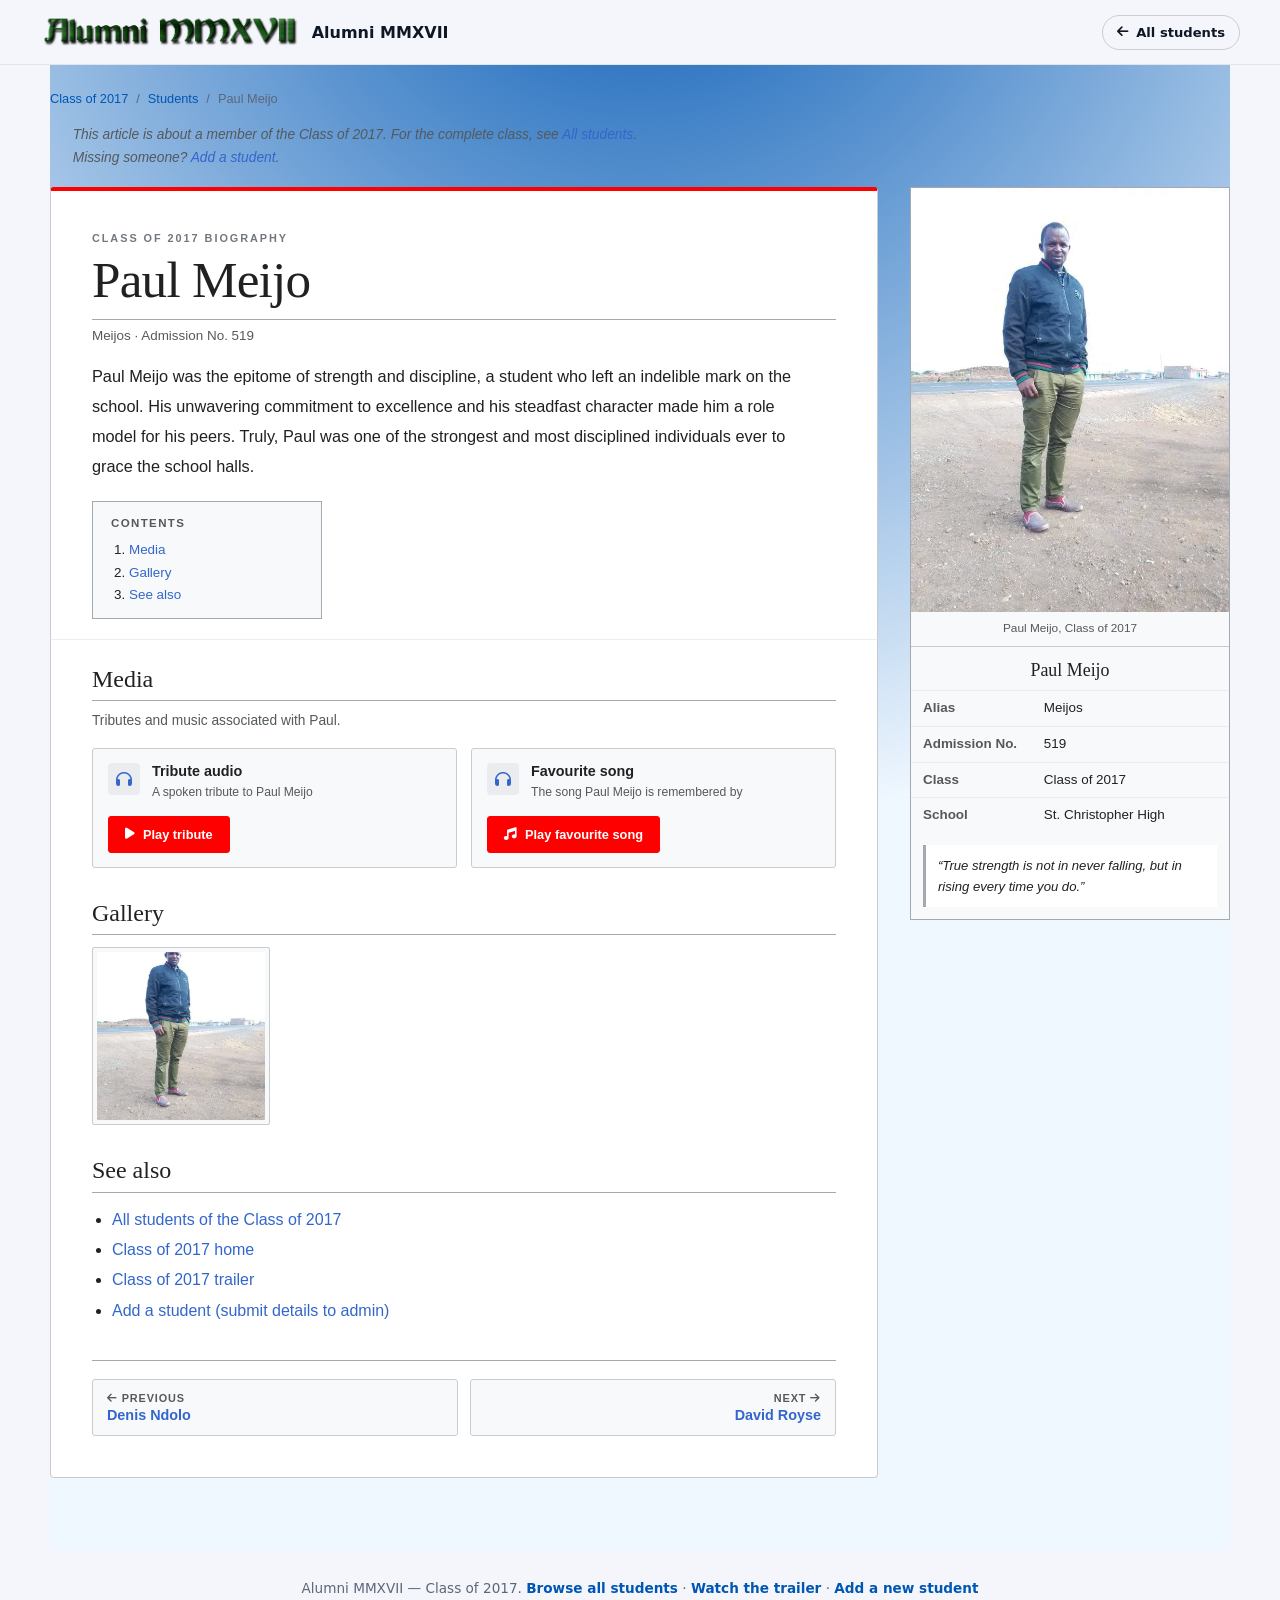
<file: students/paul-meijo/index.html>
<!DOCTYPE html>
<html lang="en">
<head>
    <meta charset="UTF-8">
    <meta name="viewport" content="width=device-width, initial-scale=1.0">
    <meta name="color-scheme" content="light dark">
    <title>Paul Meijo (Meijos) - Class of 2017 | Alumni MMXVII</title>
    <meta name="description" content="Paul Meijo was the epitome of strength and discipline, a student who left an indelible mark on the school. His unwavering commitment to excellence and his...">
    <meta name="robots" content="index,follow">
    <link rel="canonical" href="https://classof2017.example.com/students/paul-meijo/">
    <meta property="og:type" content="profile">
    <meta property="og:title" content="Paul Meijo (Meijos) - Class of 2017 | Alumni MMXVII">
    <meta property="og:description" content="Paul Meijo was the epitome of strength and discipline, a student who left an indelible mark on the school. His unwavering commitment to excellence and his...">
    <meta property="og:url" content="https://classof2017.example.com/students/paul-meijo/">
    <meta property="og:image" content="https://classof2017.example.com/photos/paulmeijo.jpeg">
    <meta property="og:site_name" content="Alumni MMXVII">
    <meta property="profile:first_name" content="Paul">
    <meta name="twitter:card" content="summary_large_image">
    <meta name="twitter:title" content="Paul Meijo (Meijos) - Class of 2017 | Alumni MMXVII">
    <meta name="twitter:description" content="Paul Meijo was the epitome of strength and discipline, a student who left an indelible mark on the school. His unwavering commitment to excellence and his...">
    <meta name="twitter:image" content="https://classof2017.example.com/photos/paulmeijo.jpeg">
    <link rel="shortcut icon" href="../../logo.png" type="image/x-icon">
    <link href="https://cdnjs.cloudflare.com/ajax/libs/font-awesome/6.5.1/css/all.min.css" rel="stylesheet">
    <link rel="stylesheet" href="../../style.css">
    <script type="application/ld+json">[
  {
    "@context": "https://schema.org",
    "@type": "Person",
    "name": "Paul Meijo",
    "alternateName": "Meijos",
    "description": "Paul Meijo was the epitome of strength and discipline, a student who left an indelible mark on the school. His unwavering commitment to excellence and his steadfast character made him a role model for his peers. Truly, Paul was one of the strongest and most disciplined individuals ever to grace the school halls.",
    "image": "https://classof2017.example.com/photos/paulmeijo.jpeg",
    "url": "https://classof2017.example.com/students/paul-meijo/",
    "alumniOf": {
      "@type": "EducationalOrganization",
      "name": "St. Christopher High"
    }
  },
  {
    "@context": "https://schema.org",
    "@type": "BreadcrumbList",
    "itemListElement": [
      {
        "@type": "ListItem",
        "position": 1,
        "name": "Class of 2017",
        "item": "https://classof2017.example.com/"
      },
      {
        "@type": "ListItem",
        "position": 2,
        "name": "Students",
        "item": "https://classof2017.example.com/students/"
      },
      {
        "@type": "ListItem",
        "position": 3,
        "name": "Paul Meijo",
        "item": "https://classof2017.example.com/students/paul-meijo/"
      }
    ]
  }
]</script>
</head>
<body class="profile-page wiki-page">
    <header class="site-header">
        <a class="site-brand" href="../../">
            <img src="../../logo.png" alt="Alumni MMXVII logo">
            <span>Alumni MMXVII</span>
        </a>
        <a class="back-link" href="../../"><i class="fas fa-arrow-left"></i> All students</a>
    </header>

    <main class="profile-main wiki-main">
        <nav class="breadcrumb" aria-label="Breadcrumb">
            <a href="../../">Class of 2017</a>
            <span aria-hidden="true">/</span>
            <a href="../">Students</a>
            <span aria-hidden="true">/</span>
            <span aria-current="page">Paul Meijo</span>
        </nav>

        <p class="wiki-hatnote">This article is about a member of the Class of 2017. For the complete class, see <a href="../">All students</a>. Missing someone? <a href="../../add-student/">Add a student</a>.</p>

        <div class="wiki-layout" style="--accent: red; --accent-ink: #ffffff">
            <div class="wiki-header" style="--accent: red">
                <p class="wiki-kicker">Class of 2017 biography</p>
                <h1>Paul Meijo</h1>
                <p class="wiki-subtitle">Meijos &middot; Admission No. 519</p>
                <p class="wiki-lead">Paul Meijo was the epitome of strength and discipline, a student who left an indelible mark on the school. His unwavering commitment to excellence and his steadfast character made him a role model for his peers. Truly, Paul was one of the strongest and most disciplined individuals ever to grace the school halls.</p>

                <nav class="wiki-toc" aria-label="Contents">
                    <h2>Contents</h2>
                    <ol>
                        <li><a href="#media">Media</a></li>
                        <li><a href="#gallery">Gallery</a></li>
                        <li><a href="#see-also">See also</a></li>
                    </ol>
                </nav>
            </div>

            <article class="wiki-article">
                <section class="wiki-section" id="media">
                    <h2>Media</h2>
                    <p class="wiki-section-note">Tributes and music associated with Paul.</p>
                    <div class="audio-grid">
                        
                <div class="audio-card audio-card-tribute">
                    <div class="audio-card-head">
                        <span class="audio-icon"><i class="fas fa-headphones"></i></span>
                        <div>
                            <h3>Tribute audio</h3>
                            <p>A spoken tribute to Paul Meijo</p>
                        </div>
                    </div>
                    <button class="audio-cta" type="button" data-tribute-open aria-haspopup="dialog"><i class="fas fa-play"></i> Play tribute</button>
                </div>
                        
                <div class="audio-card audio-card-favourite">
                    <div class="audio-card-head">
                        <span class="audio-icon"><i class="fas fa-headphones"></i></span>
                        <div>
                            <h3>Favourite song</h3>
                            <p>The song Paul Meijo is remembered by</p>
                        </div>
                    </div>
                    <button class="audio-cta" type="button" data-favourite-open aria-haspopup="dialog"><i class="fas fa-music"></i> Play favourite song</button>
                </div>
                    </div>
                </section>

                <section class="wiki-section" id="gallery">
                    <h2>Gallery</h2>
                    <div class="profile-gallery">
                    <figure class="gallery-item">
                        <img src="../../photos/paulmeijo.jpeg" alt="Paul Meijo Class of 2017 photo 1" loading="lazy" decoding="async">
                    </figure></div>
                </section>

                <section class="wiki-section" id="see-also">
                    <h2>See also</h2>
                    <ul class="wiki-see-also">
                        <li><a href="../">All students of the Class of 2017</a></li>
                        <li><a href="../../">Class of 2017 home</a></li>
                        <li><a href="../../trailer/">Class of 2017 trailer</a></li>
                        <li><a href="../../add-student/">Add a student (submit details to admin)</a></li>
                    </ul>
                </section>

                <nav class="wiki-nav" aria-label="More students">
                    <a class="wiki-nav-link" href="../denis-ndolo/">
                        <span class="wiki-nav-label"><i class="fas fa-arrow-left"></i> Previous</span>
                        <span class="wiki-nav-name">Denis Ndolo</span>
                    </a>
                    <a class="wiki-nav-link wiki-nav-next" href="../david-royse/">
                        <span class="wiki-nav-label">Next <i class="fas fa-arrow-right"></i></span>
                        <span class="wiki-nav-name">David Royse</span>
                    </a>
                </nav>
            </article>

            <aside class="wiki-infobox" aria-label="Quick facts about Paul Meijo">
                <figure class="wiki-infobox-figure">
                    <img src="../../photos/paulmeijo.jpeg" alt="Paul Meijo, Meijos, Class of 2017" fetchpriority="high">
                    <figcaption>Paul Meijo, Class of 2017</figcaption>
                </figure>
                <h2>Paul Meijo</h2>
                <table class="wiki-infobox-table">
                    <tbody>
                        <tr><th scope="row">Alias</th><td>Meijos</td></tr>
                        <tr><th scope="row">Admission No.</th><td>519</td></tr>
                        <tr><th scope="row">Class</th><td>Class of 2017</td></tr>
                        <tr><th scope="row">School</th><td>St. Christopher High</td></tr>
                        
                    </tbody>
                </table>
                <blockquote class="wiki-quote">&ldquo;True strength is not in never falling, but in rising every time you do.&rdquo;</blockquote>
            </aside>
        </div>
    </main>

    <div class="tribute-overlay" id="tribute-overlay" aria-hidden="true" style="--accent: red; --accent-ink: #ffffff">
        <div class="tribute-dialog" role="dialog" aria-modal="true" aria-labelledby="tribute-title">
            <button class="tribute-close" type="button" data-tribute-close aria-label="Close tribute"><i class="fas fa-xmark"></i></button>
            <div class="tribute-visual">
                <img src="../../photos/paulmeijo.jpeg" alt="Paul Meijo" loading="lazy" decoding="async">
                <div class="tribute-visual-copy">
                    <p class="tribute-kicker">Class of 2017 tribute</p>
                    <h2 id="tribute-title">Paul Meijo</h2>
                    <p>Meijos &middot; Admission No. 519</p>
                </div>
            </div>
            <div class="tribute-body">
                <div class="tribute-description-card">
                    <blockquote class="tribute-quote">&ldquo;True strength is not in never falling, but in rising every time you do.&rdquo;</blockquote>
                    <p class="tribute-description">Paul Meijo was the epitome of strength and discipline, a student who left an indelible mark on the school. His unwavering commitment to excellence and his steadfast character made him a role model for his peers. Truly, Paul was one of the strongest and most disciplined individuals ever to grace the school halls.</p>
                </div>
                <div class="tribute-actions">
                    <button class="tribute-play" type="button" data-tribute-play>
                        <i class="fas fa-play"></i><span>Play tribute</span>
                    </button>
                    <a class="tribute-cta" href="#gallery" data-tribute-gallery><i class="fas fa-images"></i> View photos</a>
                    <a class="tribute-cta tribute-cta-ghost" href="../david-royse/">Next: David Royse <i class="fas fa-arrow-right"></i></a>
                </div>
                <div class="tribute-progress" aria-hidden="true"><span data-tribute-progress></span></div>
                <div class="tribute-times"><span data-tribute-current>0:00</span><span data-tribute-duration>0:00</span></div>
                <audio data-tribute-audio preload="metadata" src="../../readers/pmeijoAudio.mp3"></audio>
            </div>
        </div>
    </div>

    <div class="media-overlay profile-media-overlay" id="favourite-overlay" role="dialog" aria-modal="true" aria-label="Favourite song player for Paul Meijo" aria-hidden="true" style="--accent: red; --accent-ink: #ffffff">
        <button type="button" class="media-close" data-favourite-close aria-label="Close favourite song player"><span>&times;</span></button>
        <div class="media-content">
            <div class="beatsync">
                <div class="beatsync-photo" data-favourite-photo></div>
                <div class="beatsync-glow" aria-hidden="true"></div>
                <span class="beatsync-badge"><i class="fas fa-music"></i> Now playing</span>
                <div class="beatsync-eq" aria-hidden="true"><span></span><span></span><span></span><span></span><span></span><span></span><span></span><span></span><span></span><span></span><span></span><span></span><span></span><span></span><span></span><span></span><span></span><span></span><span></span><span></span></div>
            </div>
            <div class="quote-content">
                <p class="media-kicker">Favourite song</p>
                <h3 class="media-name">Paul Meijo</h3>
                <p class="media-quote">True strength is not in never falling, but in rising every time you do.</p>
                <div class="media-actions">
                    <button class="media-toggle" type="button" data-favourite-toggle><i class="fas fa-play"></i><span>Play song</span></button>
                    <a class="media-link" href="#gallery" data-favourite-gallery><i class="fas fa-images"></i> Photos</a>
                    <a class="media-link media-link-ghost" href="../david-royse/">Next: David Royse</a>
                </div>
                <div class="media-progress" aria-hidden="true"><span data-favourite-progress></span></div>
                <div class="media-times"><span data-favourite-current>0:00</span><span data-favourite-duration>0:00</span></div>
                <div hidden><span data-favourite-photo-url="../../photos/paulmeijo.jpeg"></span></div>
                <audio data-favourite-audio preload="metadata" src="../../readers/paulmeijofav.mp3"></audio>
            </div>
        </div>
    </div>

    <footer class="site-footer">
        <p>Alumni MMXVII &mdash; Class of 2017. <a href="../">Browse all students</a> &middot; <a href="../../trailer/">Watch the trailer</a> &middot; <a href="../../add-student/">Add a new student</a></p>
    </footer>
    <script src="../../profile.js" defer></script>
</body>
</html>
</file>
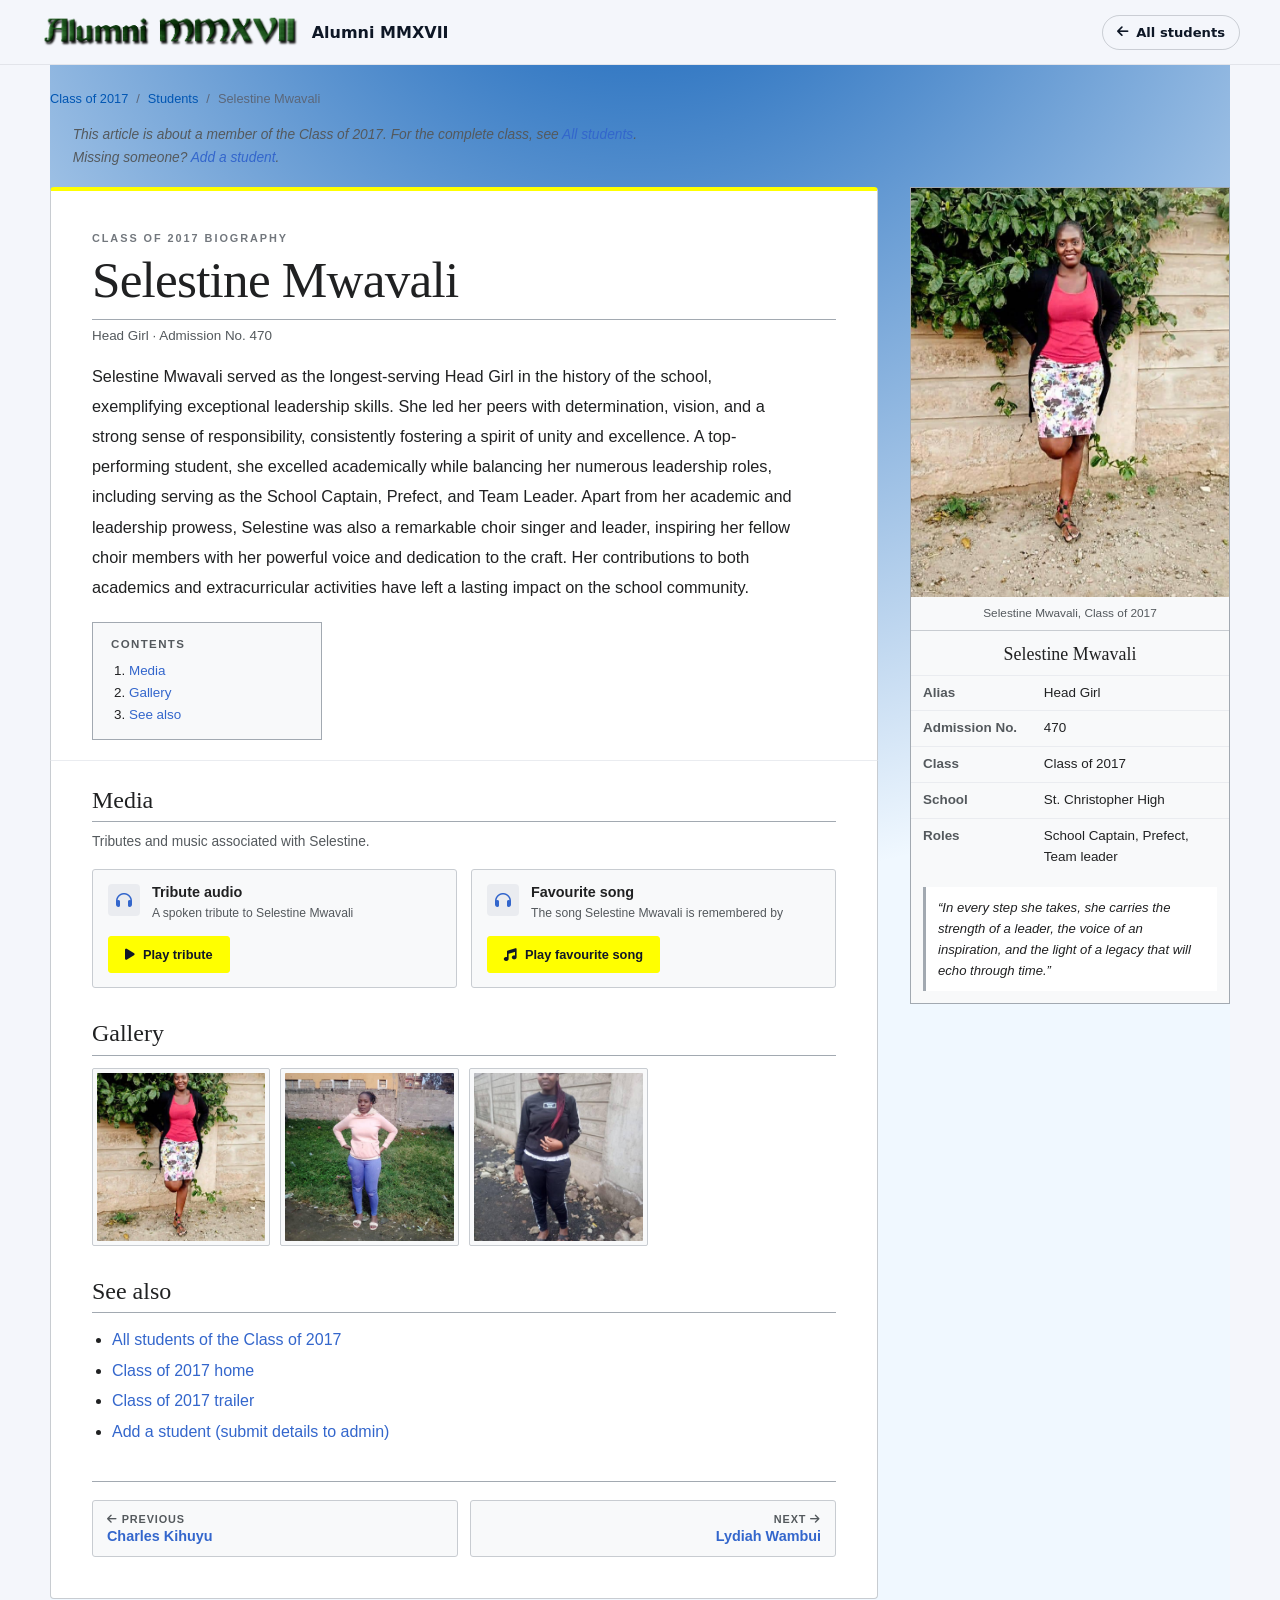
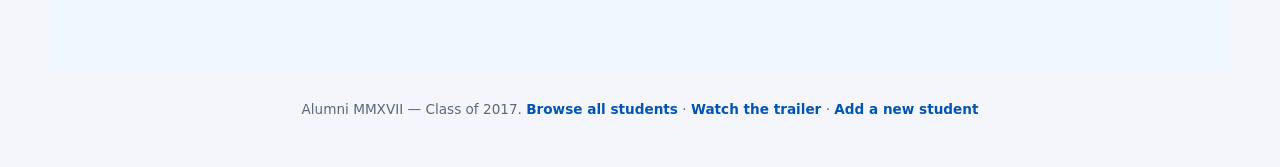
<file: students/selestine-mwavali/index.html>
<!DOCTYPE html>
<html lang="en">
<head>
    <meta charset="UTF-8">
    <meta name="viewport" content="width=device-width, initial-scale=1.0">
    <meta name="color-scheme" content="light dark">
    <title>Selestine Mwavali (Head Girl) - Class of 2017 | Alumni MMXVII</title>
    <meta name="description" content="Selestine Mwavali served as the longest-serving Head Girl in the history of the school, exemplifying exceptional leadership skills. She led her peers with...">
    <meta name="robots" content="index,follow">
    <link rel="canonical" href="https://classof2017.example.com/students/selestine-mwavali/">
    <meta property="og:type" content="profile">
    <meta property="og:title" content="Selestine Mwavali (Head Girl) - Class of 2017 | Alumni MMXVII">
    <meta property="og:description" content="Selestine Mwavali served as the longest-serving Head Girl in the history of the school, exemplifying exceptional leadership skills. She led her peers with...">
    <meta property="og:url" content="https://classof2017.example.com/students/selestine-mwavali/">
    <meta property="og:image" content="https://classof2017.example.com/photos/selestine.jpg">
    <meta property="og:site_name" content="Alumni MMXVII">
    <meta property="profile:first_name" content="Selestine">
    <meta name="twitter:card" content="summary_large_image">
    <meta name="twitter:title" content="Selestine Mwavali (Head Girl) - Class of 2017 | Alumni MMXVII">
    <meta name="twitter:description" content="Selestine Mwavali served as the longest-serving Head Girl in the history of the school, exemplifying exceptional leadership skills. She led her peers with...">
    <meta name="twitter:image" content="https://classof2017.example.com/photos/selestine.jpg">
    <link rel="shortcut icon" href="../../logo.png" type="image/x-icon">
    <link href="https://cdnjs.cloudflare.com/ajax/libs/font-awesome/6.5.1/css/all.min.css" rel="stylesheet">
    <link rel="stylesheet" href="../../style.css">
    <script type="application/ld+json">[
  {
    "@context": "https://schema.org",
    "@type": "Person",
    "name": "Selestine Mwavali",
    "alternateName": "Head Girl",
    "description": "Selestine Mwavali served as the longest-serving Head Girl in the history of the school, exemplifying exceptional leadership skills. She led her peers with determination, vision, and a strong sense of responsibility, consistently fostering a spirit of unity and excellence. A top-performing student, she excelled academically while balancing her numerous leadership roles, including serving as the School Captain, Prefect, and Team Leader. Apart from her academic and leadership prowess, Selestine was also a remarkable choir singer and leader, inspiring her fellow choir members with her powerful voice and dedication to the craft. Her contributions to both academics and extracurricular activities have left a lasting impact on the school community.",
    "image": "https://classof2017.example.com/photos/selestine.jpg",
    "url": "https://classof2017.example.com/students/selestine-mwavali/",
    "alumniOf": {
      "@type": "EducationalOrganization",
      "name": "St. Christopher High"
    },
    "award": "School Captain, Prefect, Team leader"
  },
  {
    "@context": "https://schema.org",
    "@type": "BreadcrumbList",
    "itemListElement": [
      {
        "@type": "ListItem",
        "position": 1,
        "name": "Class of 2017",
        "item": "https://classof2017.example.com/"
      },
      {
        "@type": "ListItem",
        "position": 2,
        "name": "Students",
        "item": "https://classof2017.example.com/students/"
      },
      {
        "@type": "ListItem",
        "position": 3,
        "name": "Selestine Mwavali",
        "item": "https://classof2017.example.com/students/selestine-mwavali/"
      }
    ]
  }
]</script>
</head>
<body class="profile-page wiki-page">
    <header class="site-header">
        <a class="site-brand" href="../../">
            <img src="../../logo.png" alt="Alumni MMXVII logo">
            <span>Alumni MMXVII</span>
        </a>
        <a class="back-link" href="../../"><i class="fas fa-arrow-left"></i> All students</a>
    </header>

    <main class="profile-main wiki-main">
        <nav class="breadcrumb" aria-label="Breadcrumb">
            <a href="../../">Class of 2017</a>
            <span aria-hidden="true">/</span>
            <a href="../">Students</a>
            <span aria-hidden="true">/</span>
            <span aria-current="page">Selestine Mwavali</span>
        </nav>

        <p class="wiki-hatnote">This article is about a member of the Class of 2017. For the complete class, see <a href="../">All students</a>. Missing someone? <a href="../../add-student/">Add a student</a>.</p>

        <div class="wiki-layout" style="--accent: Yellow; --accent-ink: #111827">
            <div class="wiki-header" style="--accent: Yellow">
                <p class="wiki-kicker">Class of 2017 biography</p>
                <h1>Selestine Mwavali</h1>
                <p class="wiki-subtitle">Head Girl &middot; Admission No. 470</p>
                <p class="wiki-lead">Selestine Mwavali served as the longest-serving Head Girl in the history of the school, exemplifying exceptional leadership skills. She led her peers with determination, vision, and a strong sense of responsibility, consistently fostering a spirit of unity and excellence. A top-performing student, she excelled academically while balancing her numerous leadership roles, including serving as the School Captain, Prefect, and Team Leader. Apart from her academic and leadership prowess, Selestine was also a remarkable choir singer and leader, inspiring her fellow choir members with her powerful voice and dedication to the craft. Her contributions to both academics and extracurricular activities have left a lasting impact on the school community.</p>

                <nav class="wiki-toc" aria-label="Contents">
                    <h2>Contents</h2>
                    <ol>
                        <li><a href="#media">Media</a></li>
                        <li><a href="#gallery">Gallery</a></li>
                        <li><a href="#see-also">See also</a></li>
                    </ol>
                </nav>
            </div>

            <article class="wiki-article">
                <section class="wiki-section" id="media">
                    <h2>Media</h2>
                    <p class="wiki-section-note">Tributes and music associated with Selestine.</p>
                    <div class="audio-grid">
                        
                <div class="audio-card audio-card-tribute">
                    <div class="audio-card-head">
                        <span class="audio-icon"><i class="fas fa-headphones"></i></span>
                        <div>
                            <h3>Tribute audio</h3>
                            <p>A spoken tribute to Selestine Mwavali</p>
                        </div>
                    </div>
                    <button class="audio-cta" type="button" data-tribute-open aria-haspopup="dialog"><i class="fas fa-play"></i> Play tribute</button>
                </div>
                        
                <div class="audio-card audio-card-favourite">
                    <div class="audio-card-head">
                        <span class="audio-icon"><i class="fas fa-headphones"></i></span>
                        <div>
                            <h3>Favourite song</h3>
                            <p>The song Selestine Mwavali is remembered by</p>
                        </div>
                    </div>
                    <button class="audio-cta" type="button" data-favourite-open aria-haspopup="dialog"><i class="fas fa-music"></i> Play favourite song</button>
                </div>
                    </div>
                </section>

                <section class="wiki-section" id="gallery">
                    <h2>Gallery</h2>
                    <div class="profile-gallery">
                    <figure class="gallery-item">
                        <img src="../../photos/selestine.jpg" alt="Selestine Mwavali Class of 2017 photo 1" loading="lazy" decoding="async">
                    </figure>
                    <figure class="gallery-item">
                        <img src="../../photos/selestine02.jpg" alt="Selestine Mwavali Class of 2017 photo 2" loading="lazy" decoding="async">
                    </figure>
                    <figure class="gallery-item">
                        <img src="../../photos/selestine03.jpg" alt="Selestine Mwavali Class of 2017 photo 3" loading="lazy" decoding="async">
                    </figure></div>
                </section>

                <section class="wiki-section" id="see-also">
                    <h2>See also</h2>
                    <ul class="wiki-see-also">
                        <li><a href="../">All students of the Class of 2017</a></li>
                        <li><a href="../../">Class of 2017 home</a></li>
                        <li><a href="../../trailer/">Class of 2017 trailer</a></li>
                        <li><a href="../../add-student/">Add a student (submit details to admin)</a></li>
                    </ul>
                </section>

                <nav class="wiki-nav" aria-label="More students">
                    <a class="wiki-nav-link" href="../charles-kihuyu/">
                        <span class="wiki-nav-label"><i class="fas fa-arrow-left"></i> Previous</span>
                        <span class="wiki-nav-name">Charles Kihuyu</span>
                    </a>
                    <a class="wiki-nav-link wiki-nav-next" href="../lydiah-wambui/">
                        <span class="wiki-nav-label">Next <i class="fas fa-arrow-right"></i></span>
                        <span class="wiki-nav-name">Lydiah Wambui</span>
                    </a>
                </nav>
            </article>

            <aside class="wiki-infobox" aria-label="Quick facts about Selestine Mwavali">
                <figure class="wiki-infobox-figure">
                    <img src="../../photos/selestine.jpg" alt="Selestine Mwavali, Head Girl, Class of 2017" fetchpriority="high">
                    <figcaption>Selestine Mwavali, Class of 2017</figcaption>
                </figure>
                <h2>Selestine Mwavali</h2>
                <table class="wiki-infobox-table">
                    <tbody>
                        <tr><th scope="row">Alias</th><td>Head Girl</td></tr>
                        <tr><th scope="row">Admission No.</th><td>470</td></tr>
                        <tr><th scope="row">Class</th><td>Class of 2017</td></tr>
                        <tr><th scope="row">School</th><td>St. Christopher High</td></tr>
                        <tr><th scope="row">Roles</th><td>School Captain, Prefect, Team leader</td></tr>
                    </tbody>
                </table>
                <blockquote class="wiki-quote">&ldquo;In every step she takes, she carries the strength of a leader, the voice of an inspiration, and the light of a legacy that will echo through time.&rdquo;</blockquote>
            </aside>
        </div>
    </main>

    <div class="tribute-overlay" id="tribute-overlay" aria-hidden="true" style="--accent: Yellow; --accent-ink: #111827">
        <div class="tribute-dialog" role="dialog" aria-modal="true" aria-labelledby="tribute-title">
            <button class="tribute-close" type="button" data-tribute-close aria-label="Close tribute"><i class="fas fa-xmark"></i></button>
            <div class="tribute-visual">
                <img src="../../photos/selestine.jpg" alt="Selestine Mwavali" loading="lazy" decoding="async">
                <div class="tribute-visual-copy">
                    <p class="tribute-kicker">Class of 2017 tribute</p>
                    <h2 id="tribute-title">Selestine Mwavali</h2>
                    <p>Head Girl &middot; Admission No. 470</p>
                </div>
            </div>
            <div class="tribute-body">
                <div class="tribute-description-card">
                    <blockquote class="tribute-quote">&ldquo;In every step she takes, she carries the strength of a leader, the voice of an inspiration, and the light of a legacy that will echo through time.&rdquo;</blockquote>
                    <p class="tribute-description">Selestine Mwavali served as the longest-serving Head Girl in the history of the school, exemplifying exceptional leadership skills. She led her peers with determination, vision, and a strong sense of responsibility, consistently fostering a spirit of unity and excellence. A top-performing student, she excelled academically while balancing her numerous leadership roles, including serving as the School Captain, Prefect, and Team Leader. Apart from her academic and leadership prowess, Selestine was also a remarkable choir singer and leader, inspiring her fellow choir members with her powerful voice and dedication to the craft. Her contributions to both academics and extracurricular activities have left a lasting impact on the school community.</p>
                </div>
                <div class="tribute-actions">
                    <button class="tribute-play" type="button" data-tribute-play>
                        <i class="fas fa-play"></i><span>Play tribute</span>
                    </button>
                    <a class="tribute-cta" href="#gallery" data-tribute-gallery><i class="fas fa-images"></i> View photos</a>
                    <a class="tribute-cta tribute-cta-ghost" href="../lydiah-wambui/">Next: Lydiah Wambui <i class="fas fa-arrow-right"></i></a>
                </div>
                <div class="tribute-progress" aria-hidden="true"><span data-tribute-progress></span></div>
                <div class="tribute-times"><span data-tribute-current>0:00</span><span data-tribute-duration>0:00</span></div>
                <audio data-tribute-audio preload="metadata" src="../../readers/selestineAudio.mp3"></audio>
            </div>
        </div>
    </div>

    <div class="media-overlay profile-media-overlay" id="favourite-overlay" role="dialog" aria-modal="true" aria-label="Favourite song player for Selestine Mwavali" aria-hidden="true" style="--accent: Yellow; --accent-ink: #111827">
        <button type="button" class="media-close" data-favourite-close aria-label="Close favourite song player"><span>&times;</span></button>
        <div class="media-content">
            <div class="beatsync">
                <div class="beatsync-photo" data-favourite-photo></div>
                <div class="beatsync-glow" aria-hidden="true"></div>
                <span class="beatsync-badge"><i class="fas fa-music"></i> Now playing</span>
                <div class="beatsync-eq" aria-hidden="true"><span></span><span></span><span></span><span></span><span></span><span></span><span></span><span></span><span></span><span></span><span></span><span></span><span></span><span></span><span></span><span></span><span></span><span></span><span></span><span></span></div>
            </div>
            <div class="quote-content">
                <p class="media-kicker">Favourite song</p>
                <h3 class="media-name">Selestine Mwavali</h3>
                <p class="media-quote">In every step she takes, she carries the strength of a leader, the voice of an inspiration, and the light of a legacy that will echo through time.</p>
                <div class="media-actions">
                    <button class="media-toggle" type="button" data-favourite-toggle><i class="fas fa-play"></i><span>Play song</span></button>
                    <a class="media-link" href="#gallery" data-favourite-gallery><i class="fas fa-images"></i> Photos</a>
                    <a class="media-link media-link-ghost" href="../lydiah-wambui/">Next: Lydiah Wambui</a>
                </div>
                <div class="media-progress" aria-hidden="true"><span data-favourite-progress></span></div>
                <div class="media-times"><span data-favourite-current>0:00</span><span data-favourite-duration>0:00</span></div>
                <div hidden><span data-favourite-photo-url="../../photos/selestine.jpg"></span><span data-favourite-photo-url="../../photos/selestine02.jpg"></span><span data-favourite-photo-url="../../photos/selestine03.jpg"></span></div>
                <audio data-favourite-audio preload="metadata" src="../../readers/seelestinefav.mp3"></audio>
            </div>
        </div>
    </div>

    <footer class="site-footer">
        <p>Alumni MMXVII &mdash; Class of 2017. <a href="../">Browse all students</a> &middot; <a href="../../trailer/">Watch the trailer</a> &middot; <a href="../../add-student/">Add a new student</a></p>
    </footer>
    <script src="../../profile.js" defer></script>
</body>
</html>
</file>
<file: style.css>
* {
    margin: 0;
    padding: 0;
    box-sizing: border-box;
}

:root {
    --background-color: aliceblue;
    --text-color: #000000;
  }
  
  /* @media (prefers-color-scheme: dark) {
    :root {
      --background-color: #222;
      --text-color: #ffffff;
    }
  } */
  
body {
    background-color: var(--background-color);
    color: var(--text-color);
}
header {
    position: fixed;
    top: 0; /* Stick to the very top */
    z-index: 9999; /* Ensures it stays above other content */
    display: none;
    align-items: center;
    justify-content: center;
    flex-direction: column;
    padding: 3px 6px;
    background-color: transparent; /* Header background */
    border-bottom: 1px solid #0056b3; /* Optional border */
    -webkit-backdrop-filter: blur(20px);
    backdrop-filter: blur(20px);
    width: 100%;

}
  
  /* Logo Styling */
header .logo img {
    height: 40px;
    width: auto;
}
  
  /* Title Styling */
header .title h3 {
    font-size: 1.3rem;
    background-color: #000000;
    color: goldenrod;
    padding: 10px;
}

/* Media query for screens 768px or smaller */
@media (max-width: 820px) {
    header {
        padding: 10px 20px; /* Increase padding for better spacing on smaller screens */
        display: flex; /* Show header */
        flex-direction: column; /* Align the logo and title in a row */
        justify-content: space-around; /* Space between logo and title */
    }

    /* Logo Styling for smaller screens */
    header .logo img {
        height: 30px; /* Adjust logo size */
    }

    /* Title Styling for smaller screens */
    header .title h3 {
        font-size: 1rem; /* Slightly smaller text size */
        padding: 8px;
    }
}

/*-------------------------------------------------------------------------------------------------------------------------------------------------------------------------*/


.home-page main{
    width: 100%;
    height: 100vh;
    overflow: hidden;
    padding-top: 0;
}

.student-container {
    width: 100%;
    height: 100%;
    overflow-y: auto;
    scroll-snap-type: y mandatory;
    position: relative;
    display: flex;
    align-items: center;
    justify-content: center;
    overflow-y: scroll;
    scroll-snap-type: y mandatory; /* Snap scrolling */
    -webkit-overflow-scrolling: touch; /* Smooth scrolling for mobile */
    scrollbar-width: none;
}

.student-container::-webkit-scrollbar{
    display: none;
}

  
.student-container ul {
    list-style: none;
    padding: 0;
    margin: 0;
    width: 40%;
    height: 100%;
  }
  
  .student-container ul li {
    scroll-snap-align: start; /* Each item snaps into view */
    position: relative;
    width: 100%;
    height: 100vh; /* Full viewport height */
    background: linear-gradient(to bottom, #0056b3, rgb(151, 207, 255));
    border-radius: 12px;
    overflow: hidden;
    display: flex;
    align-items: center;
    justify-content: center;
    flex-direction: column; /* Allow vertical stacking of elements if needed */
    margin-bottom: 3px;

}

.student-container ul li:first-child{
    margin-top: 5px;
}
  
  /* Main Video */
.main-content{
    width: 100%;
    height: 100%;
    position: relative;
    z-index: 2;
}

.main-content::before{
    content: '';
    position: absolute;
    background-color: rgba(0, 0, 0, 0.4);
    top:0;
    left: 0;
    width: 100%;
    height: 100%;
    z-index: 1;
}

.main-content > * {
    position: relative;
    z-index: 2;
}

.main-content img{
    width: 100%;
    height: 100%;
    object-fit: cover;
    z-index: -1;
    transition: opacity 0.5s ease-in-out; /* Smooth fade effect */
    animation: myAnim3 2s ease 0s 1 normal forwards;
}
  
  /* Circular Divs */
.circles {
    position: absolute;
    bottom: 40px;
    right: 20px;
    display: flex;
    flex-direction: column;
    gap: 10px; /* Spacing between circles */
    z-index: 3;
}
  
.circle {
    width: 50px;
    height: 50px;
    background-color: #000000;
    color: rgba(255, 255, 255, 0.8);
    border-radius: 50%;
    font-size: 1.8rem;
    display: flex;
    align-items: center;
    justify-content: center;
    box-shadow: 0 4px 6px rgba(0, 0, 0, 0.2);
    cursor: pointer;
    transition: transform 0.3s ease, background-color 0.3s ease;
}
  
.circle:hover {
    transform: scale(1.1);
    background-color: goldenrod;
}

.circle.unchattered {
    transform: scale(1.1);
    background-color: #f00;
    opacity: 0.4;
    pointer-events: none;
}

.circle.liked {
    color:#f9f9f9;
    background-color: #eb0c83;
    animation: myAnim 4s ease 0s 1 normal forwards;
}

/* Media query for screens 768px or smaller */
@media (max-width: 820px) {
    main{
        padding: 0;
    }
    /* Adjust student-container for smaller screens */
    .student-container ul {
        width: 100%; /* Make the list take more width */
    }

    .student-container ul li {
        height: 100%; /* Let items be shorter than the full height of the viewport */
        border-radius: 1px;
        margin-bottom: 0;
    }

    .circles {
        bottom: 40px; /* Adjust bottom distance for smaller screens */
        right: 15px; /* Adjust right distance for smaller screens */
    }

    .circle {
        width: 40px; /* Smaller circle size */
        height: 40px; /* Smaller circle size */
        font-size: 1.5rem; /* Adjust font size for smaller screens */
    }

    /* Adjust main-content image for smaller screens */
    .main-content img {
        object-fit: cover; /* Prevent image stretching */
    }
}
  
@keyframes myAnim {
	0% {
		transform: scale3d(1, 1, 1);
	}

	30% {
		transform: scale3d(0.75, 1.25, 1);
	}

	40% {
		transform: scale3d(1.25, 0.75, 1);
	}

	50% {
		transform: scale3d(0.85, 1.15, 1);
	}

	65% {
		transform: scale3d(1.05, 0.95, 1);
	}

	75% {
		transform: scale3d(0.95, 1.05, 1);
	}

	100% {
		transform: scale3d(1, 1, 1);
	}
}
@keyframes myAnim3 {
	0% {
		opacity: 0;
		transform: translateX(-250px);
	}

	100% {
		opacity: 1;
		transform: translateX(0);
	}
}

/*----------------------------------------------------------------------------------------------------------------------------------------------------------------------------------------------*/
/* General overlay styling */
.description-ovelay {
    position: fixed;
    top: 0;
    left: 0;
    width: 100%;
    height: 100%;
    background-color: rgba(0, 0, 0, 0.8); /* Semi-transparent black */
    display: flex;
    justify-content: center;
    align-items: center;
    z-index: 1000;
    visibility: hidden; /* Initially hidden */
    opacity: 0;
    transition: opacity 0.3s ease-in-out;
}

/* Show the overlay when active */
.description-ovelay.active {
    visibility: visible;
    opacity: 1;
}

/* Close button */
.descrption-close {
    position: absolute;
    top: 10px;
    right: 10px;
    cursor: pointer;
    font-size: 1.5rem;
    color: white;
}

.descrption-close span {
    display: inline-block;
    font-weight: bold;
    padding: 5px 10px;
    background: rgba(255, 255, 255, 0.2);
    border-radius: 50%;
    transition: background 0.3s ease;
}

.descrption-close span:hover {
    background: rgba(255, 255, 255, 0.4);
}

/* Content area */
.descrption-content {
    background: linear-gradient(to bottom, #0056b3, rgb(8, 58, 101));
    width: 90%;
    max-width: 600px;
    border-radius: 10px;
    box-shadow: 0 8px 20px rgba(0, 0, 0, 0.5);
    overflow: hidden;
    padding: 20px;
    text-align: center;
}

/* Header section */
.description-header {
    display: flex;
    justify-content: space-between;
    align-items: center;
    border-bottom: 1px solid #824504;
    padding-bottom: 10px;
    margin-bottom: 20px;
}

.description-header h3 {
    font-size: 1.5rem;
    font-weight: bold;
    color: #f4f4f4;
    margin: 0;
}


/* Content view section */
.descripption-view {
    font-size: 1rem;
    color: #f9f9f9;
    line-height: 1.6;
    text-align: justify;
}

/* Media query for screens 768px or smaller */
@media (max-width: 820px) {
    /* Adjust the overlay size */
    .description-ovelay {
        padding: 0; /* Add some padding around the overlay */
    }

    /* Adjust the close button position for smaller screens */
    .descrption-close {
        font-size: 1.6rem;
        top: 20px;
        right: 20px;
        z-index: 3;
        background-color: #ff0000;
        border-radius:50%;
    }

    /* Content area */
    .descrption-content {
        width: 80%; /* Make it take more width */
        padding: 15px; /* Reduce padding for smaller screens */
        max-height: 60vh;
        overflow-y: auto;
    }

    /* Header section */
    .description-header {
        flex-direction: column; /* Stack elements vertically */
        align-items: flex-start; /* Align items to the left */
        margin-bottom: 10px;
    }

    .description-header h3 {
        font-size: 1.2rem; /* Adjust font size for smaller screens */
    }

    /* Content view section */
    .descripption-view {
        font-size: 0.9rem; /* Reduce font size slightly */
    }
}


/*---------------------------------------------------------------------------------------------------------------------------------------------------------------------------*/
/* Container for the loading animation */
.loading-animation {
    display: flex;
    flex-direction: column;
    justify-content: center;
    align-items: center;
    position: fixed;
    top: 0;
    left: 0;
    right: 0;
    bottom: 0;
    background-color: rgba(0, 0, 02, 1); /* Light background */
    z-index: 9999;
    /* Optional fade-in effect for loading screen */
}

.loading-animation.loader{
    background-color: rgba(0, 0, 0, 0.4);
}

/* Image (Logo) */
.loading-animation img {
    width: auto; /* Adjust the size as needed */
    height: 100px;
    animation: myAnim4 2s ease 0s 1 normal forwards;
}

.loading-animation.loader img{
    display: none;
}

/* Container for the spans */
.loading-spans {
    display: flex;
    gap: 10px; /* Adjust space between spans */
    margin-top: 20px;
    position: relative;
}

/* Style for each span */
.loading-spans span {
    width: 20px;
    height: 20px;
    background-color: #3498db; /* Blue color */
    border-radius: 50%;
    animation: spinCircle 2s infinite, fadeInOut 6s infinite;
}

.loading-animation .controls-actions {
    margin-top: 10px;
    width: 50%;
    display: flex;
    justify-content: space-between;
    align-items: center;
}

.loading-animation button{
    padding: 10px 5px;
    background-color: #0056b3;
    color: #f9f9f9;
    border: none;
    cursor: pointer;
    margin-top: 10px;
    font-size: 2rem;
    border-radius: 8px;
}

.loading-animation button:disabled{
    opacity: 0;
    pointer-events: none;
}

/* Responsive styles for screens less than 768px */
@media (max-width: 820px) {
    /* Adjust logo size */
    .loading-animation img {
        height: 80px; /* Smaller logo for smaller screens */
        width: 90%;
    }

    /* Adjust gap between spans */
    .loading-spans {
        gap: 8px; /* Reduced gap for better fit */
    }

    /* Adjust span size for smaller screens */
    .loading-spans span {
        width: 15px; /* Smaller circles */
        height: 15px; /* Smaller circles */
    }
}

/* Rotate and fade out each circle one at a time */
@keyframes spin {
    0% { transform: rotate(0deg); }
    100% { transform: rotate(360deg); }
}

@keyframes spinCircle {
    0% { transform: rotate(0deg); }
    100% { transform: rotate(360deg); }
}

@keyframes fadeInOut {
    0%, 100% { opacity: 0; }
    25%, 75% { opacity: 1; }
    50% { opacity: 0.5; }
}

/* Offset each span's animation timing to create the staggered fade effect */
.loading-spans span:nth-child(1) {
    animation-delay: 0s;
}

.loading-spans span:nth-child(2) {
    animation-delay: 1s;
}

.loading-spans span:nth-child(3) {
    animation-delay: 2s;
}

.loading-spans span:nth-child(4) {
    animation-delay: 3s;
}

.loading-spans span:nth-child(5) {
    animation-delay: 4s;
}

.loading-spans span:nth-child(6) {
    animation-delay: 5s;
}

/* Fade in effect for the entire loading screen */
@keyframes fadeIn {
    0% { opacity: 0; }
    100% { opacity: 1; }
}

@keyframes myAnim4 {
	0% {
		opacity: 0;
		transform: rotateX(-100deg);
		transform-origin: top;
	}

	100% {
		opacity: 1;
		transform: rotateX(0deg);
		transform-origin: top;
	}
}

/*---------------------------------------------------------------------------------------------------------------------------------------------------------------------------*/

/* Basic styles for the overlay */
.media-overlay {
    position: fixed;
    top: 0;
    left: 0;
    width: 100%;
    height: 100%;
    background-color: rgba(0, 0, 0, 0.5); /* Semi-transparent black */
    display: flex;
    justify-content: center;
    align-items: center;
    visibility: hidden; /* Hide by default */
    opacity: 0;
    z-index: 100;
    transition: opacity 0.3s ease, visibility 0s 0.3s; /* Smooth transition */
}

/* Show overlay when active */
.media-overlay.active {
    visibility: visible;
    opacity: 1;
    transition: opacity 0.3s ease;
}

/* Close button styles */
.media-close {
    position: absolute;
    top: 20px;
    right: 20px;
    font-size: 2.5rem;
    color: #fff;
    cursor: pointer;
    z-index:4;
    transition: color 0.3s;
}

.media-close:hover {
    color: #f00; /* Red on hover */
}

/* Content container styles */
.media-content {
    background-color: #fff;
    padding: 20px;
    border-radius: 8px;
    width: 40%;
    height: 90vh;
    text-align: center;
    position: relative;
    background-position: center;
    background-size: cover;
    background-repeat: repeat;
    transition: background-image 0.5s ease; /* Smooth transition for background changes */
    animation: none;

}

.quote-content{
    width: 100%;
    height: 100%;
    position: absolute;
    top: 0;
    left: 0;
    right: 0;
    bottom: 0;
    background-color: rgba(0, 0, 0, 0.5);
    border-radius: 8px;
    display: flex;
    justify-content: center;
    align-items: center;
    flex-direction: column-reverse;
}

/* Quote section styles */
.quote-content h3 {
    font-size: 24px;
    color: goldenrod;
    margin: 0;
}

.quote-content p{
    color: #f9f9f9;
}

@keyframes fadeIn {
    from {
        opacity: 0;
    }
    to {
        opacity: 1;
    }
}

.fade-in {
    animation: fadeIn 1s ease;
}


/* Optional: style for adding animations or additional effects */
@media (max-width: 820px) {
    .media-content {
        width: 80%; /* Adjust for smaller screens */
    }
}

/*----------------------------------------------------------------------------------------------------------------------------------------------------------*/

  
.video-overlay {
    position: fixed;
    top: 0;
    left: 0;
    width: 100%;
    height: 100%;
    background-color: rgba(0, 0, 0, 0.1);
    display: flex;
    flex-direction: column;
    justify-content: center;
    align-items: center;
    z-index: 9999;
    display: none; /* Initially hidden, can be toggled with JavaScript */
}
  
  .video-close {
    position: absolute;
    top: 20px;
    right: 20px;
    color: #ff0000;
    font-size: 4rem;
    font-weight: bolder;
    cursor: pointer;
    z-index: 10000;
    transition: transform 0.2s ease;
  }
  
  .video-close:hover {
    transform: scale(1.2);
  }
  
  .video-content{
    width: 80%;
    height: auto;
    border-radius: 10px;
    box-shadow: 0 4px 10px rgba(0, 0, 0, 0.8);
    position: relative;
    border-radius: 8px;
    overflow: hidden;
  }

  .video-content video {
    width: 100%;
    height: 100%;
    object-fit: cover;
    border-radius: 8px;
  }

  .video-content:hover .video-controls {
    display: flex;
  }

  .video-content video:hover .video-controls {
    display: flex;
  }
  
  .video-controls {
    position: absolute;
    bottom: 2%;
    left: 0;
    right: 0;
    width: 96%;
    background: rgba(0, 0, 0, 0.7);
    padding: 10px 20px;
    display: flex;
    flex-direction: column;
    gap: 5px;
    border-radius: 5px;
  }
  
  .progress-truck {
    height: 5px;
    background: #444;
    border-radius: 3px;
    position: relative;
    overflow: hidden;
  }
  
  .progress-bar {
    height: 100%;
    width: 0%;
    background: #f39c12;
    transition: width 0.3s;
  }
  
  .video-buttons {
    display: flex;
    justify-content: space-between;
    align-items: center;
    gap: 10px;
  }
  
  .video-buttons button {
    background: transparent;
    color: #fff;
    border: 2px solid #fff;
    padding: 5px 10px;
    font-size: 18px;
    border-radius: 5px;
    cursor: pointer;
    transition: all 0.3s;
  }
  
  .video-buttons button:hover {
    background: #f39c12;
    border-color: #f39c12;
    color: #000;
  }
  
  .video-buttons .volume i {
    font-size: 20px;
  }
  
  @media (max-width: 820px) {
    .video-content{
      width: 98%;
      min-height: 40vh;
    }
    .video-controls {
      padding: 5px;
      bottom: 10%;
    }
    .video-buttons button {
      font-size: 16px;
      padding: 3px 8px;
    }
    .video-close{
        top: 25%;
    }
    .video-content video{
        object-fit: contain;
    }
    .video-content{
        box-shadow: none;
    }
  }
  
  

/* ============================================================
   Redesign: modern student cards, profile pages, directory
   ============================================================ */

body {
    font-family: "Segoe UI", system-ui, -apple-system, "Helvetica Neue", Arial, sans-serif;
    -webkit-font-smoothing: antialiased;
}

main {
    background:
        radial-gradient(circle at 50% -15%, var(--page-accent, #0056b3) 0%, transparent 55%),
        var(--background-color);
    transition: background 0.6s ease;
    padding-top: 12px;
}

.student-container ul {
    width: min(460px, 94vw);
}

.student-container ul li {
    background: linear-gradient(170deg, var(--accent, #0056b3) 0%, #0a1628 74%);
    border-radius: 28px;
    margin-bottom: 16px;
    border: 1px solid rgba(255, 255, 255, 0.08);
    box-shadow: 0 32px 70px -28px rgba(2, 8, 20, 0.8);
    isolation: isolate;
}

.student-container ul li:first-child {
    margin-top: 16px;
}

.main-content img {
    object-fit: cover;
}

.main-content::before {
    display: none;
}

.card-info {
    position: absolute;
    left: 0;
    right: 0;
    bottom: 0;
    z-index: 3;
    padding: 56px 26px 30px;
    color: #fff;
    text-align: left;
    background: linear-gradient(
        to top,
        rgba(3, 9, 18, 0.94) 0%,
        rgba(3, 9, 18, 0.7) 55%,
        rgba(3, 9, 18, 0) 100%
    );
}

.card-alias {
    margin: 0 0 6px;
    font-size: 0.72rem;
    font-weight: 700;
    letter-spacing: 0.18em;
    text-transform: uppercase;
    color: #ffd166;
}

.card-name {
    margin: 0 0 12px;
    font-size: clamp(1.5rem, 4vw, 2rem);
    line-height: 1.08;
    letter-spacing: -0.01em;
}

.card-roles {
    display: flex;
    flex-wrap: wrap;
    gap: 6px;
    list-style: none;
    margin: 0 0 12px;
    padding: 0;
}

.card-roles li {
    padding: 5px 10px;
    border-radius: 999px;
    border: 1px solid rgba(255, 255, 255, 0.2);
    background: rgba(255, 255, 255, 0.12);
    -webkit-backdrop-filter: blur(6px);
    backdrop-filter: blur(6px);
    font-size: 0.68rem;
    font-weight: 600;
    letter-spacing: 0.04em;
    text-transform: uppercase;
}

.card-quote {
    display: -webkit-box;
    -webkit-line-clamp: 3;
    -webkit-box-orient: vertical;
    overflow: hidden;
    margin: 0 0 18px;
    font-size: 0.92rem;
    line-height: 1.5;
    color: rgba(255, 255, 255, 0.82);
}

.profile-link {
    display: inline-flex;
    align-items: center;
    gap: 8px;
    padding: 11px 18px;
    border-radius: 999px;
    background: #fff;
    color: #071321;
    font-size: 0.85rem;
    font-weight: 600;
    text-decoration: none;
    transition: transform 0.2s ease, background 0.2s ease;
}

.profile-link:hover {
    transform: translateY(-2px);
    background: #ffd166;
}

.profile-link i {
    font-size: 0.75rem;
}

.circles {
    top: 50%;
    bottom: auto;
    right: 16px;
    transform: translateY(-50%);
    z-index: 4;
}

.circle {
    width: 46px;
    height: 46px;
    font-size: 1.15rem;
    color: #fff;
    background: rgba(7, 15, 27, 0.55);
    border: 1px solid rgba(255, 255, 255, 0.2);
    -webkit-backdrop-filter: blur(10px);
    backdrop-filter: blur(10px);
    box-shadow: 0 8px 20px rgba(0, 0, 0, 0.28);
}

.circle:hover {
    background: #ffd166;
    color: #071321;
    transform: scale(1.08);
}

.circle.unchattered {
    transform: none;
    background: rgba(255, 255, 255, 0.08);
    color: rgba(255, 255, 255, 0.7);
    opacity: 1;
}

.circle.liked {
    background: #eb0c83;
    color: #fff;
}

@media (max-width: 820px) {
    main {
        padding: 0;
    }

    .student-container ul {
        width: 100%;
    }

    .student-container ul li {
        border-radius: 0;
        border: none;
        margin-bottom: 0;
    }

    .student-container ul li:first-child {
        margin-top: 0;
    }

    .card-info {
        padding: 24px 20px 30px;
    }

    .circles {
        right: 12px;
    }

    .circle {
        width: 40px;
        height: 40px;
        font-size: 1rem;
    }

    .profile-link {
        justify-content: center;
    }
}

/* ---------- Shared inner-page shell ---------- */

.profile-page,
.directory-page {
    min-height: 100vh;
    background: #f4f6fb;
    color: #0e1726;
}

.site-header {
    position: sticky;
    top: 0;
    z-index: 50;
    display: flex;
    flex-direction: row;
    align-items: center;
    justify-content: space-between;
    gap: 16px;
    padding: 14px clamp(16px, 4vw, 40px);
    background: rgba(244, 246, 251, 0.85);
    -webkit-backdrop-filter: blur(14px);
    backdrop-filter: blur(14px);
    border-bottom: 1px solid rgba(14, 23, 38, 0.08);
}

.site-brand {
    display: inline-flex;
    align-items: center;
    gap: 10px;
    color: #0e1726;
    font-weight: 700;
    text-decoration: none;
}

.site-brand img {
    height: 36px;
    width: auto;
}

.back-link {
    display: inline-flex;
    align-items: center;
    gap: 8px;
    padding: 9px 14px;
    border: 1px solid rgba(14, 23, 38, 0.18);
    border-radius: 999px;
    color: #0e1726;
    font-size: 0.82rem;
    font-weight: 600;
    text-decoration: none;
    transition: background 0.2s ease, color 0.2s ease;
}

.back-link:hover {
    background: #0e1726;
    color: #fff;
}

.site-footer {
    padding: 30px 16px 50px;
    text-align: center;
    color: #5b677a;
    font-size: 0.85rem;
}

.site-footer a {
    color: #0056b3;
    font-weight: 600;
    text-decoration: none;
}

.site-footer a:hover {
    text-decoration: underline;
}

/* ---------- Profile page ---------- */

.profile-main {
    width: min(1000px, 92vw);
    margin: 0 auto;
    padding: 22px 0 64px;
}

.breadcrumb {
    display: flex;
    flex-wrap: wrap;
    align-items: center;
    gap: 8px;
    margin: 6px 0 18px;
    font-size: 0.8rem;
    color: #5b677a;
}

.breadcrumb a {
    color: #0056b3;
    text-decoration: none;
}

.breadcrumb a:hover {
    text-decoration: underline;
}

.profile-card {
    overflow: hidden;
    background: #fff;
    border: 1px solid rgba(14, 23, 38, 0.06);
    border-top: 6px solid var(--accent, #0056b3);
    border-radius: 28px;
    box-shadow: 0 30px 80px -40px rgba(14, 23, 38, 0.45);
}

.profile-hero {
    display: grid;
    grid-template-columns: minmax(0, 400px) minmax(0, 1fr);
    gap: clamp(20px, 4vw, 48px);
    padding: clamp(20px, 4vw, 40px);
    background: #f8fafc;
}

.profile-photo {
    overflow: hidden;
    aspect-ratio: 4 / 5;
    border-radius: 22px;
    background: #e7edf5;
}

.profile-photo img {
    display: block;
    width: 100%;
    height: 100%;
    object-fit: cover;
}

.profile-intro {
    display: flex;
    flex-direction: column;
    justify-content: center;
}

.profile-alias {
    margin: 0 0 8px;
    color: #8a94a6;
    font-size: 0.72rem;
    font-weight: 700;
    letter-spacing: 0.2em;
    text-transform: uppercase;
}

.profile-intro h1 {
    margin: 0 0 10px;
    font-size: clamp(2rem, 5vw, 3.1rem);
    line-height: 1.02;
    letter-spacing: -0.02em;
}

.profile-admission {
    margin: 0 0 16px;
    color: #5b677a;
    font-size: 0.82rem;
    font-weight: 600;
}

.profile-roles {
    display: flex;
    flex-wrap: wrap;
    gap: 8px;
    margin: 0 0 20px;
    padding: 0;
    list-style: none;
}

.profile-roles li {
    padding: 6px 12px;
    border: 1px solid rgba(0, 86, 179, 0.15);
    border-radius: 999px;
    background: rgba(0, 86, 179, 0.08);
    color: #0056b3;
    font-size: 0.72rem;
    font-weight: 600;
    letter-spacing: 0.06em;
    text-transform: uppercase;
}

.profile-quote {
    margin: 0 0 24px;
    padding: 16px 18px;
    border-left: 4px solid var(--accent, #0056b3);
    border-radius: 0 12px 12px 0;
    background: #f5f8fc;
    color: #2c3a4f;
    font-size: 1rem;
    font-style: italic;
    line-height: 1.6;
}

.profile-actions {
    display: flex;
    flex-wrap: wrap;
    gap: 10px;
}

.btn {
    display: inline-flex;
    align-items: center;
    gap: 9px;
    padding: 12px 18px;
    border-radius: 999px;
    font-size: 0.85rem;
    font-weight: 600;
    text-decoration: none;
    transition: transform 0.2s ease, background 0.2s ease, color 0.2s ease;
}

.btn:hover {
    transform: translateY(-2px);
}

.btn-primary {
    background: #0e1726;
    color: #fff;
}

.btn-primary:hover {
    background: #1c2c45;
}

.btn-ghost {
    border: 1px solid rgba(14, 23, 38, 0.18);
    background: #fff;
    color: #0e1726;
}

.btn-ghost:hover {
    background: #0e1726;
    color: #fff;
}

.profile-body {
    padding: clamp(24px, 4vw, 44px);
    border-top: 1px solid rgba(14, 23, 38, 0.08);
}

.profile-section + .profile-section {
    margin-top: 40px;
}

.profile-section h2 {
    margin: 0 0 14px;
    font-size: 1.35rem;
    letter-spacing: -0.01em;
}

.profile-description {
    max-width: 70ch;
    margin: 0 0 24px;
    color: #3a475c;
    font-size: 1rem;
    line-height: 1.8;
}

.audio-grid {
    display: grid;
    grid-template-columns: repeat(auto-fit, minmax(260px, 1fr));
    gap: 16px;
}

.audio-card {
    padding: 18px;
    border: 1px solid rgba(14, 23, 38, 0.08);
    border-radius: 18px;
    background: #f8fafc;
}

.audio-card-head {
    display: flex;
    align-items: flex-start;
    gap: 12px;
    margin-bottom: 14px;
}

.audio-icon {
    display: inline-flex;
    flex: 0 0 38px;
    align-items: center;
    justify-content: center;
    width: 38px;
    height: 38px;
    border-radius: 12px;
    background: var(--accent, #0056b3);
    color: #fff;
}

.audio-card h3 {
    margin: 0 0 3px;
    font-size: 0.95rem;
}

.audio-card p {
    margin: 0;
    color: #5b677a;
    font-size: 0.78rem;
}

.audio-card audio {
    width: 100%;
}

.profile-gallery {
    display: grid;
    grid-template-columns: repeat(auto-fill, minmax(180px, 1fr));
    gap: 12px;
}

.gallery-item {
    overflow: hidden;
    aspect-ratio: 1;
    margin: 0;
    border-radius: 16px;
    background: #e7edf5;
}

.gallery-item img {
    display: block;
    width: 100%;
    height: 100%;
    object-fit: cover;
    transition: transform 0.4s ease;
}

.gallery-item:hover img {
    transform: scale(1.05);
}

.profile-nav {
    display: grid;
    grid-template-columns: 1fr 1fr;
    gap: 12px;
    padding: clamp(20px, 4vw, 32px);
    border-top: 1px solid rgba(14, 23, 38, 0.08);
    background: #fbfcfe;
}

.profile-nav-link {
    display: flex;
    flex-direction: column;
    gap: 4px;
    padding: 16px 18px;
    border: 1px solid rgba(14, 23, 38, 0.1);
    border-radius: 16px;
    background: #fff;
    color: #0e1726;
    text-decoration: none;
    transition: transform 0.2s ease, border-color 0.2s ease;
}

.profile-nav-link:hover {
    border-color: #0056b3;
    transform: translateY(-2px);
}

.profile-nav-next {
    align-items: flex-end;
    text-align: right;
}

.profile-nav-label {
    color: #5b677a;
    font-size: 0.72rem;
    font-weight: 600;
    letter-spacing: 0.08em;
    text-transform: uppercase;
}

.profile-nav-name {
    font-weight: 700;
}

/* ---------- Directory page ---------- */

.directory-main {
    width: min(1100px, 92vw);
    margin: 0 auto;
    padding: 40px 0 70px;
}

.directory-heading {
    margin-bottom: 28px;
}

.eyebrow {
    margin: 0 0 8px;
    color: #0056b3;
    font-size: 0.72rem;
    font-weight: 700;
    letter-spacing: 0.2em;
    text-transform: uppercase;
}

.directory-heading h1 {
    margin: 0 0 10px;
    font-size: clamp(2rem, 5vw, 3rem);
    letter-spacing: -0.02em;
}

.directory-heading > p:last-child {
    margin: 0;
    color: #5b677a;
}

.directory-grid {
    display: grid;
    grid-template-columns: repeat(auto-fill, minmax(220px, 1fr));
    gap: 18px;
    margin: 0;
    padding: 0;
    list-style: none;
}

.directory-card {
    overflow: hidden;
    border: 1px solid rgba(14, 23, 38, 0.08);
    border-radius: 20px;
    background: #fff;
    box-shadow: 0 18px 40px -30px rgba(14, 23, 38, 0.5);
    transition: transform 0.2s ease, box-shadow 0.2s ease;
}

.directory-card:hover {
    transform: translateY(-4px);
    box-shadow: 0 26px 50px -26px rgba(14, 23, 38, 0.5);
}

.directory-card > a {
    display: block;
    color: inherit;
    text-decoration: none;
}

.directory-photo {
    overflow: hidden;
    aspect-ratio: 4 / 5;
    background: #e7edf5;
}

.directory-photo img {
    display: block;
    width: 100%;
    height: 100%;
    object-fit: cover;
    transition: transform 0.4s ease;
}

.directory-card:hover .directory-photo img {
    transform: scale(1.05);
}

.directory-info {
    padding: 14px 16px 18px;
}

.directory-info h2 {
    margin: 0 0 3px;
    font-size: 1.05rem;
}

.directory-alias {
    margin: 0 0 10px;
    color: #8a94a6;
    font-size: 0.78rem;
    font-weight: 600;
    letter-spacing: 0.1em;
    text-transform: uppercase;
}

.directory-roles {
    display: flex;
    flex-wrap: wrap;
    gap: 5px;
    margin: 0;
    padding: 0;
    list-style: none;
}

.directory-roles li {
    padding: 4px 8px;
    border-radius: 999px;
    background: rgba(0, 86, 179, 0.08);
    color: #0056b3;
    font-size: 0.62rem;
    font-weight: 600;
    letter-spacing: 0.05em;
    text-transform: uppercase;
}

@media (max-width: 720px) {
    .site-header {
        padding: 10px 12px;
        gap: 8px;
    }

    .site-brand {
        gap: 7px;
        font-size: 0.82rem;
        min-width: 0;
    }

    .site-brand span {
        white-space: nowrap;
        overflow: hidden;
        text-overflow: ellipsis;
        max-width: 44vw;
    }

    .site-brand img {
        height: 26px;
    }

    .back-link {
        padding: 6px 9px;
        font-size: 0.72rem;
        gap: 6px;
        flex-shrink: 0;
    }

    .profile-hero {
        grid-template-columns: 1fr;
    }

    .profile-photo {
        aspect-ratio: 4 / 3;
    }

    .profile-nav {
        grid-template-columns: 1fr;
    }

    .profile-nav-next {
        align-items: flex-start;
        text-align: left;
    }

    .site-brand span {
        display: none;
    }
}

/* ---------- Phone-style intro ---------- */

.loading-animation {
    background: radial-gradient(circle at 50% 15%, #1b2b46 0%, #070c15 55%, #03060c 100%);
    padding: 24px;
}

.loading-animation.loader {
    background: rgba(3, 6, 12, 0.96);
}

.phone {
    position: relative;
    width: min(340px, 88vw);
    height: min(660px, 82vh);
    max-height: 82vh;
    overflow: hidden;
    border: 10px solid #1b2537;
    border-radius: 48px;
    background: #0a0f18;
    box-shadow:
        0 40px 90px -24px rgba(0, 0, 0, 0.9),
        inset 0 0 0 2px rgba(255, 255, 255, 0.06);
}

.phone::after {
    content: "";
    position: absolute;
    inset: 0;
    z-index: 4;
    border-radius: 38px;
    pointer-events: none;
    box-shadow: inset 0 0 0 1px rgba(255, 255, 255, 0.08);
}

.phone-notch {
    position: absolute;
    top: 10px;
    left: 50%;
    z-index: 3;
    width: 118px;
    height: 26px;
    border-radius: 999px;
    background: #04070c;
    transform: translateX(-50%);
}

.phone-screen {
    position: relative;
    display: flex;
    flex-direction: column;
    align-items: center;
    justify-content: center;
    gap: 14px;
    width: 100%;
    height: 100%;
    overflow-y: auto;
    padding: 52px 24px 34px;
    color: #fff;
    text-align: center;
    background:
        radial-gradient(circle at 50% 0%, rgba(0, 86, 179, 0.55), transparent 55%),
        linear-gradient(160deg, #0d1a2e, #070b12);
    scrollbar-width: none;
}

.phone-screen::-webkit-scrollbar {
    display: none;
}

.phone-status {
    position: absolute;
    top: 18px;
    right: 0;
    left: 0;
    display: flex;
    justify-content: space-between;
    padding: 0 24px;
    color: rgba(255, 255, 255, 0.55);
    font-size: 0.62rem;
    letter-spacing: 0.18em;
    text-transform: uppercase;
}

.loading-animation .phone-logo {
    width: auto;
    height: 72px;
    border-radius: 18px;
    box-shadow: 0 16px 30px -12px rgba(0, 0, 0, 0.8);
}

.phone-copy h2 {
    margin: 0 0 4px;
    font-size: 1.3rem;
    letter-spacing: -0.01em;
}

.phone-copy p {
    margin: 0;
    color: #ffd166;
    font-size: 0.78rem;
    letter-spacing: 0.24em;
    text-transform: uppercase;
}

.phone-loader {
    display: flex;
    flex-direction: column;
    align-items: center;
    gap: 14px;
    width: 100%;
    max-width: 210px;
    margin-top: 6px;
}

.phone-spinner {
    width: 34px;
    height: 34px;
    border: 3px solid rgba(255, 255, 255, 0.14);
    border-top-color: #6aa8ff;
    border-radius: 50%;
    animation: phoneSpin 0.9s linear infinite;
}

.phone-progress {
    position: relative;
    display: block;
    width: 100%;
    height: 4px;
    overflow: hidden;
    border-radius: 999px;
    background: rgba(255, 255, 255, 0.12);
}

.phone-progress span {
    display: block;
    width: 8%;
    height: 100%;
    border-radius: 999px;
    background: linear-gradient(90deg, #6aa8ff, #ffd166);
    animation: phoneLoad 2.6s ease-in-out infinite;
}

.phone-loading-text {
    margin: 0;
    color: rgba(255, 255, 255, 0.55);
    font-size: 0.68rem;
    letter-spacing: 0.16em;
    text-transform: uppercase;
}

.intro-trailer {
    display: inline-flex;
    align-items: center;
    gap: 10px;
    margin-top: 20px;
    padding: 13px 22px;
    border: 1px solid rgba(255, 255, 255, 0.22);
    border-radius: 999px;
    background: rgba(255, 255, 255, 0.06);
    color: #fff;
    font-size: 0.9rem;
    font-weight: 600;
    cursor: pointer;
    -webkit-backdrop-filter: blur(10px);
    backdrop-filter: blur(10px);
    transition: background 0.2s ease, transform 0.2s ease, color 0.2s ease;
}

.intro-trailer:hover {
    background: #ffd166;
    color: #071321;
    transform: translateY(-2px);
}

.intro-trailer i {
    font-size: 0.75rem;
}

@keyframes phoneSpin {
    to {
        transform: rotate(360deg);
    }
}

@keyframes phoneLoad {
    0% {
        width: 8%;
    }
    50% {
        width: 78%;
    }
    100% {
        width: 100%;
    }
}

.phone-home {
    position: absolute;
    bottom: 10px;
    left: 50%;
    width: 110px;
    height: 5px;
    border-radius: 999px;
    background: rgba(255, 255, 255, 0.35);
    transform: translateX(-50%);
}

@media (max-width: 820px) {
    .loading-animation {
        padding: 16px;
    }

    .phone {
        width: min(320px, 92vw);
        height: min(600px, 76vh);
        border-width: 8px;
        border-radius: 40px;
    }

    .intro-trailer {
        margin-top: 14px;
        padding: 11px 18px;
        font-size: 0.82rem;
    }

    .loading-animation .phone-logo {
        width: auto;
        height: 64px;
    }
}

/* ---------- Light / dark preference ---------- */

:root {
    color-scheme: light dark;
}

@media (prefers-color-scheme: dark) {
    :root {
        --background-color: #0b111c;
        --text-color: #e8eefc;
        color-scheme: dark;
    }

    body {
        background-color: var(--background-color);
        color: var(--text-color);
    }

    main {
        background:
            radial-gradient(circle at 50% -15%, var(--page-accent, #0056b3) 0%, transparent 55%),
            #0b111c;
    }

    header {
        border-bottom-color: rgba(255, 255, 255, 0.12);
    }

    header .title h3 {
        background-color: #0b111c;
        color: #ffd166;
    }

    .profile-page,
    .directory-page {
        background: #0b111c;
        color: #e8eefc;
    }

    .site-header {
        border-bottom-color: rgba(255, 255, 255, 0.08);
        background: rgba(11, 17, 28, 0.85);
    }

    .site-brand,
    .back-link {
        color: #e8eefc;
    }

    .back-link {
        border-color: rgba(255, 255, 255, 0.18);
    }

    .back-link:hover {
        background: #e8eefc;
        color: #0b111c;
    }

    .breadcrumb {
        color: #9aa7bd;
    }

    .breadcrumb a {
        color: #8ec1ff;
    }

    .profile-card {
        border-color: rgba(255, 255, 255, 0.08);
        border-top-color: var(--accent, #0056b3);
        background: #121b2b;
        box-shadow: 0 30px 80px -40px rgba(0, 0, 0, 0.9);
    }

    .profile-hero {
        background: #0f1826;
    }

    .profile-photo {
        background: #1b2638;
    }

    .profile-alias,
    .profile-admission,
    .directory-alias {
        color: #9aa7bd;
    }

    .profile-intro h1,
    .profile-section h2,
    .directory-heading h1,
    .directory-info h2 {
        color: #e8eefc;
    }

    .profile-roles li,
    .directory-roles li {
        border-color: rgba(106, 168, 255, 0.25);
        background: rgba(106, 168, 255, 0.12);
        color: #8ec1ff;
    }

    .profile-quote {
        background: #16233a;
        color: #c7d3e8;
    }

    .btn-primary {
        background: #e8eefc;
        color: #0b111c;
    }

    .btn-primary:hover {
        background: #ffd166;
    }

    .btn-ghost {
        border-color: rgba(255, 255, 255, 0.2);
        background: transparent;
        color: #e8eefc;
    }

    .btn-ghost:hover {
        background: #e8eefc;
        color: #0b111c;
    }

    .profile-body {
        border-top-color: rgba(255, 255, 255, 0.08);
    }

    .profile-description {
        color: #b6c3d8;
    }

    .audio-card {
        border-color: rgba(255, 255, 255, 0.08);
        background: #0f1826;
    }

    .audio-card h3 {
        color: #e8eefc;
    }

    .audio-card p {
        color: #9aa7bd;
    }

    .gallery-item,
    .directory-photo {
        background: #1b2638;
    }

    .profile-nav {
        border-top-color: rgba(255, 255, 255, 0.08);
        background: #0f1726;
    }

    .profile-nav-link {
        border-color: rgba(255, 255, 255, 0.1);
        background: #121b2b;
        color: #e8eefc;
    }

    .profile-nav-link:hover {
        border-color: #6aa8ff;
    }

    .profile-nav-label {
        color: #9aa7bd;
    }

    .directory-heading > p:last-child {
        color: #9aa7bd;
    }

    .eyebrow {
        color: #8ec1ff;
    }

    .directory-card {
        border-color: rgba(255, 255, 255, 0.08);
        background: #121b2b;
        box-shadow: 0 18px 40px -30px rgba(0, 0, 0, 0.9);
    }

    .directory-card:hover {
        box-shadow: 0 26px 50px -26px rgba(0, 0, 0, 0.9);
    }

    .site-footer {
        color: #9aa7bd;
    }

    .site-footer a {
        color: #8ec1ff;
    }

    .descrption-content {
        background: linear-gradient(to bottom, #12243c, #0b1420);
    }

    .descripption-view {
        color: #dbe5f7;
    }

    .media-content {
        background-color: #121b2b;
    }
}

.loading-animation.loader .controls-actions {
    display: none;
}

/* ---------- Phone-shaped student cards (home) ---------- */

.student-container ul {
    width: min(420px, 94vw);
}

.student-container ul li {
    display: flex;
    align-items: center;
    justify-content: center;
    margin-bottom: 24px;
    border: none;
    border-radius: 0;
    background: transparent;
    box-shadow: none;
}

.student-container ul li:first-child {
    margin-top: 24px;
}

.card-phone {
    position: relative;
    width: min(388px, 92vw);
    height: min(720px, 84vh);
    max-height: 84vh;
    overflow: hidden;
    border: 10px solid #1b2537;
    border-radius: 48px;
    background: #04070c;
    box-shadow:
        0 44px 90px -30px rgba(0, 0, 0, 0.9),
        inset 0 0 0 2px rgba(255, 255, 255, 0.06);
}

.card-phone::after {
    content: "";
    position: absolute;
    inset: 0;
    z-index: 6;
    border-radius: 38px;
    pointer-events: none;
    box-shadow: inset 0 0 0 1px rgba(255, 255, 255, 0.08);
}

.card-phone-notch {
    position: absolute;
    top: 10px;
    left: 50%;
    z-index: 5;
    width: 120px;
    height: 24px;
    border-radius: 999px;
    background: #04070c;
    transform: translateX(-50%);
}

.card-phone .main-content {
    overflow: hidden;
    border-radius: 38px;
}

.card-info {
    position: absolute;
    right: 14px;
    bottom: 14px;
    left: 14px;
    z-index: 3;
    padding: 15px 17px;
    border: 1px solid rgba(255, 255, 255, 0.14);
    border-radius: 20px;
    background: rgba(4, 10, 18, 0.74);
    color: #fff;
    text-align: left;
}

.card-alias {
    margin: 0 0 4px;
    font-size: 0.66rem;
    font-weight: 700;
    letter-spacing: 0.16em;
    text-transform: uppercase;
    color: #ffd166;
}

.card-name {
    margin: 0 0 8px;
    font-size: clamp(1.2rem, 3vw, 1.55rem);
    line-height: 1.1;
    letter-spacing: -0.01em;
}

.card-roles {
    display: flex;
    flex-wrap: wrap;
    gap: 5px;
    margin: 0 0 10px;
    padding: 0;
    list-style: none;
}

.card-roles li {
    padding: 4px 8px;
    border: 1px solid rgba(255, 255, 255, 0.2);
    border-radius: 999px;
    background: rgba(255, 255, 255, 0.1);
    font-size: 0.6rem;
    font-weight: 600;
    letter-spacing: 0.04em;
    text-transform: uppercase;
}

.card-actions {
    display: flex;
    flex-wrap: wrap;
    gap: 8px;
}

.profile-link,
.save-image {
    display: inline-flex;
    align-items: center;
    gap: 7px;
    padding: 9px 13px;
    border-radius: 999px;
    font-size: 0.76rem;
    font-weight: 600;
    text-decoration: none;
    transition: transform 0.2s ease, background 0.2s ease, color 0.2s ease;
}

.profile-link {
    background: #fff;
    color: #071321;
}

.profile-link:hover {
    background: #ffd166;
    transform: translateY(-2px);
}

.profile-link i,
.save-image i {
    font-size: 0.7rem;
}

.save-image {
    border: 1px solid rgba(255, 255, 255, 0.24);
    background: rgba(255, 255, 255, 0.08);
    color: #fff;
    font-family: inherit;
    cursor: pointer;
}

.save-image:hover {
    background: #fff;
    color: #071321;
    transform: translateY(-2px);
}

.save-image:disabled {
    opacity: 0.6;
    cursor: progress;
    transform: none;
}

.card-phone .circles {
    top: 50%;
    right: 24px;
    bottom: auto;
    transform: translateY(-50%);
}

.card-phone .circle {
    width: 42px;
    height: 42px;
    font-size: 1rem;
    border: 1px solid rgba(255, 255, 255, 0.2);
    background: rgba(7, 15, 27, 0.6);
    -webkit-backdrop-filter: blur(10px);
    backdrop-filter: blur(10px);
}

.card-phone .circle:hover {
    background: #ffd166;
    color: #071321;
    transform: scale(1.08);
}

.card-phone .circle.unchattered {
    background: rgba(255, 255, 255, 0.08);
    color: rgba(255, 255, 255, 0.7);
    transform: none;
}

.card-phone .circle.liked {
    background: #eb0c83;
    color: #fff;
}

@media (max-width: 820px) {
    .student-container ul {
        width: 100%;
    }

    .student-container ul li {
        margin-bottom: 0;
    }

    .student-container ul li:first-child {
        margin-top: 0;
    }

    .card-phone {
        width: min(360px, 92vw);
        height: min(660px, 80vh);
        max-height: 80vh;
        border-width: 8px;
        border-radius: 40px;
    }

    .card-phone::after {
        border-radius: 32px;
    }

    .card-phone .main-content {
        border-radius: 32px;
    }

    .card-info {
        right: 10px;
        bottom: 10px;
        left: 10px;
        padding: 13px 14px;
    }

    .card-phone .circles {
        right: 16px;
    }

    .card-phone .circle {
        width: 38px;
        height: 38px;
        font-size: 0.92rem;
    }

    .profile-link,
    .save-image {
        justify-content: center;
    }
}

/* ---------- Transparent, unblurred card overlay ---------- */

.card-info {
    border-color: transparent;
    background: transparent;
    box-shadow: none;
}

.card-alias,
.card-name {
    text-shadow: 0 1px 12px rgba(0, 0, 0, 0.9), 0 0 30px rgba(0, 0, 0, 0.55);
}

.card-roles li {
    -webkit-backdrop-filter: none;
    backdrop-filter: none;
}

.card-phone .circle {
    -webkit-backdrop-filter: none;
    backdrop-filter: none;
    background: rgba(7, 15, 27, 0.5);
}

/* ---------- Phone reaches the edges of the viewport ---------- */

.card-phone {
    height: 95vh;
    max-height: 95vh;
}

@media (min-width: 821px) {
    .card-phone {
        width: min(420px, 92vw);
    }
}

@media (max-width: 820px) {
    .card-phone {
        height: 95vh;
        max-height: 95vh;
    }
}

/* ---------- Trailer page ---------- */

.trailer-body h1 {
    margin: 0 0 10px;
    font-size: clamp(2rem, 5vw, 3rem);
    line-height: 1.05;
    letter-spacing: -0.02em;
    color: #0e1726;
}

.trailer-video {
    display: block;
    width: 100%;
    margin: 10px 0 22px;
    border-radius: 20px;
    background: #000;
    aspect-ratio: 16 / 9;
    box-shadow: 0 24px 50px -28px rgba(0, 0, 0, 0.7);
}

.trailer-actions {
    display: flex;
    flex-wrap: wrap;
    gap: 10px;
}

@media (prefers-color-scheme: dark) {
    .trailer-body h1 {
        color: #e8eefc;
    }
}

/* ---------- TikTok-style full-screen snapping (home) ---------- */

.home-page {
    height: 100vh;
    height: 100dvh;
    overflow: hidden;
}

.home-page main {
    height: 100vh;
    height: 100dvh;
    padding-top: 0;
}

.home-page .student-container {
    display: block;
    height: 100vh;
    height: 100dvh;
    overflow-y: scroll;
    scroll-snap-type: y mandatory;
    scroll-padding-block: 0;
    overscroll-behavior-y: contain;
}

.home-page .student-container ul {
    width: min(420px, 94vw);
    height: auto;
    min-height: 100%;
    margin: 0 auto;
    padding: 18px 0 40px;
    display: flex;
    flex-direction: column;
    gap: 18px;
}

.home-page .student-container ul li,
.home-page .student-container ul li:first-child {
    height: 100vh;
    height: 100dvh;
    margin: 0;
    padding: 0;
    overflow: visible;
    scroll-snap-align: start;
    scroll-snap-stop: always;
}

.home-page .card-phone {
    height: 95vh;
    height: 95dvh;
    max-height: 95vh;
    max-height: 95dvh;
}

/* ---------- Modern favourite-song overlay ---------- */

.media-overlay {
    background:
        radial-gradient(circle at 50% 12%, rgba(0, 86, 179, 0.38), transparent 55%),
        rgba(2, 6, 23, 0.8);
    -webkit-backdrop-filter: blur(18px) saturate(130%);
    backdrop-filter: blur(18px) saturate(130%);
}

.media-overlay .media-close {
    top: max(16px, env(safe-area-inset-top, 0px) + 12px);
    right: max(16px, env(safe-area-inset-right, 0px) + 12px);
    display: grid;
    place-items: center;
    width: 44px;
    height: 44px;
    padding: 0;
    border: 1px solid rgba(255, 255, 255, 0.18);
    border-radius: 999px;
    background: rgba(255, 255, 255, 0.09);
    color: #fff;
    font-family: inherit;
    font-size: 1.75rem;
    line-height: 1;
    -webkit-backdrop-filter: blur(12px);
    backdrop-filter: blur(12px);
    transition: background 0.2s ease, color 0.2s ease, transform 0.2s ease;
}

.media-overlay .media-close:hover {
    background: #ffd166;
    color: #071321;
    transform: rotate(90deg);
}

.media-overlay .media-content {
    width: min(420px, 92vw);
    height: auto;
    max-height: 92vh;
    padding: 16px;
    border: 1px solid rgba(255, 255, 255, 0.12);
    border-radius: 32px;
    background: linear-gradient(165deg, rgba(20, 31, 51, 0.97), rgba(4, 9, 18, 0.99));
    box-shadow:
        0 50px 110px -30px rgba(0, 0, 0, 0.9),
        inset 0 1px 0 rgba(255, 255, 255, 0.08);
    display: flex;
    flex-direction: column;
    gap: 16px;
    overflow-x: hidden;
    overflow-y: auto;
    scrollbar-width: none;
    text-align: left;
}

.media-overlay .media-content::-webkit-scrollbar {
    display: none;
}

.media-overlay.active .media-content {
    animation: media-in 0.38s cubic-bezier(0.2, 0.8, 0.2, 1) both;
}

.media-overlay .beatsync {
    position: relative;
    width: 100%;
    aspect-ratio: 1 / 1;
    border-radius: 24px;
    overflow: hidden;
    background: #050a13;
    box-shadow: inset 0 0 0 1px rgba(255, 255, 255, 0.08);
    isolation: isolate;
}

.media-overlay .beatsync-photo {
    position: absolute;
    inset: 0;
    background-position: center;
    background-size: cover;
    transform: scale(1.06);
    animation: beatsync-drift 16s ease-in-out infinite alternate;
}

.media-overlay .beatsync-photo.is-changing {
    animation:
        beatsync-drift 16s ease-in-out infinite alternate,
        beatsync-pop 0.55s ease;
}

.media-overlay .beatsync::after {
    content: "";
    position: absolute;
    inset: 0;
    z-index: 1;
    background: linear-gradient(180deg, rgba(2, 6, 23, 0) 42%, rgba(2, 6, 23, 0.82) 100%);
    pointer-events: none;
}

.media-overlay .beatsync-glow {
    position: absolute;
    inset: -35%;
    z-index: 1;
    background: radial-gradient(circle, rgba(255, 209, 102, 0.3), rgba(0, 86, 179, 0.16) 45%, transparent 70%);
    mix-blend-mode: screen;
    animation: beatsync-glow 3.6s ease-in-out infinite;
    pointer-events: none;
}

.media-overlay .beatsync-badge {
    position: absolute;
    top: 14px;
    left: 14px;
    z-index: 3;
    display: inline-flex;
    align-items: center;
    gap: 7px;
    padding: 6px 11px;
    border: 1px solid rgba(255, 255, 255, 0.18);
    border-radius: 999px;
    background: rgba(4, 10, 18, 0.55);
    color: #ffd166;
    font-size: 0.62rem;
    font-weight: 700;
    letter-spacing: 0.13em;
    text-transform: uppercase;
    -webkit-backdrop-filter: blur(10px);
    backdrop-filter: blur(10px);
}

.media-overlay .beatsync-eq {
    position: absolute;
    right: 16px;
    bottom: 14px;
    left: 16px;
    z-index: 3;
    display: flex;
    align-items: flex-end;
    gap: 4px;
    height: 52px;
    pointer-events: none;
}

.media-overlay .beatsync-eq span {
    flex: 1;
    min-width: 2px;
    height: 30%;
    border-radius: 999px;
    background: linear-gradient(180deg, #ffd166, #ff7a59 45%, #6aa8ff);
    box-shadow: 0 0 12px rgba(106, 168, 255, 0.4);
    transform-origin: bottom;
    animation: beatsync-bar 1.1s ease-in-out infinite alternate;
}

.media-overlay .beatsync-eq span:nth-child(3n) {
    animation-duration: 0.8s;
}

.media-overlay .beatsync-eq span:nth-child(3n + 1) {
    animation-duration: 1.35s;
}

.media-overlay .beatsync-eq span:nth-child(4n) {
    animation-duration: 0.65s;
}

.media-overlay .beatsync-eq span:nth-child(5n) {
    animation-duration: 1.6s;
}

.media-overlay .quote-content {
    position: static;
    width: auto;
    height: auto;
    padding: 0 6px 6px;
    border-radius: 0;
    background: transparent;
    display: flex;
    flex-direction: column;
    align-items: flex-start;
    justify-content: flex-start;
    gap: 7px;
    text-align: left;
}

.media-overlay .media-kicker {
    margin: 0;
    color: #ffd166;
    font-size: 0.64rem;
    font-weight: 700;
    letter-spacing: 0.2em;
    text-transform: uppercase;
}

.media-overlay .quote-content h3 {
    margin: 0;
    color: #fff;
    font-size: clamp(1.5rem, 4.5vw, 2rem);
    line-height: 1.05;
    letter-spacing: -0.02em;
}

.media-overlay .media-quote {
    margin: 0;
    color: #b6c3d8;
    font-size: 0.92rem;
    line-height: 1.6;
    display: -webkit-box;
    -webkit-line-clamp: 4;
    -webkit-box-orient: vertical;
    overflow: hidden;
}

.media-overlay .media-progress {
    width: 100%;
    height: 4px;
    margin-top: 9px;
    border-radius: 999px;
    background: rgba(255, 255, 255, 0.12);
    overflow: hidden;
}

.media-overlay .media-progress span {
    display: block;
    width: 0;
    height: 100%;
    border-radius: inherit;
    background: linear-gradient(90deg, #6aa8ff, #ffd166);
    transition: width 0.25s linear;
}

.media-overlay .media-times {
    width: 100%;
    display: flex;
    justify-content: space-between;
    color: #8fa0ba;
    font-size: 0.68rem;
    font-variant-numeric: tabular-nums;
}

@keyframes media-in {
    from {
        opacity: 0;
        transform: translateY(18px) scale(0.96);
    }
    to {
        opacity: 1;
        transform: translateY(0) scale(1);
    }
}

@keyframes beatsync-drift {
    from {
        transform: scale(1.06) translate3d(-1.5%, -1%, 0);
    }
    to {
        transform: scale(1.12) translate3d(1.5%, 1%, 0);
    }
}

@keyframes beatsync-pop {
    0% {
        opacity: 0.35;
        filter: brightness(1.5);
    }
    100% {
        opacity: 1;
        filter: brightness(1);
    }
}

@keyframes beatsync-glow {
    0%, 100% {
        opacity: 0.55;
        transform: scale(1);
    }
    50% {
        opacity: 0.9;
        transform: scale(1.08);
    }
}

@keyframes beatsync-bar {
    0% {
        height: 14%;
        opacity: 0.6;
    }
    100% {
        height: 92%;
        opacity: 1;
    }
}

@media (max-width: 820px) {
    .media-overlay .media-content {
        width: min(360px, 92vw);
        padding: 13px;
        border-radius: 28px;
        gap: 14px;
    }

    .media-overlay .beatsync {
        border-radius: 22px;
    }

    .media-overlay .beatsync-eq {
        right: 13px;
        bottom: 12px;
        left: 13px;
        height: 44px;
        gap: 3px;
    }
}

@media (prefers-reduced-motion: reduce) {
    .media-overlay .media-content,
    .media-overlay .beatsync-photo,
    .media-overlay .beatsync-photo.is-changing,
    .media-overlay .beatsync-glow,
    .media-overlay .beatsync-eq span {
        animation: none;
    }
}

.wiki-main {
    width: min(1180px, 94vw);
    margin: 0 auto;
    padding: 20px 0 72px;
    color: #202122;
    font-family: -apple-system, BlinkMacSystemFont, "Segoe UI", Roboto, Helvetica, Arial, sans-serif;
}

.wiki-hatnote {
    max-width: 82ch;
    margin: 0 0 18px;
    padding-left: 1.65em;
    color: #54595d;
    font-size: 0.86rem;
    font-style: italic;
    line-height: 1.65;
}

.wiki-hatnote a {
    color: #3366cc;
    text-decoration: none;
}

.wiki-hatnote a:hover {
    text-decoration: underline;
}

.wiki-layout {
    display: grid;
    grid-template-columns: minmax(0, 1fr) 320px;
    grid-template-areas: "header infobox" "article infobox";
    column-gap: 32px;
    align-items: start;
}

.wiki-header {
    grid-area: header;
    padding: clamp(24px, 3.2vw, 44px) clamp(24px, 3.2vw, 44px) 20px;
    border: 1px solid #c8ccd1;
    border-top: 4px solid var(--accent, #3366cc);
    border-bottom: 0;
    border-radius: 4px 4px 0 0;
    background: #fff;
}

.wiki-article {
    grid-area: article;
    padding: 6px clamp(24px, 3.2vw, 44px) clamp(24px, 3.2vw, 44px);
    border: 1px solid #c8ccd1;
    border-top: 1px solid #eaecf0;
    border-radius: 0 0 4px 4px;
    background: #fff;
}

.wiki-kicker {
    margin: 0 0 7px;
    color: #72777d;
    font-size: 0.68rem;
    font-weight: 700;
    letter-spacing: 0.18em;
    text-transform: uppercase;
}

.wiki-header h1 {
    margin: 0;
    padding-bottom: 10px;
    border-bottom: 1px solid #a2a9b1;
    color: #202122;
    font-family: Georgia, "Times New Roman", serif;
    font-size: clamp(2.1rem, 4.4vw, 3.2rem);
    font-weight: 400;
    line-height: 1.12;
    letter-spacing: -0.015em;
}

.wiki-subtitle {
    margin: 8px 0 0;
    color: #54595d;
    font-size: 0.84rem;
}

.wiki-lead {
    max-width: 78ch;
    margin: 18px 0 0;
    color: #202122;
    font-size: 1.02rem;
    line-height: 1.85;
}

.wiki-lead a,
.wiki-article a,
.wiki-toc a,
.wiki-see-also a {
    color: #3366cc;
    text-decoration: none;
}

.wiki-lead a:hover,
.wiki-article a:hover,
.wiki-toc a:hover,
.wiki-see-also a:hover {
    text-decoration: underline;
}

.wiki-toc {
    display: inline-block;
    min-width: 230px;
    margin: 20px 0 0;
    padding: 12px 18px;
    border: 1px solid #a2a9b1;
    background: #f8f9fa;
    font-size: 0.84rem;
    line-height: 1.65;
}

.wiki-toc h2 {
    margin: 0 0 6px;
    padding: 0;
    border: 0;
    color: #54595d;
    font-family: -apple-system, BlinkMacSystemFont, "Segoe UI", Roboto, Helvetica, Arial, sans-serif;
    font-size: 0.72rem;
    font-weight: 700;
    letter-spacing: 0.12em;
    text-transform: uppercase;
}

.wiki-toc ol {
    margin: 0;
    padding-left: 18px;
}

.wiki-section {
    margin-top: 30px;
}

.wiki-section:first-child {
    margin-top: 18px;
}

.wiki-section h2 {
    margin: 0 0 12px;
    padding-bottom: 5px;
    border-bottom: 1px solid #a2a9b1;
    color: #202122;
    font-family: Georgia, "Times New Roman", serif;
    font-size: 1.5rem;
    font-weight: 400;
    line-height: 1.3;
}

.wiki-section-note {
    margin: -4px 0 14px;
    color: #54595d;
    font-size: 0.86rem;
}

.wiki-article p {
    line-height: 1.8;
}

.wiki-page .audio-grid {
    grid-template-columns: repeat(auto-fit, minmax(235px, 1fr));
    gap: 14px;
}

.wiki-page .audio-card {
    padding: 14px 15px;
    border: 1px solid #c8ccd1;
    border-radius: 3px;
    background: #f8f9fa;
}

.wiki-page .audio-card-head {
    margin-bottom: 12px;
}

.wiki-page .audio-icon {
    flex-basis: 32px;
    width: 32px;
    height: 32px;
    border-radius: 4px;
    background: #eaecf0;
    color: #3366cc;
}

.wiki-page .audio-card h3 {
    font-size: 0.9rem;
}

.wiki-page .audio-card p {
    color: #54595d;
    font-size: 0.76rem;
}

.wiki-page .audio-card audio {
    height: 36px;
}

.wiki-page .profile-gallery {
    grid-template-columns: repeat(auto-fill, minmax(150px, 1fr));
    gap: 10px;
}

.wiki-page .gallery-item {
    aspect-ratio: 1;
    padding: 4px;
    border: 1px solid #c8ccd1;
    border-radius: 2px;
    background: #f8f9fa;
}

.wiki-page .gallery-item img {
    border-radius: 1px;
}

.wiki-page .gallery-item:hover img {
    transform: none;
}

.wiki-see-also {
    margin: 0;
    padding-left: 20px;
    color: #202122;
    line-height: 1.9;
}

.wiki-nav {
    display: grid;
    grid-template-columns: 1fr 1fr;
    gap: 12px;
    margin-top: 34px;
    padding-top: 18px;
    border-top: 1px solid #a2a9b1;
}

.wiki-nav-link {
    display: flex;
    flex-direction: column;
    gap: 3px;
    padding: 12px 14px;
    border: 1px solid #c8ccd1;
    border-radius: 3px;
    background: #f8f9fa;
    text-decoration: none;
}

.wiki-nav-link:hover {
    background: #eaf3ff;
    text-decoration: none;
}

.wiki-nav-label {
    color: #54595d;
    font-size: 0.68rem;
    font-weight: 700;
    letter-spacing: 0.08em;
    text-transform: uppercase;
}

.wiki-nav-name {
    color: #3366cc;
    font-size: 0.9rem;
    font-weight: 700;
}

.wiki-nav-next {
    align-items: flex-end;
    text-align: right;
}

.wiki-infobox {
    grid-area: infobox;
    position: sticky;
    top: 76px;
    border: 1px solid #a2a9b1;
    background: #f8f9fa;
    color: #202122;
    font-size: 0.84rem;
    line-height: 1.55;
}

.wiki-infobox-figure {
    margin: 0;
    border-bottom: 1px solid #c8ccd1;
}

.wiki-infobox-figure img {
    display: block;
    width: 100%;
    height: auto;
}

.wiki-infobox-figure figcaption {
    padding: 8px 12px;
    color: #54595d;
    font-size: 0.74rem;
    line-height: 1.45;
    text-align: center;
}

.wiki-infobox h2 {
    margin: 12px 12px 8px;
    padding: 0;
    border: 0;
    color: #202122;
    font-family: Georgia, "Times New Roman", serif;
    font-size: 1.12rem;
    font-weight: 400;
    line-height: 1.3;
    text-align: center;
}

.wiki-infobox-table {
    width: 100%;
    border-collapse: collapse;
}

.wiki-infobox-table th,
.wiki-infobox-table td {
    padding: 7px 12px;
    border-top: 1px solid #eaecf0;
    vertical-align: top;
    text-align: left;
}

.wiki-infobox-table th {
    width: 38%;
    color: #54595d;
    font-weight: 600;
}

.wiki-infobox-table td {
    color: #202122;
}

.wiki-quote {
    margin: 12px;
    padding: 10px 12px;
    border-left: 3px solid #a2a9b1;
    background: #fff;
    color: #202122;
    font-size: 0.82rem;
    font-style: italic;
    line-height: 1.6;
}

@media (max-width: 960px) {
    .wiki-layout {
        grid-template-columns: 1fr;
        grid-template-areas: "header" "infobox" "article";
        row-gap: 0;
    }

    .wiki-infobox {
        position: static;
        margin: 16px 0;
    }
}

@media (max-width: 640px) {
    .site-header {
        padding: 10px 14px;
        gap: 10px;
    }

    .site-brand {
        gap: 8px;
        font-size: 0.86rem;
        min-width: 0;
    }

    .site-brand span {
        white-space: nowrap;
        overflow: hidden;
        text-overflow: ellipsis;
        max-width: 46vw;
    }

    .site-brand img {
        height: 28px;
    }

    .back-link {
        padding: 7px 10px;
        font-size: 0.75rem;
        gap: 6px;
        flex-shrink: 0;
    }

    .wiki-main {
        width: min(100% - 24px, 1180px);
        padding-top: 14px;
    }

    .wiki-header,
    .wiki-article {
        border-right: 0;
        border-left: 0;
        border-radius: 0;
    }

    .wiki-header {
        padding: 22px 16px 18px;
    }

    .wiki-article {
        padding: 4px 16px 26px;
    }

    .wiki-infobox {
        margin: 12px 0;
    }

    .wiki-nav {
        grid-template-columns: 1fr;
    }

    .wiki-nav-next {
        align-items: flex-start;
        text-align: left;
    }

    .wiki-page .audio-grid {
        grid-template-columns: 1fr;
    }
}

@media (prefers-color-scheme: dark) {
    .wiki-main {
        color: #e8eefc;
    }

    .wiki-header,
    .wiki-article {
        border-color: rgba(255, 255, 255, 0.12);
        background: #121b2b;
    }

    .wiki-header {
        border-top-color: var(--accent, #6aa8ff);
    }

    .wiki-article {
        border-top-color: rgba(255, 255, 255, 0.1);
    }

    .wiki-header h1,
    .wiki-section h2,
    .wiki-infobox h2 {
        border-bottom-color: rgba(255, 255, 255, 0.18);
        color: #e8eefc;
    }

    .wiki-kicker,
    .wiki-subtitle,
    .wiki-section-note,
    .wiki-infobox-table th,
    .wiki-nav-label,
    .wiki-infobox-figure figcaption {
        color: #9aa7bd;
    }

    .wiki-lead,
    .wiki-article p,
    .wiki-see-also,
    .wiki-infobox-table td,
    .wiki-quote {
        color: #c7d3e8;
    }

    .wiki-lead a,
    .wiki-article a,
    .wiki-toc a,
    .wiki-see-also a,
    .wiki-nav-name,
    .wiki-hatnote a {
        color: #8ec1ff;
    }

    .wiki-hatnote {
        color: #9aa7bd;
    }

    .wiki-toc,
    .wiki-infobox,
    .wiki-nav-link,
    .wiki-page .audio-card,
    .wiki-page .gallery-item {
        border-color: rgba(255, 255, 255, 0.12);
        background: #0f1826;
    }

    .wiki-toc h2 {
        color: #9aa7bd;
    }

    .wiki-infobox-figure,
    .wiki-infobox-table th,
    .wiki-infobox-table td {
        border-color: rgba(255, 255, 255, 0.1);
    }

    .wiki-quote {
        border-left-color: #6aa8ff;
        background: #0b1422;
    }

    .wiki-page .audio-icon {
        background: #1b2b45;
        color: #8ec1ff;
    }

    .wiki-page .audio-card h3 {
        color: #e8eefc;
    }

    .wiki-page .audio-card p {
        color: #9aa7bd;
    }

    .wiki-nav-link:hover {
        background: #18263c;
    }
}

.audio-card-tribute {
    display: flex;
    flex-direction: column;
}

.audio-cta {
    display: inline-flex;
    align-self: flex-start;
    align-items: center;
    gap: 8px;
    padding: 10px 16px;
    border: 1px solid var(--accent, #3366cc);
    border-radius: 3px;
    background: var(--accent, #3366cc);
    color: var(--accent-ink, #fff);
    font: inherit;
    font-size: 0.8rem;
    font-weight: 700;
    cursor: pointer;
    transition: transform 0.2s ease, filter 0.2s ease;
}

.audio-cta:hover {
    filter: brightness(1.12);
    transform: translateY(-1px);
}

.tribute-overlay {
    position: fixed;
    inset: 0;
    z-index: 10000;
    display: flex;
    align-items: center;
    justify-content: center;
    padding: 24px;
    background: rgba(5, 10, 18, 0.8);
    -webkit-backdrop-filter: blur(14px);
    backdrop-filter: blur(14px);
    opacity: 0;
    visibility: hidden;
    pointer-events: none;
    transition: opacity 0.25s ease, visibility 0.25s ease;
}

.tribute-overlay.is-open {
    opacity: 1;
    visibility: visible;
    pointer-events: auto;
}

body.tribute-open {
    overflow: hidden;
}

.tribute-dialog {
    position: relative;
    display: grid;
    grid-template-columns: minmax(0, 0.9fr) minmax(0, 1.1fr);
    grid-template-rows: minmax(0, 1fr);
    width: min(940px, 94vw);
    max-height: min(760px, 90vh);
    overflow: hidden;
    border: 1px solid rgba(255, 255, 255, 0.14);
    border-radius: 18px;
    background: #0e1726;
    box-shadow: 0 40px 120px -30px rgba(0, 0, 0, 0.75);
    transform: translateY(16px) scale(0.98);
    transition: transform 0.28s ease;
}

.tribute-overlay.is-open .tribute-dialog {
    transform: translateY(0) scale(1);
}

.tribute-close {
    position: absolute;
    top: 14px;
    right: 14px;
    z-index: 3;
    display: inline-flex;
    align-items: center;
    justify-content: center;
    width: 38px;
    height: 38px;
    border: 1px solid rgba(255, 255, 255, 0.2);
    border-radius: 50%;
    background: rgba(10, 16, 26, 0.55);
    color: #fff;
    font-size: 0.95rem;
    cursor: pointer;
    -webkit-backdrop-filter: blur(8px);
    backdrop-filter: blur(8px);
}

.tribute-close:hover {
    background: rgba(255, 255, 255, 0.14);
}

.tribute-visual {
    position: relative;
    min-height: 100%;
    overflow: hidden;
    background: #111827;
}

.tribute-visual img {
    position: absolute;
    inset: 0;
    display: block;
    width: 100%;
    height: 100%;
    object-fit: cover;
}

.tribute-visual::after {
    content: "";
    position: absolute;
    inset: 0;
    background: linear-gradient(180deg, rgba(6, 10, 18, 0.08) 32%, rgba(6, 10, 18, 0.9));
}

.tribute-visual-copy {
    position: absolute;
    right: 26px;
    bottom: 26px;
    left: 26px;
    z-index: 2;
    color: #fff;
}

.tribute-kicker {
    margin: 0 0 6px;
    color: var(--accent, #8ec1ff);
    font-size: 0.66rem;
    font-weight: 700;
    letter-spacing: 0.18em;
    text-transform: uppercase;
}

.tribute-visual-copy h2 {
    margin: 0 0 4px;
    font-family: Georgia, "Times New Roman", serif;
    font-size: clamp(1.9rem, 3vw, 2.6rem);
    font-weight: 400;
    line-height: 1.1;
}

.tribute-visual-copy p:last-child {
    margin: 0;
    color: rgba(255, 255, 255, 0.72);
    font-size: 0.8rem;
}

.tribute-body {
    display: flex;
    flex-direction: column;
    gap: 18px;
    min-height: 0;
    padding: clamp(26px, 3vw, 42px);
    overflow-y: auto;
    background: linear-gradient(180deg, #111d30, #0b1422);
    color: #e8eefc;
    scrollbar-width: thin;
}

.tribute-description-card {
    padding: 18px;
    border: 1px solid rgba(255, 255, 255, 0.1);
    border-radius: 12px;
    background: rgba(255, 255, 255, 0.035);
}

.tribute-quote {
    margin: 0 0 12px;
    padding-left: 14px;
    border-left: 3px solid var(--accent, #8ec1ff);
    color: #fff;
    font-family: Georgia, "Times New Roman", serif;
    font-size: 0.98rem;
    font-style: italic;
    line-height: 1.6;
}

.tribute-description {
    margin: 0;
    color: #b9c6db;
    font-size: 0.92rem;
    line-height: 1.75;
}

.tribute-actions {
    display: flex;
    flex-wrap: wrap;
    gap: 10px;
}

.tribute-play,
.tribute-cta {
    display: inline-flex;
    align-items: center;
    gap: 8px;
    padding: 11px 16px;
    border-radius: 999px;
    font: inherit;
    font-size: 0.8rem;
    font-weight: 700;
    text-decoration: none;
    cursor: pointer;
    transition: transform 0.2s ease, background 0.2s ease, filter 0.2s ease;
}

.tribute-play {
    border: 0;
    background: var(--accent, #3366cc);
    color: #fff;
}

.tribute-play:hover {
    filter: brightness(1.12);
    transform: translateY(-1px);
}

.tribute-cta {
    border: 1px solid rgba(255, 255, 255, 0.16);
    background: rgba(255, 255, 255, 0.04);
    color: #e8eefc;
}

.tribute-cta:hover {
    background: rgba(255, 255, 255, 0.1);
    transform: translateY(-1px);
}

.tribute-cta-ghost {
    border-color: transparent;
    background: transparent;
    color: #9fb0c9;
}

.tribute-cta-ghost:hover {
    background: rgba(255, 255, 255, 0.06);
}

.tribute-progress {
    height: 4px;
    margin-top: auto;
    overflow: hidden;
    border-radius: 999px;
    background: rgba(255, 255, 255, 0.12);
}

.tribute-progress span {
    display: block;
    width: 0;
    height: 100%;
    border-radius: inherit;
    background: var(--accent, #8ec1ff);
    transition: width 0.15s linear;
}

.tribute-times {
    display: flex;
    justify-content: space-between;
    margin-top: -10px;
    color: #7f91a9;
    font-size: 0.7rem;
    font-variant-numeric: tabular-nums;
}

.tribute-body audio {
    display: none;
}

@media (max-width: 760px) {
    .tribute-overlay {
        align-items: flex-end;
        padding: 12px;
    }

    .tribute-dialog {
        grid-template-columns: 1fr;
        grid-template-rows: 240px minmax(0, 1fr);
        width: 100%;
        max-height: 92vh;
        border-radius: 16px;
    }

    .tribute-visual {
        min-height: 0;
    }

    .tribute-visual-copy {
        right: 20px;
        bottom: 18px;
        left: 20px;
    }

    .tribute-body {
        padding: 20px;
    }

    .tribute-actions {
        order: -1;
    }

    .tribute-close {
        top: 10px;
        right: 10px;
    }
}

@media (prefers-reduced-motion: reduce) {
    .tribute-overlay,
    .tribute-dialog {
        transition: none;
    }

    .audio-cta,
    .tribute-play,
    .tribute-cta {
        transition: none;
    }
}

body.favourite-open {
    overflow: hidden;
}

.profile-media-overlay .media-actions {
    display: flex;
    flex-wrap: wrap;
    gap: 8px;
    width: 100%;
    margin-top: 4px;
}

.profile-media-overlay .media-toggle,
.profile-media-overlay .media-link {
    display: inline-flex;
    align-items: center;
    gap: 7px;
    padding: 9px 13px;
    border-radius: 999px;
    font: inherit;
    font-size: 0.72rem;
    font-weight: 700;
    text-decoration: none;
    cursor: pointer;
    transition: transform 0.2s ease, background 0.2s ease, filter 0.2s ease;
}

.profile-media-overlay .media-toggle {
    border: 0;
    background: var(--accent, #3366cc);
    color: var(--accent-ink, #fff);
}

.profile-media-overlay .media-toggle:hover {
    filter: brightness(1.12);
    transform: translateY(-1px);
}

.profile-media-overlay .media-link {
    border: 1px solid rgba(255, 255, 255, 0.18);
    background: rgba(255, 255, 255, 0.06);
    color: #dbe6f7;
}

.profile-media-overlay .media-link:hover {
    background: rgba(255, 255, 255, 0.12);
    transform: translateY(-1px);
}

.profile-media-overlay .media-link-ghost {
    border-color: transparent;
    background: transparent;
    color: #93a6c2;
}

.profile-media-overlay .media-link-ghost:hover {
    background: rgba(255, 255, 255, 0.06);
}

.profile-media-overlay .media-toggle i {
    font-size: 0.7rem;
}

.add-student-page {
    background: #f6f8fa;
}

.add-student-main {
    width: min(1100px, 94vw);
}

.add-student-layout {
    display: grid;
    grid-template-columns: minmax(0, 1fr) 320px;
    gap: 26px;
    align-items: start;
}

.add-student-card {
    border: 1px solid #d0d7de;
    border-radius: 6px;
    background: #fff;
    box-shadow: 0 1px 1px rgba(27, 31, 36, 0.04);
    overflow: hidden;
}

.add-student-header {
    padding: clamp(22px, 3vw, 34px) clamp(22px, 3vw, 38px) 18px;
    border-bottom: 1px solid #d8dee4;
    background: linear-gradient(180deg, #f6f8fa, #fff);
}

.add-student-header h1 {
    margin: 6px 0 8px;
    font-family: -apple-system, BlinkMacSystemFont, "Segoe UI", Helvetica, Arial, sans-serif;
    font-size: clamp(1.8rem, 3vw, 2.4rem);
    font-weight: 600;
    line-height: 1.2;
}

.add-student-lead {
    margin: 0;
    color: #57606a;
    font-size: 0.95rem;
    line-height: 1.7;
}

.add-student-form {
    display: flex;
    flex-direction: column;
    gap: 22px;
    padding: clamp(22px, 3vw, 38px);
}

.form-grid {
    display: grid;
    grid-template-columns: repeat(2, minmax(0, 1fr));
    gap: 18px 20px;
}

.form-field {
    display: flex;
    flex-direction: column;
    gap: 7px;
}

.form-field-full {
    grid-column: 1 / -1;
}

.form-field label {
    display: flex;
    align-items: center;
    gap: 4px;
    color: #24292f;
    font-size: 0.9rem;
    font-weight: 600;
}

.form-field label span {
    color: #cf222e;
}

.form-field input,
.form-field textarea {
    padding: 9px 12px;
    border: 1px solid #d0d7de;
    border-radius: 6px;
    background: #fff;
    color: #24292f;
    font: inherit;
    font-size: 0.92rem;
    line-height: 1.6;
    transition: border-color 0.2s ease, box-shadow 0.2s ease;
}

.form-field input[readonly] {
    background: #f6f8fa;
    color: #57606a;
}

.form-field textarea {
    resize: vertical;
    min-height: 120px;
}

.form-field input:focus,
.form-field textarea:focus {
    border-color: #0969da;
    box-shadow: 0 0 0 3px rgba(9, 105, 218, 0.12);
    outline: none;
}

.form-help {
    margin: 0;
    color: #57606a;
    font-size: 0.8rem;
}

.form-actions {
    display: flex;
    flex-wrap: wrap;
    gap: 10px;
}

.form-btn {
    display: inline-flex;
    align-items: center;
    gap: 8px;
    padding: 10px 16px;
    border-radius: 6px;
    font: inherit;
    font-size: 0.88rem;
    font-weight: 600;
    text-decoration: none;
    cursor: pointer;
    transition: filter 0.2s ease, transform 0.2s ease;
}

.form-btn-primary {
    border: 1px solid #1f883d;
    background: linear-gradient(180deg, #2da44e, #1f883d);
    color: #fff;
}

.form-btn-whatsapp {
    border: 1px solid #1f9d57;
    background: linear-gradient(180deg, #22c55e, #16a34a);
    color: #fff;
}

.form-btn-ghost {
    border: 1px solid #d0d7de;
    background: #f6f8fa;
    color: #24292f;
}

.form-btn:hover {
    filter: brightness(1.02);
    transform: translateY(-1px);
}

.form-status {
    margin: -8px 0 0;
    color: #57606a;
    font-size: 0.88rem;
}

.form-status-error {
    color: #cf222e;
}

.form-status-info {
    color: #0969da;
}

.add-student-aside {
    display: flex;
    flex-direction: column;
    gap: 16px;
}

.add-student-panel {
    padding: 22px;
    display: flex;
    flex-direction: column;
    gap: 14px;
}

.add-student-panel h2 {
    margin: 0;
    font-size: 1.05rem;
    font-weight: 600;
}

.add-student-panel ol {
    margin: 0;
    padding-left: 18px;
    display: flex;
    flex-direction: column;
    gap: 8px;
    color: #24292f;
    line-height: 1.7;
}

.add-student-contacts {
    display: flex;
    flex-direction: column;
    gap: 6px;
    color: #57606a;
}

.add-student-contacts a {
    color: #0969da;
    text-decoration: none;
}

.add-student-contacts a:hover {
    text-decoration: underline;
}

@media (max-width: 980px) {
    .add-student-layout {
        grid-template-columns: 1fr;
    }
}

@media (max-width: 640px) {
    .add-student-main {
        width: min(100% - 18px, 1100px);
    }

    .form-grid {
        grid-template-columns: 1fr;
    }

    .form-actions {
        flex-direction: column;
        align-items: stretch;
    }

    .form-btn {
        justify-content: center;
    }
}

@media (prefers-color-scheme: dark) {
    .add-student-page {
        background: #0d1117;
    }

    .add-student-card {
        border-color: #30363d;
        background: #161b22;
        box-shadow: none;
    }

    .add-student-header {
        border-bottom-color: #30363d;
        background: linear-gradient(180deg, #161b22, #161b22);
    }

    .add-student-header h1 {
        color: #e6edf3;
    }

    .add-student-lead,
    .form-help,
    .add-student-panel h2,
    .add-student-panel ol,
    .add-student-contacts {
        color: #8b949e;
    }

    .form-field label {
        color: #e6edf3;
    }

    .form-field input,
    .form-field textarea {
        border-color: #30363d;
        background: #0d1117;
        color: #e6edf3;
    }

    .form-field input[readonly] {
        background: #161b22;
        color: #8b949e;
    }

    .form-btn-ghost {
        border-color: #30363d;
        background: #21262d;
        color: #e6edf3;
    }

    .add-student-contacts a {
        color: #58a6ff;
    }

    .form-status {
        color: #8b949e;
    }

    .form-status-error {
        color: #f85149;
    }

    .form-status-info {
        color: #58a6ff;
    }
}

.add-student-cta-card {
    position: relative;
    display: flex;
    flex-direction: column;
    justify-content: center;
    gap: 18px;
    width: min(388px, 92vw);
    height: min(720px, 84vh);
    max-height: 84vh;
    padding: clamp(24px, 4vw, 36px);
    border: 1px solid rgba(255, 255, 255, 0.14);
    border-radius: 48px;
    background:
        radial-gradient(circle at 50% 18%, rgba(106, 168, 255, 0.24), transparent 58%),
        radial-gradient(circle at 50% 100%, rgba(255, 209, 102, 0.18), transparent 62%),
        linear-gradient(180deg, #101b2b 0%, #050a13 100%);
    box-shadow:
        0 44px 90px -30px rgba(0, 0, 0, 0.9),
        inset 0 1px 0 rgba(255, 255, 255, 0.08);
    overflow: hidden;
    text-align: center;
    color: #e8eefc;
}

.add-student-cta-card::before,
.add-student-cta-card::after {
    content: "";
    position: absolute;
    border-radius: 50%;
    filter: blur(60px);
    opacity: 0.4;
    pointer-events: none;
}

.add-student-cta-card::before {
    top: -20%;
    left: 50%;
    width: 260px;
    height: 260px;
    transform: translateX(-50%);
    background: radial-gradient(circle, rgba(106, 168, 255, 0.28), transparent 70%);
}

.add-student-cta-card::after {
    bottom: -26%;
    right: -16%;
    width: 220px;
    height: 220px;
    background: radial-gradient(circle, rgba(255, 209, 102, 0.24), transparent 72%);
}

.add-student-cta-content {
    position: relative;
    z-index: 2;
    display: flex;
    flex-direction: column;
    align-items: center;
    gap: 12px;
}

.add-student-cta-kicker {
    margin: 0;
    color: #ffd166;
    font-size: 0.66rem;
    font-weight: 700;
    letter-spacing: 0.26em;
    text-transform: uppercase;
}

.add-student-cta-content h2 {
    margin: 0;
    font-family: Georgia, "Times New Roman", serif;
    font-size: clamp(2rem, 6vw, 2.8rem);
    font-weight: 400;
    line-height: 1.08;
}

.add-student-cta-content p {
    max-width: 28ch;
    margin: 0;
    color: rgba(232, 238, 252, 0.78);
    font-size: 0.95rem;
    line-height: 1.7;
}

.add-student-cta-faces {
    position: relative;
    z-index: 2;
    display: flex;
    align-items: center;
    justify-content: center;
    margin-top: 6px;
}

.add-student-cta-face {
    width: 74px;
    height: 74px;
    margin-left: -16px;
    border-radius: 50%;
    border: 2px solid rgba(255, 255, 255, 0.22);
    box-shadow: 0 20px 40px -18px rgba(0, 0, 0, 0.9);
    overflow: hidden;
    background: #101b2b;
}

.add-student-cta-face:first-child {
    margin-left: 0;
}

.add-student-cta-face:nth-child(2) {
    transform: translateY(6px);
    z-index: 3;
}

.add-student-cta-face:nth-child(3) {
    transform: translateY(-2px);
    z-index: 4;
}

.add-student-cta-face img {
    display: block;
    width: 100%;
    height: 100%;
    object-fit: cover;
}

.add-student-cta-actions {
    position: relative;
    z-index: 2;
    display: flex;
    justify-content: center;
    margin-top: auto;
}

.add-student-cta-btn {
    display: inline-flex;
    align-items: center;
    gap: 9px;
    padding: 12px 20px;
    border-radius: 999px;
    background: linear-gradient(90deg, #6aa8ff, #ffd166);
    color: #0a1422;
    font-weight: 700;
    text-decoration: none;
    box-shadow: 0 24px 40px -18px rgba(106, 168, 255, 0.45);
    transition: transform 0.2s ease, filter 0.2s ease;
}

.add-student-cta-btn:hover {
    filter: brightness(1.06);
    transform: translateY(-2px);
}

@media (max-width: 540px) {
    .add-student-cta-card {
        width: min(340px, 92vw);
        height: min(640px, 84vh);
        max-height: 84vh;
        border-radius: 40px;
    }

    .add-student-cta-face {
        width: 64px;
        height: 64px;
    }
}

@media (prefers-color-scheme: dark) {
    .add-student-cta-card {
        border-color: rgba(255, 255, 255, 0.16);
        background:
            radial-gradient(circle at 50% 18%, rgba(110, 170, 255, 0.26), transparent 58%),
            radial-gradient(circle at 50% 100%, rgba(255, 214, 120, 0.2), transparent 62%),
            linear-gradient(180deg, #0f1826 0%, #04070c 100%);
    }
}
</file>
